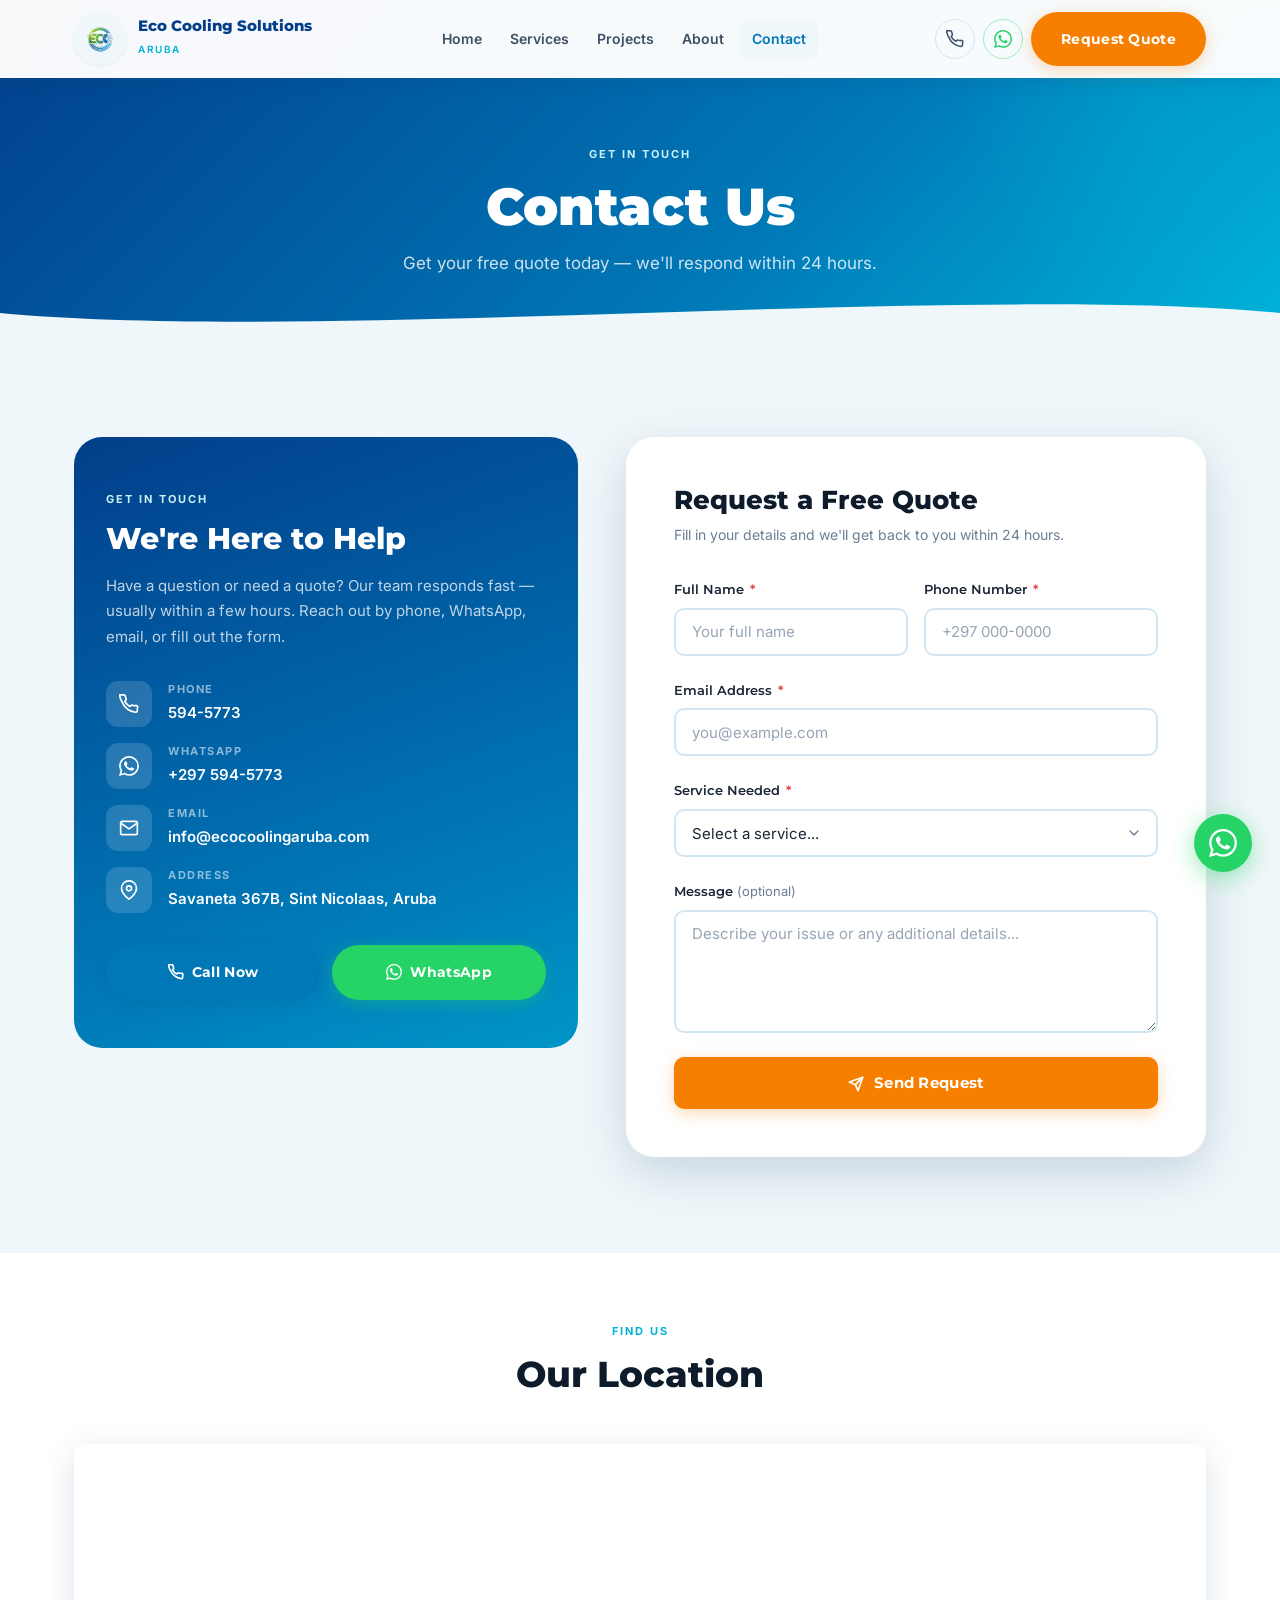
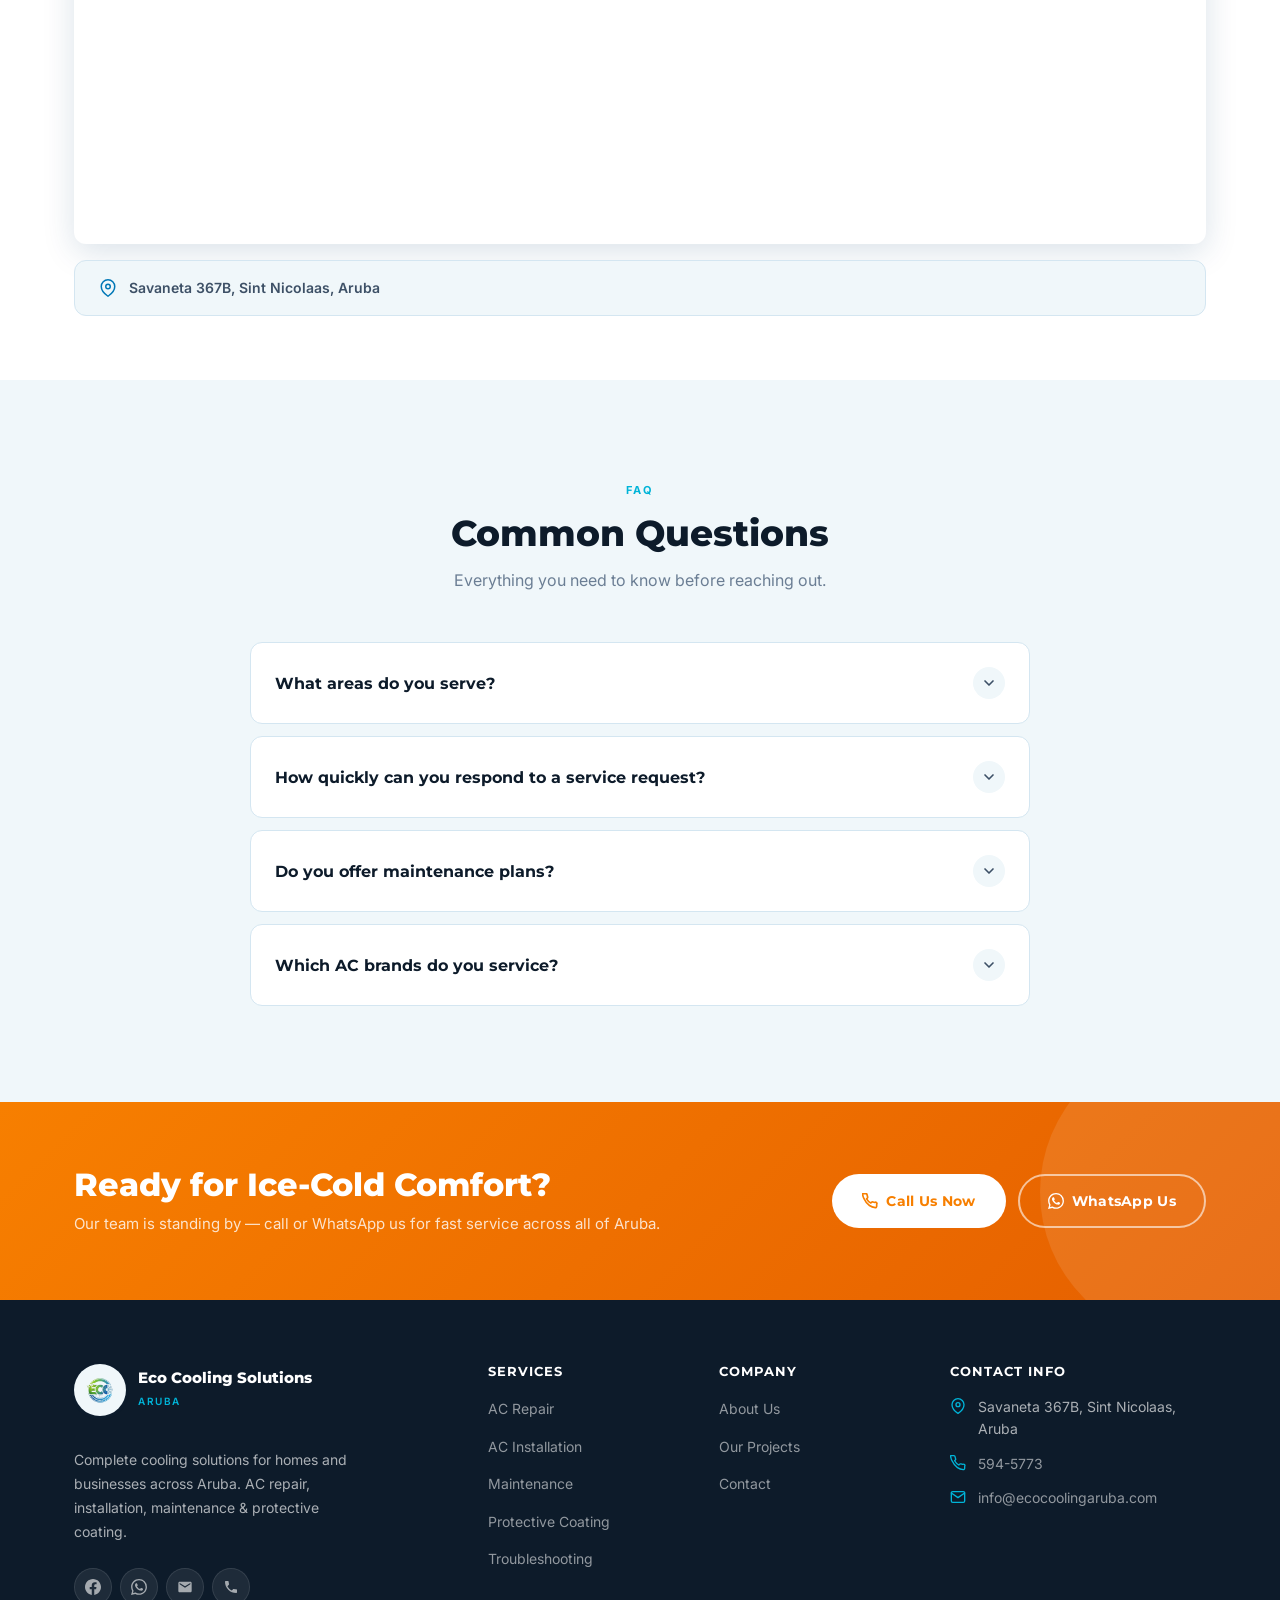
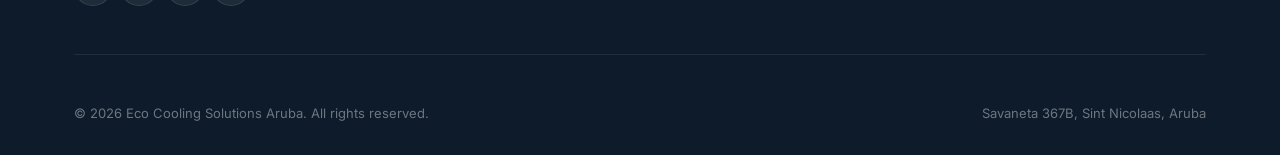
<file: contact.html>
<!DOCTYPE html>
<html lang="en">
<head>
    <meta charset="UTF-8">
    <meta name="viewport" content="width=device-width, initial-scale=1.0">
    <title>Contact Eco Cooling Solutions Aruba — Free AC Quote Within 24 Hours</title>
    <meta name="description" content="Get a free quote for AC repair, installation or maintenance in Aruba. We respond within 24 hours. Call +297 594 5773 or WhatsApp us. Located in Aruba, Caribbean." />
  <meta name="keywords" content="contact AC repair Aruba, free AC quote Aruba, air conditioning service Aruba phone, HVAC contact Aruba" />
  <link rel="canonical" href="https://ecocoolingsolutions.net/contact.html" />

  <!-- Open Graph -->
  <meta property="og:type" content="website" />
  <meta property="og:title" content="Contact Us — Eco Cooling Solutions Aruba" />
  <meta property="og:description" content="Get your free AC quote today. We respond within 24 hours. Call, WhatsApp, or fill out our form." />
  <meta property="og:url" content="https://ecocoolingsolutions.net/contact.html" />
  <meta property="og:image" content="https://ecocoolingsolutions.net/ecs-logo.png" />
  <meta property="og:site_name" content="Eco Cooling Solutions Aruba" />
  <meta property="og:locale" content="en_US" />

  <!-- Twitter Card -->
  <meta name="twitter:card" content="summary_large_image" />
  <meta name="twitter:title" content="Contact Us — Eco Cooling Solutions Aruba" />
  <meta name="twitter:description" content="Get your free AC quote today. We respond within 24 hours. Call, WhatsApp, or fill out our form." />
  <meta name="twitter:image" content="https://ecocoolingsolutions.net/ecs-logo.png" />

  <!-- Additional SEO -->
  <meta name="robots" content="index, follow" />
  <meta name="author" content="Eco Cooling Solutions Aruba" />
  <meta name="geo.region" content="AW" />
  <meta name="geo.placename" content="Aruba" />
    <link rel="preconnect" href="https://fonts.googleapis.com">
    <link rel="preconnect" href="https://fonts.gstatic.com" crossorigin>
    <link href="https://fonts.googleapis.com/css2?family=Montserrat:wght@400;500;600;700;800;900&family=Inter:wght@400;500;600&display=swap" rel="stylesheet">
    <link rel="stylesheet" href="shared.css">
    <style>
        /* ============================================================
           PAGE-SPECIFIC STYLES — contact.html
        ============================================================ */

        /* ---- Contact Section ---- */
        .contact-section {
            padding: var(--s9) 0;
            background: var(--surface);
        }
        .contact-grid {
            display: grid;
            grid-template-columns: 1fr 1.15fr;
            gap: var(--s7);
            align-items: start;
        }

        /* Left panel */
        .contact-info-panel {
            padding: var(--s7) var(--s6);
            background: linear-gradient(160deg, var(--primary-dark) 0%, var(--primary) 70%, var(--accent) 130%);
            border-radius: var(--r-xl);
            color: var(--white);
            position: sticky;
            top: 100px;
        }
        .contact-info-panel .section-label {
            color: var(--accent-light);
        }
        .contact-info-panel h2 {
            font-size: clamp(22px, 2.5vw, 30px);
            font-weight: 800;
            color: var(--white);
            margin-bottom: var(--s4);
        }
        .contact-info-panel .panel-desc {
            font-size: 15px;
            color: rgba(255,255,255,.75);
            line-height: 1.7;
            margin-bottom: var(--s6);
        }

        .contact-detail-list {
            display: flex;
            flex-direction: column;
            gap: var(--s4);
            margin-bottom: var(--s6);
            list-style: none;
        }
        .contact-detail-item {
            display: flex;
            align-items: flex-start;
            gap: var(--s4);
        }
        .contact-detail-icon {
            width: 46px;
            height: 46px;
            border-radius: var(--r-md);
            background: rgba(255,255,255,.15);
            display: flex;
            align-items: center;
            justify-content: center;
            flex-shrink: 0;
            transition: background var(--t-fast);
        }
        .contact-detail-item:hover .contact-detail-icon {
            background: rgba(255,255,255,.25);
        }
        .contact-detail-icon svg {
            width: 20px;
            height: 20px;
            stroke: var(--white);
            fill: none;
        }
        .contact-detail-icon svg.filled {
            fill: var(--white);
            stroke: none;
        }
        .contact-detail-body {
            display: flex;
            flex-direction: column;
            gap: 2px;
        }
        .contact-detail-label {
            font-size: 11px;
            font-weight: 700;
            letter-spacing: 1.5px;
            text-transform: uppercase;
            color: rgba(255,255,255,.55);
        }
        .contact-detail-value {
            font-size: 15px;
            font-weight: 600;
            color: var(--white);
        }
        .contact-detail-value a {
            color: var(--white);
            text-decoration: none;
            transition: color var(--t-fast);
        }
        .contact-detail-value a:hover {
            color: var(--accent-light);
        }

        .quick-actions {
            display: flex;
            gap: var(--s3);
            flex-wrap: wrap;
        }
        .quick-actions .btn {
            flex: 1;
            min-width: 120px;
            justify-content: center;
        }

        /* Right panel — Form card */
        .contact-form-card {
            background: var(--white);
            border-radius: var(--r-xl);
            box-shadow: var(--shadow-xl);
            padding: var(--s7);
        }
        .contact-form-card h3 {
            font-size: clamp(20px, 2.2vw, 26px);
            font-weight: 800;
            color: var(--dark);
            margin-bottom: var(--s2);
        }
        .form-card-sub {
            font-size: 14px;
            color: var(--text-light);
            margin-bottom: var(--s6);
        }

        /* Form styles */
        .form-row {
            display: grid;
            grid-template-columns: 1fr 1fr;
            gap: var(--s4);
        }
        .form-group {
            display: flex;
            flex-direction: column;
            gap: var(--s2);
            margin-bottom: var(--s5);
        }
        .form-label {
            font-size: 13px;
            font-weight: 600;
            color: var(--text);
            font-family: var(--font-head);
        }
        .form-label .required {
            color: #E53E3E;
            margin-left: 2px;
        }
        .form-input,
        .form-select,
        .form-textarea {
            width: 100%;
            height: 48px;
            padding: 0 var(--s4);
            font-family: var(--font-body);
            font-size: 15px;
            color: var(--text);
            background: var(--white);
            border: 2px solid var(--border);
            border-radius: 10px;
            transition: border-color var(--t-fast), box-shadow var(--t-fast);
            outline: none;
            appearance: none;
            -webkit-appearance: none;
        }
        .form-input:focus,
        .form-select:focus,
        .form-textarea:focus {
            border-color: var(--primary);
            box-shadow: 0 0 0 3px rgba(0,119,182,.12);
        }
        .form-input.error,
        .form-select.error,
        .form-textarea.error {
            border-color: #E53E3E;
            box-shadow: 0 0 0 3px rgba(229,62,62,.1);
        }
        .form-input::placeholder,
        .form-textarea::placeholder {
            color: var(--text-light);
            opacity: .7;
        }
        .form-select {
            background-image: url("data:image/svg+xml,%3Csvg xmlns='http://www.w3.org/2000/svg' width='16' height='16' viewBox='0 0 24 24' fill='none' stroke='%236B7E94' stroke-width='2' stroke-linecap='round' stroke-linejoin='round'%3E%3Cpolyline points='6 9 12 15 18 9'%3E%3C/polyline%3E%3C/svg%3E");
            background-repeat: no-repeat;
            background-position: right 14px center;
            padding-right: 40px;
            cursor: pointer;
        }
        .form-textarea {
            height: auto;
            padding: var(--s3) var(--s4);
            resize: vertical;
            min-height: 120px;
        }
        .field-error {
            font-size: 12px;
            font-weight: 500;
            color: #E53E3E;
            display: none;
            align-items: center;
            gap: 4px;
        }
        .field-error.visible {
            display: flex;
        }
        .field-error svg {
            width: 13px;
            height: 13px;
            flex-shrink: 0;
        }

        .btn-submit {
            width: 100%;
            height: 52px;
            font-size: 15px;
            border-radius: 10px;
            justify-content: center;
        }
        .btn-submit .spinner {
            display: none;
            width: 18px;
            height: 18px;
            border: 2px solid rgba(255,255,255,.4);
            border-top-color: var(--white);
            border-radius: 50%;
            animation: spin 0.7s linear infinite;
        }
        .btn-submit.loading .btn-label { display: none; }
        .btn-submit.loading .spinner { display: block; }
        @keyframes spin { to { transform: rotate(360deg); } }

        /* Success message */
        .form-success {
            display: none;
            flex-direction: column;
            align-items: center;
            text-align: center;
            padding: var(--s7) var(--s6);
            gap: var(--s4);
        }
        .form-success.visible {
            display: flex;
        }
        .success-icon {
            width: 72px;
            height: 72px;
            border-radius: 50%;
            background: rgba(34,197,94,.12);
            display: flex;
            align-items: center;
            justify-content: center;
        }
        .success-icon svg {
            width: 36px;
            height: 36px;
            stroke: var(--success);
            fill: none;
        }
        .form-success h4 {
            font-size: 20px;
            font-weight: 800;
            color: var(--dark);
        }
        .form-success p {
            font-size: 15px;
            color: var(--text-light);
            max-width: 320px;
        }

        /* ---- Map Section ---- */
        .map-section {
            padding: var(--s8) 0;
            background: var(--white);
        }
        .map-wrapper {
            border-radius: var(--r-md);
            overflow: hidden;
            box-shadow: var(--shadow-lg);
        }
        .map-wrapper iframe {
            width: 100%;
            height: 400px;
            display: block;
            border: none;
        }
        .map-note {
            display: flex;
            align-items: center;
            gap: var(--s3);
            margin-top: var(--s4);
            padding: var(--s4) var(--s5);
            background: var(--surface);
            border-radius: var(--r-md);
            border: 1px solid var(--border);
        }
        .map-note svg {
            width: 18px;
            height: 18px;
            color: var(--primary);
            flex-shrink: 0;
            stroke: var(--primary);
            fill: none;
        }
        .map-note span {
            font-size: 14px;
            font-weight: 600;
            color: var(--text-mid);
        }

        /* ---- FAQ Section ---- */
        .faq-section {
            padding: var(--s9) 0;
            background: var(--surface);
        }
        .faq-list {
            max-width: 780px;
            margin: 0 auto;
            display: flex;
            flex-direction: column;
            gap: var(--s3);
            list-style: none;
        }
        .faq-item {
            background: var(--white);
            border-radius: var(--r-md);
            border: 1.5px solid var(--border);
            overflow: hidden;
            transition: box-shadow var(--t-base), border-color var(--t-base);
        }
        .faq-item.open {
            border-color: var(--primary);
            box-shadow: var(--shadow-md);
        }
        .faq-trigger {
            width: 100%;
            display: flex;
            align-items: center;
            justify-content: space-between;
            gap: var(--s4);
            padding: var(--s5);
            text-align: left;
            cursor: pointer;
            background: none;
            border: none;
            font-family: var(--font-head);
            font-size: 16px;
            font-weight: 700;
            color: var(--dark);
            transition: color var(--t-fast);
            min-height: 64px;
        }
        .faq-trigger:hover {
            color: var(--primary);
        }
        .faq-item.open .faq-trigger {
            color: var(--primary);
        }
        .faq-chevron {
            width: 32px;
            height: 32px;
            border-radius: 50%;
            background: var(--surface);
            display: flex;
            align-items: center;
            justify-content: center;
            flex-shrink: 0;
            transition: background var(--t-fast), transform var(--t-base) var(--ease-out);
        }
        .faq-item.open .faq-chevron {
            background: var(--primary);
            transform: rotate(180deg);
        }
        .faq-chevron svg {
            width: 16px;
            height: 16px;
            stroke: var(--text-mid);
            fill: none;
            transition: stroke var(--t-fast);
        }
        .faq-item.open .faq-chevron svg {
            stroke: var(--white);
        }
        .faq-body {
            max-height: 0;
            overflow: hidden;
            transition: max-height 0.4s var(--ease-out);
        }
        .faq-body-inner {
            padding: 0 var(--s5) var(--s5);
            font-size: 15px;
            color: var(--text-mid);
            line-height: 1.75;
        }

        /* ---- CTA Band buttons ---- */
        .btn-outline-white {
            background: transparent;
            color: var(--white);
            border: 2px solid rgba(255,255,255,.6);
            border-radius: var(--r-full);
            padding: 14px 28px;
            font-family: var(--font-head);
            font-weight: 700;
            font-size: 14px;
            display: inline-flex;
            align-items: center;
            gap: var(--s2);
            min-height: 48px;
            cursor: pointer;
            text-decoration: none;
            transition: all var(--t-base);
            letter-spacing: .3px;
            white-space: nowrap;
        }
        .btn-outline-white:hover {
            background: rgba(255,255,255,.15);
            border-color: var(--white);
            transform: translateY(-2px);
        }

        /* ---- Responsive ---- */
        @media (max-width: 900px) {
            .contact-grid {
                grid-template-columns: 1fr;
            }
            .contact-info-panel {
                position: static;
            }
        }
        @media (max-width: 600px) {
            .form-row {
                grid-template-columns: 1fr;
            }
            .contact-form-card {
                padding: var(--s5);
            }
            .contact-info-panel {
                padding: var(--s5);
            }
            .quick-actions .btn {
                font-size: 13px;
                padding: 12px 16px;
            }
        }
    
    </style>

  <script type="application/ld+json">
  {
    "@context": "https://schema.org",
    "@type": "HVACBusiness",
    "name": "Eco Cooling Solutions",
    "alternateName": "Eco Cooling Solutions Aruba",
    "description": "Aruba's leading air conditioning specialists offering AC repair, installation, maintenance and anti-corrosion protective coating.",
    "url": "https://ecocoolingsolutions.net",
    "logo": "https://ecocoolingsolutions.net/ecs-logo.png",
    "image": "https://ecocoolingsolutions.net/ecs-logo.png",
    "telephone": "+297-594-5773",
    "email": "info@ecocoolingaruba.com",
    "address": {
      "@type": "PostalAddress",
      "addressLocality": "Aruba",
      "addressRegion": "Caribbean",
      "addressCountry": "AW"
    },
    "geo": {
      "@type": "GeoCoordinates",
      "latitude": "12.5093",
      "longitude": "-69.9688"
    },
    "openingHoursSpecification": {
      "@type": "OpeningHoursSpecification",
      "dayOfWeek": ["Monday","Tuesday","Wednesday","Thursday","Friday","Saturday"],
      "opens": "07:00",
      "closes": "18:00"
    },
    "priceRange": "$$",
    "areaServed": {
      "@type": "Place",
      "name": "Aruba"
    },
    "serviceArea": {
      "@type": "GeoCircle",
      "geoMidpoint": {
        "@type": "GeoCoordinates",
        "latitude": "12.5093",
        "longitude": "-69.9688"
      },
      "geoRadius": "50000"
    },
    "hasOfferCatalog": {
      "@type": "OfferCatalog",
      "name": "AC Services",
      "itemListElement": [
        {"@type": "Offer", "itemOffered": {"@type": "Service", "name": "AC Repair"}},
        {"@type": "Offer", "itemOffered": {"@type": "Service", "name": "AC Installation"}},
        {"@type": "Offer", "itemOffered": {"@type": "Service", "name": "AC Maintenance"}},
        {"@type": "Offer", "itemOffered": {"@type": "Service", "name": "Anti-Corrosion Protective Coating"}}
      ]
    },
    "sameAs": []
  }
  </script>
</head>
<body>


<!-- ============================================================
     HEADER
============================================================ -->
<header class="header" id="header">
    <div class="container">
        <div class="header-inner">
            <a href="index.html" class="logo" aria-label="Eco Cooling Solutions Aruba home">
                <div class="logo-img">
                    <img src="ecs-logo.png" alt="Eco Cooling Solutions logo">
                </div>
                <div>
                    <span class="logo-name">Eco Cooling Solutions</span>
                    <span class="logo-tag">Aruba</span>
                </div>
            </a>

            <nav class="nav" aria-label="Primary navigation">
                <a href="index.html">Home</a>
                <a href="services.html">Services</a>
                <a href="projects.html">Projects</a>
                <a href="about.html">About</a>
                <a href="contact.html" class="active">Contact</a>
            </nav>

            <div class="header-actions">
                <a href="tel:+2975945773" class="icon-btn" aria-label="Call us">
                    <svg xmlns="http://www.w3.org/2000/svg" viewBox="0 0 24 24" fill="none" stroke="currentColor" stroke-width="2" stroke-linecap="round" stroke-linejoin="round">
                        <path d="M22 16.92v3a2 2 0 01-2.18 2 19.79 19.79 0 01-8.63-3.07A19.5 19.5 0 013.8 9.81a19.79 19.79 0 01-3.07-8.67A2 2 0 012.7 1h3a2 2 0 012 1.72c.127.96.361 1.903.7 2.81a2 2 0 01-.45 2.11L6.91 8.69a16 16 0 006.29 6.29l1.05-1.05a2 2 0 012.11-.45c.907.339 1.85.573 2.81.7A2 2 0 0122 16.92z"/>
                    </svg>
                </a>
                <a href="https://wa.me/2975945773" target="_blank" rel="noopener" class="icon-btn wa" aria-label="WhatsApp">
                    <svg xmlns="http://www.w3.org/2000/svg" viewBox="0 0 24 24" fill="currentColor">
                        <path d="M17.472 14.382c-.297-.149-1.758-.867-2.03-.967-.273-.099-.471-.148-.67.15-.197.297-.767.966-.94 1.164-.173.199-.347.223-.644.075-.297-.15-1.255-.463-2.39-1.475-.883-.788-1.48-1.761-1.653-2.059-.173-.297-.018-.458.13-.606.134-.133.298-.347.446-.52.149-.174.198-.298.298-.497.099-.198.05-.371-.025-.52-.075-.149-.669-1.612-.916-2.207-.242-.579-.487-.5-.669-.51-.173-.008-.371-.01-.57-.01-.198 0-.52.074-.792.372-.272.297-1.04 1.016-1.04 2.479 0 1.462 1.065 2.875 1.213 3.074.149.198 2.096 3.2 5.077 4.487.709.306 1.262.489 1.694.625.712.227 1.36.195 1.871.118.571-.085 1.758-.719 2.006-1.413.248-.694.248-1.289.173-1.413-.074-.124-.272-.198-.57-.347m-5.421 7.403h-.004a9.87 9.87 0 01-5.031-1.378l-.361-.214-3.741.982.998-3.648-.235-.374a9.86 9.86 0 01-1.51-5.26c.001-5.45 4.436-9.884 9.888-9.884 2.64 0 5.122 1.03 6.988 2.898a9.825 9.825 0 012.893 6.994c-.003 5.45-4.437 9.884-9.885 9.884m8.413-18.297A11.815 11.815 0 0012.05 0C5.495 0 .16 5.335.157 11.892c0 2.096.547 4.142 1.588 5.945L.057 24l6.305-1.654a11.882 11.882 0 005.683 1.448h.005c6.554 0 11.89-5.335 11.893-11.893a11.821 11.821 0 00-3.48-8.413z"/>
                    </svg>
                </a>
                <a href="contact.html" class="btn btn-primary">Request Quote</a>
            </div>

            <button class="hamburger" id="hamburger" aria-label="Open mobile menu" aria-expanded="false">
                <span></span>
                <span></span>
                <span></span>
            </button>
        </div>
    </div>
</header>

<!-- Mobile Nav -->
<div class="mobile-nav" id="mobileNav" role="dialog" aria-label="Mobile navigation" aria-modal="true">
    <a href="index.html">Home</a>
    <a href="services.html">Services</a>
    <a href="projects.html">Projects</a>
    <a href="about.html">About</a>
    <a href="contact.html" class="active">Contact</a>
    <a href="contact.html" class="btn btn-primary">Request Quote</a>
</div>


<!-- ============================================================
     PAGE BANNER
============================================================ -->
<section class="page-banner" aria-label="Page header">
    <div class="container">
        <span class="section-label">Get In Touch</span>
        <h1>Contact Us</h1>
        <p>Get your free quote today &mdash; we'll respond within 24 hours.</p>
    </div>
    <div class="page-banner-wave">
        <svg viewBox="0 0 1440 60" xmlns="http://www.w3.org/2000/svg" preserveAspectRatio="none" aria-hidden="true">
            <path d="M0,30 C360,60 1080,0 1440,30 L1440,60 L0,60 Z" fill="#F0F7FA"/>
        </svg>
    </div>
</section>


<!-- ============================================================
     CONTACT SECTION
============================================================ -->
<section class="contact-section" id="contact" aria-label="Contact information and quote form">
    <div class="container">
        <div class="contact-grid reveal">

            <!-- LEFT: Contact Info Panel -->
            <div class="contact-info-panel">
                <span class="section-label">Get In Touch</span>
                <h2>We're Here to Help</h2>
                <p class="panel-desc">
                    Have a question or need a quote? Our team responds fast &mdash; usually within a few hours. Reach out by phone, WhatsApp, email, or fill out the form.
                </p>

                <ul class="contact-detail-list" aria-label="Contact details">
                    <li class="contact-detail-item">
                        <div class="contact-detail-icon" aria-hidden="true">
                            <svg xmlns="http://www.w3.org/2000/svg" viewBox="0 0 24 24" stroke-width="2" stroke-linecap="round" stroke-linejoin="round">
                                <path d="M22 16.92v3a2 2 0 01-2.18 2 19.79 19.79 0 01-8.63-3.07A19.5 19.5 0 013.8 9.81a19.79 19.79 0 01-3.07-8.67A2 2 0 012.7 1h3a2 2 0 012 1.72c.127.96.361 1.903.7 2.81a2 2 0 01-.45 2.11L6.91 8.69a16 16 0 006.29 6.29l1.05-1.05a2 2 0 012.11-.45c.907.339 1.85.573 2.81.7A2 2 0 0122 16.92z"/>
                            </svg>
                        </div>
                        <div class="contact-detail-body">
                            <span class="contact-detail-label">Phone</span>
                            <span class="contact-detail-value"><a href="tel:+2975945773">594-5773</a></span>
                        </div>
                    </li>
                    <li class="contact-detail-item">
                        <div class="contact-detail-icon" aria-hidden="true">
                            <svg xmlns="http://www.w3.org/2000/svg" viewBox="0 0 24 24" fill="white" stroke="none" class="filled">
                                <path d="M17.472 14.382c-.297-.149-1.758-.867-2.03-.967-.273-.099-.471-.148-.67.15-.197.297-.767.966-.94 1.164-.173.199-.347.223-.644.075-.297-.15-1.255-.463-2.39-1.475-.883-.788-1.48-1.761-1.653-2.059-.173-.297-.018-.458.13-.606.134-.133.298-.347.446-.52.149-.174.198-.298.298-.497.099-.198.05-.371-.025-.52-.075-.149-.669-1.612-.916-2.207-.242-.579-.487-.5-.669-.51-.173-.008-.371-.01-.57-.01-.198 0-.52.074-.792.372-.272.297-1.04 1.016-1.04 2.479 0 1.462 1.065 2.875 1.213 3.074.149.198 2.096 3.2 5.077 4.487.709.306 1.262.489 1.694.625.712.227 1.36.195 1.871.118.571-.085 1.758-.719 2.006-1.413.248-.694.248-1.289.173-1.413-.074-.124-.272-.198-.57-.347m-5.421 7.403h-.004a9.87 9.87 0 01-5.031-1.378l-.361-.214-3.741.982.998-3.648-.235-.374a9.86 9.86 0 01-1.51-5.26c.001-5.45 4.436-9.884 9.888-9.884 2.64 0 5.122 1.03 6.988 2.898a9.825 9.825 0 012.893 6.994c-.003 5.45-4.437 9.884-9.885 9.884m8.413-18.297A11.815 11.815 0 0012.05 0C5.495 0 .16 5.335.157 11.892c0 2.096.547 4.142 1.588 5.945L.057 24l6.305-1.654a11.882 11.882 0 005.683 1.448h.005c6.554 0 11.89-5.335 11.893-11.893a11.821 11.821 0 00-3.48-8.413z"/>
                            </svg>
                        </div>
                        <div class="contact-detail-body">
                            <span class="contact-detail-label">WhatsApp</span>
                            <span class="contact-detail-value"><a href="https://wa.me/2975945773" target="_blank" rel="noopener">+297 594-5773</a></span>
                        </div>
                    </li>
                    <li class="contact-detail-item">
                        <div class="contact-detail-icon" aria-hidden="true">
                            <svg xmlns="http://www.w3.org/2000/svg" viewBox="0 0 24 24" stroke-width="2" stroke-linecap="round" stroke-linejoin="round">
                                <path d="M4 4h16c1.1 0 2 .9 2 2v12c0 1.1-.9 2-2 2H4c-1.1 0-2-.9-2-2V6c0-1.1.9-2 2-2z"/>
                                <polyline points="22,6 12,13 2,6"/>
                            </svg>
                        </div>
                        <div class="contact-detail-body">
                            <span class="contact-detail-label">Email</span>
                            <span class="contact-detail-value"><a href="mailto:info@ecocoolingaruba.com">info@ecocoolingaruba.com</a></span>
                        </div>
                    </li>
                    <li class="contact-detail-item">
                        <div class="contact-detail-icon" aria-hidden="true">
                            <svg xmlns="http://www.w3.org/2000/svg" viewBox="0 0 24 24" stroke-width="2" stroke-linecap="round" stroke-linejoin="round">
                                <path d="M21 10c0 7-9 13-9 13s-9-6-9-13a9 9 0 0118 0z"/>
                                <circle cx="12" cy="10" r="3"/>
                            </svg>
                        </div>
                        <div class="contact-detail-body">
                            <span class="contact-detail-label">Address</span>
                            <span class="contact-detail-value">Savaneta 367B, Sint Nicolaas, Aruba</span>
                        </div>
                    </li>
                </ul>

                <div class="quick-actions">
                    <a href="tel:+2975945773" class="btn btn-blue">
                        <svg xmlns="http://www.w3.org/2000/svg" width="16" height="16" viewBox="0 0 24 24" fill="none" stroke="currentColor" stroke-width="2.5" stroke-linecap="round" stroke-linejoin="round" aria-hidden="true">
                            <path d="M22 16.92v3a2 2 0 01-2.18 2 19.79 19.79 0 01-8.63-3.07A19.5 19.5 0 013.8 9.81a19.79 19.79 0 01-3.07-8.67A2 2 0 012.7 1h3a2 2 0 012 1.72c.127.96.361 1.903.7 2.81a2 2 0 01-.45 2.11L6.91 8.69a16 16 0 006.29 6.29l1.05-1.05a2 2 0 012.11-.45c.907.339 1.85.573 2.81.7A2 2 0 0122 16.92z"/>
                        </svg>
                        Call Now
                    </a>
                    <a href="https://wa.me/2975945773" target="_blank" rel="noopener" class="btn btn-wa">
                        <svg xmlns="http://www.w3.org/2000/svg" width="16" height="16" viewBox="0 0 24 24" fill="currentColor" aria-hidden="true">
                            <path d="M17.472 14.382c-.297-.149-1.758-.867-2.03-.967-.273-.099-.471-.148-.67.15-.197.297-.767.966-.94 1.164-.173.199-.347.223-.644.075-.297-.15-1.255-.463-2.39-1.475-.883-.788-1.48-1.761-1.653-2.059-.173-.297-.018-.458.13-.606.134-.133.298-.347.446-.52.149-.174.198-.298.298-.497.099-.198.05-.371-.025-.52-.075-.149-.669-1.612-.916-2.207-.242-.579-.487-.5-.669-.51-.173-.008-.371-.01-.57-.01-.198 0-.52.074-.792.372-.272.297-1.04 1.016-1.04 2.479 0 1.462 1.065 2.875 1.213 3.074.149.198 2.096 3.2 5.077 4.487.709.306 1.262.489 1.694.625.712.227 1.36.195 1.871.118.571-.085 1.758-.719 2.006-1.413.248-.694.248-1.289.173-1.413-.074-.124-.272-.198-.57-.347m-5.421 7.403h-.004a9.87 9.87 0 01-5.031-1.378l-.361-.214-3.741.982.998-3.648-.235-.374a9.86 9.86 0 01-1.51-5.26c.001-5.45 4.436-9.884 9.888-9.884 2.64 0 5.122 1.03 6.988 2.898a9.825 9.825 0 012.893 6.994c-.003 5.45-4.437 9.884-9.885 9.884m8.413-18.297A11.815 11.815 0 0012.05 0C5.495 0 .16 5.335.157 11.892c0 2.096.547 4.142 1.588 5.945L.057 24l6.305-1.654a11.882 11.882 0 005.683 1.448h.005c6.554 0 11.89-5.335 11.893-11.893a11.821 11.821 0 00-3.48-8.413z"/>
                        </svg>
                        WhatsApp
                    </a>
                </div>
            </div>

            <!-- RIGHT: Contact Form Card -->
            <div class="contact-form-card">
                <h3>Request a Free Quote</h3>
                <p class="form-card-sub">Fill in your details and we'll get back to you within 24 hours.</p>

                <!-- Success State (hidden initially) -->
                <div class="form-success" id="formSuccess" role="alert" aria-live="polite" tabindex="-1">
                    <div class="success-icon" aria-hidden="true">
                        <svg xmlns="http://www.w3.org/2000/svg" viewBox="0 0 24 24" stroke-width="2.5" stroke-linecap="round" stroke-linejoin="round">
                            <polyline points="20 6 9 17 4 12"/>
                        </svg>
                    </div>
                    <h4>Request Sent!</h4>
                    <p>Thanks for reaching out. We'll review your request and respond within 24 hours.</p>
                    <button class="btn btn-blue" id="formResetBtn" type="button" style="border-radius:10px;">Send Another Request</button>
                </div>

                <!-- Contact Form -->
                <form id="contactForm" action="https://formsubmit.co/Info@ecocoolingaruba.com" method="POST" novalidate aria-label="Quote request form">
                    <!-- FormSubmit configuration -->
                    <input type="hidden" name="_subject" value="New Quote Request - Eco Cooling Solutions">
                    <input type="hidden" name="_captcha" value="false">
                    <input type="hidden" name="_template" value="table">
                    <input type="text" name="_honey" style="display:none">
                    <div class="form-row">
                        <div class="form-group">
                            <label class="form-label" for="inputName">
                                Full Name <span class="required" aria-hidden="true">*</span>
                            </label>
                            <input
                                class="form-input"
                                type="text"
                                id="inputName"
                                name="name"
                                autocomplete="name"
                                placeholder="Your full name"
                                required
                                aria-required="true"
                                aria-describedby="errorName"
                            >
                            <span class="field-error" id="errorName" role="alert">
                                <svg xmlns="http://www.w3.org/2000/svg" viewBox="0 0 24 24" fill="none" stroke="currentColor" stroke-width="2.5" stroke-linecap="round" stroke-linejoin="round" aria-hidden="true"><circle cx="12" cy="12" r="10"/><line x1="12" y1="8" x2="12" y2="12"/><line x1="12" y1="16" x2="12.01" y2="16"/></svg>
                                Please enter your full name.
                            </span>
                        </div>
                        <div class="form-group">
                            <label class="form-label" for="inputPhone">
                                Phone Number <span class="required" aria-hidden="true">*</span>
                            </label>
                            <input
                                class="form-input"
                                type="tel"
                                id="inputPhone"
                                name="phone"
                                autocomplete="tel"
                                placeholder="+297 000-0000"
                                required
                                aria-required="true"
                                aria-describedby="errorPhone"
                            >
                            <span class="field-error" id="errorPhone" role="alert">
                                <svg xmlns="http://www.w3.org/2000/svg" viewBox="0 0 24 24" fill="none" stroke="currentColor" stroke-width="2.5" stroke-linecap="round" stroke-linejoin="round" aria-hidden="true"><circle cx="12" cy="12" r="10"/><line x1="12" y1="8" x2="12" y2="12"/><line x1="12" y1="16" x2="12.01" y2="16"/></svg>
                                Please enter your phone number.
                            </span>
                        </div>
                    </div>

                    <div class="form-group">
                        <label class="form-label" for="inputEmail">
                            Email Address <span class="required" aria-hidden="true">*</span>
                        </label>
                        <input
                            class="form-input"
                            type="email"
                            id="inputEmail"
                            name="email"
                            autocomplete="email"
                            placeholder="you@example.com"
                            required
                            aria-required="true"
                            aria-describedby="errorEmail"
                        >
                        <span class="field-error" id="errorEmail" role="alert">
                            <svg xmlns="http://www.w3.org/2000/svg" viewBox="0 0 24 24" fill="none" stroke="currentColor" stroke-width="2.5" stroke-linecap="round" stroke-linejoin="round" aria-hidden="true"><circle cx="12" cy="12" r="10"/><line x1="12" y1="8" x2="12" y2="12"/><line x1="12" y1="16" x2="12.01" y2="16"/></svg>
                            Please enter a valid email address.
                        </span>
                    </div>

                    <div class="form-group">
                        <label class="form-label" for="inputService">
                            Service Needed <span class="required" aria-hidden="true">*</span>
                        </label>
                        <select
                            class="form-select"
                            id="inputService"
                            name="service"
                            required
                            aria-required="true"
                            aria-describedby="errorService"
                        >
                            <option value="" disabled selected>Select a service...</option>
                            <option value="repair">AC Repair</option>
                            <option value="installation">AC Installation</option>
                            <option value="maintenance">Maintenance / Service</option>
                            <option value="coating">Protective Coating</option>
                            <option value="other">Other / Not Sure</option>
                        </select>
                        <span class="field-error" id="errorService" role="alert">
                            <svg xmlns="http://www.w3.org/2000/svg" viewBox="0 0 24 24" fill="none" stroke="currentColor" stroke-width="2.5" stroke-linecap="round" stroke-linejoin="round" aria-hidden="true"><circle cx="12" cy="12" r="10"/><line x1="12" y1="8" x2="12" y2="12"/><line x1="12" y1="16" x2="12.01" y2="16"/></svg>
                            Please select a service.
                        </span>
                    </div>

                    <div class="form-group">
                        <label class="form-label" for="inputMessage">
                            Message <span style="color:var(--text-light); font-weight:400; font-family:var(--font-body);">(optional)</span>
                        </label>
                        <textarea
                            class="form-textarea"
                            id="inputMessage"
                            name="message"
                            rows="5"
                            placeholder="Describe your issue or any additional details..."
                        ></textarea>
                    </div>

                    <button type="submit" class="btn btn-primary btn-submit" id="submitBtn">
                        <span class="btn-label">
                            <svg xmlns="http://www.w3.org/2000/svg" width="16" height="16" viewBox="0 0 24 24" fill="none" stroke="currentColor" stroke-width="2.5" stroke-linecap="round" stroke-linejoin="round" aria-hidden="true" style="margin-right:6px;vertical-align:middle;"><line x1="22" y1="2" x2="11" y2="13"/><polygon points="22 2 15 22 11 13 2 9 22 2"/></svg>
                            Send Request
                        </span>
                        <span class="spinner" aria-hidden="true"></span>
                    </button>
                </form>
            </div>

        </div>
    </div>
</section>


<!-- ============================================================
     MAP SECTION
============================================================ -->
<section class="map-section" aria-label="Our location">
    <div class="container">
        <div class="section-header centered reveal">
            <span class="section-label">Find Us</span>
            <h2 class="section-title">Our Location</h2>
        </div>
        <div class="map-wrapper reveal">
            <iframe
                src="https://www.google.com/maps/embed?pb=!1m18!1m12!1m3!1d3779.0!2d-69.928!3d12.452!2m3!1f0!2f0!3f0!3m2!1i1024!2i768!4f13.1!3m3!1m2!1s0x8e8583b0d3c4e0f1%3A0x1!2sSavaneta+367B%2C+Sint+Nicolaas%2C+Aruba!5e0!3m2!1sen!2saw!4v1700000000000!5m2!1sen!2saw"
                width="100%"
                height="400"
                style="border:0;"
                allowfullscreen=""
                loading="lazy"
                referrerpolicy="no-referrer-when-downgrade"
                title="Eco Cooling Solutions Aruba location map"
            ></iframe>
        </div>
        <div class="map-note reveal">
            <svg xmlns="http://www.w3.org/2000/svg" viewBox="0 0 24 24" stroke-width="2" stroke-linecap="round" stroke-linejoin="round" aria-hidden="true">
                <path d="M21 10c0 7-9 13-9 13s-9-6-9-13a9 9 0 0118 0z"/>
                <circle cx="12" cy="10" r="3"/>
            </svg>
            <span>Savaneta 367B, Sint Nicolaas, Aruba</span>
        </div>
    </div>
</section>


<!-- ============================================================
     FAQ SECTION
============================================================ -->
<section class="faq-section" aria-labelledby="faqHeading">
    <div class="container">
        <div class="section-header centered reveal">
            <span class="section-label">FAQ</span>
            <h2 class="section-title" id="faqHeading">Common Questions</h2>
            <p class="section-sub">Everything you need to know before reaching out.</p>
        </div>

        <ul class="faq-list reveal" role="list">
            <li class="faq-item">
                <button
                    class="faq-trigger"
                    type="button"
                    aria-expanded="false"
                    aria-controls="faqBody1"
                    id="faqTrigger1"
                >
                    What areas do you serve?
                    <span class="faq-chevron" aria-hidden="true">
                        <svg xmlns="http://www.w3.org/2000/svg" viewBox="0 0 24 24" stroke-width="2.5" stroke-linecap="round" stroke-linejoin="round">
                            <polyline points="6 9 12 15 18 9"/>
                        </svg>
                    </span>
                </button>
                <div class="faq-body" id="faqBody1" role="region" aria-labelledby="faqTrigger1">
                    <div class="faq-body-inner">
                        We serve all of Aruba &mdash; from Oranjestad and Noord to San Nicolas, Santa Cruz, Savaneta, and everything in between. No matter where you are on the island, our technicians can reach you. Same-day availability is common for urgent repairs.
                    </div>
                </div>
            </li>

            <li class="faq-item">
                <button
                    class="faq-trigger"
                    type="button"
                    aria-expanded="false"
                    aria-controls="faqBody2"
                    id="faqTrigger2"
                >
                    How quickly can you respond to a service request?
                    <span class="faq-chevron" aria-hidden="true">
                        <svg xmlns="http://www.w3.org/2000/svg" viewBox="0 0 24 24" stroke-width="2.5" stroke-linecap="round" stroke-linejoin="round">
                            <polyline points="6 9 12 15 18 9"/>
                        </svg>
                    </span>
                </button>
                <div class="faq-body" id="faqBody2" role="region" aria-labelledby="faqTrigger2">
                    <div class="faq-body-inner">
                        For urgent AC breakdowns we aim for same-day service. For standard installations and maintenance, we typically schedule within 1&ndash;2 business days. After you submit a request or contact us by phone or WhatsApp, we'll confirm your appointment quickly &mdash; usually within a few hours.
                    </div>
                </div>
            </li>

            <li class="faq-item">
                <button
                    class="faq-trigger"
                    type="button"
                    aria-expanded="false"
                    aria-controls="faqBody3"
                    id="faqTrigger3"
                >
                    Do you offer maintenance plans?
                    <span class="faq-chevron" aria-hidden="true">
                        <svg xmlns="http://www.w3.org/2000/svg" viewBox="0 0 24 24" stroke-width="2.5" stroke-linecap="round" stroke-linejoin="round">
                            <polyline points="6 9 12 15 18 9"/>
                        </svg>
                    </span>
                </button>
                <div class="faq-body" id="faqBody3" role="region" aria-labelledby="faqTrigger3">
                    <div class="faq-body-inner">
                        Yes! We offer flexible preventive maintenance plans for both residential and commercial clients. Plans include regular filter cleaning, coil inspections, refrigerant level checks, and system diagnostics. Keeping your AC serviced regularly extends its lifespan and keeps energy costs down. Contact us to discuss a plan that fits your needs and budget.
                    </div>
                </div>
            </li>

            <li class="faq-item">
                <button
                    class="faq-trigger"
                    type="button"
                    aria-expanded="false"
                    aria-controls="faqBody4"
                    id="faqTrigger4"
                >
                    Which AC brands do you service?
                    <span class="faq-chevron" aria-hidden="true">
                        <svg xmlns="http://www.w3.org/2000/svg" viewBox="0 0 24 24" stroke-width="2.5" stroke-linecap="round" stroke-linejoin="round">
                            <polyline points="6 9 12 15 18 9"/>
                        </svg>
                    </span>
                </button>
                <div class="faq-body" id="faqBody4" role="region" aria-labelledby="faqTrigger4">
                    <div class="faq-body-inner">
                        Our certified technicians are trained to work on 13+ brands, including Daikin, Mitsubishi, LG, Samsung, Carrier, Trane, Fujitsu, Panasonic, Gree, Haier, Midea, York, and Lennox. Whether you have a mini-split, central AC, cassette unit, or multi-zone system &mdash; we've got it covered.
                    </div>
                </div>
            </li>
        </ul>
    </div>
</section>


<!-- ============================================================
     CTA BAND
============================================================ -->
<section class="cta-band reveal" aria-label="Call to action">
    <div class="container">
        <div class="cta-band-inner">
            <div>
                <h2>Ready for Ice-Cold Comfort?</h2>
                <p>Our team is standing by &mdash; call or WhatsApp us for fast service across all of Aruba.</p>
            </div>
            <div class="cta-band-btns">
                <a href="tel:+2975945773" class="btn btn-white-solid">
                    <svg xmlns="http://www.w3.org/2000/svg" width="16" height="16" viewBox="0 0 24 24" fill="none" stroke="currentColor" stroke-width="2.5" stroke-linecap="round" stroke-linejoin="round" aria-hidden="true">
                        <path d="M22 16.92v3a2 2 0 01-2.18 2 19.79 19.79 0 01-8.63-3.07A19.5 19.5 0 013.8 9.81a19.79 19.79 0 01-3.07-8.67A2 2 0 012.7 1h3a2 2 0 012 1.72c.127.96.361 1.903.7 2.81a2 2 0 01-.45 2.11L6.91 8.69a16 16 0 006.29 6.29l1.05-1.05a2 2 0 012.11-.45c.907.339 1.85.573 2.81.7A2 2 0 0122 16.92z"/>
                    </svg>
                    Call Us Now
                </a>
                <a href="https://wa.me/2975945773" target="_blank" rel="noopener" class="btn-outline-white">
                    <svg xmlns="http://www.w3.org/2000/svg" width="16" height="16" viewBox="0 0 24 24" fill="currentColor" aria-hidden="true">
                        <path d="M17.472 14.382c-.297-.149-1.758-.867-2.03-.967-.273-.099-.471-.148-.67.15-.197.297-.767.966-.94 1.164-.173.199-.347.223-.644.075-.297-.15-1.255-.463-2.39-1.475-.883-.788-1.48-1.761-1.653-2.059-.173-.297-.018-.458.13-.606.134-.133.298-.347.446-.52.149-.174.198-.298.298-.497.099-.198.05-.371-.025-.52-.075-.149-.669-1.612-.916-2.207-.242-.579-.487-.5-.669-.51-.173-.008-.371-.01-.57-.01-.198 0-.52.074-.792.372-.272.297-1.04 1.016-1.04 2.479 0 1.462 1.065 2.875 1.213 3.074.149.198 2.096 3.2 5.077 4.487.709.306 1.262.489 1.694.625.712.227 1.36.195 1.871.118.571-.085 1.758-.719 2.006-1.413.248-.694.248-1.289.173-1.413-.074-.124-.272-.198-.57-.347m-5.421 7.403h-.004a9.87 9.87 0 01-5.031-1.378l-.361-.214-3.741.982.998-3.648-.235-.374a9.86 9.86 0 01-1.51-5.26c.001-5.45 4.436-9.884 9.888-9.884 2.64 0 5.122 1.03 6.988 2.898a9.825 9.825 0 012.893 6.994c-.003 5.45-4.437 9.884-9.885 9.884m8.413-18.297A11.815 11.815 0 0012.05 0C5.495 0 .16 5.335.157 11.892c0 2.096.547 4.142 1.588 5.945L.057 24l6.305-1.654a11.882 11.882 0 005.683 1.448h.005c6.554 0 11.89-5.335 11.893-11.893a11.821 11.821 0 00-3.48-8.413z"/>
                    </svg>
                    WhatsApp Us
                </a>
            </div>
        </div>
    </div>
</section>


<!-- ============================================================
     FOOTER
============================================================ -->
<footer class="footer">
    <div class="container">
        <div class="footer-grid">

            <!-- Brand -->
            <div>
                <a href="index.html" class="logo" aria-label="Eco Cooling Solutions Aruba home" style="margin-bottom:var(--s4);display:inline-flex;">
                    <div class="logo-img">
                        <img src="ecs-logo.png" alt="Eco Cooling Solutions logo">
                    </div>
                    <div>
                        <span class="logo-name" style="color:var(--white);">Eco Cooling Solutions</span>
                        <span class="logo-tag">Aruba</span>
                    </div>
                </a>
                <p class="footer-brand-desc">Complete cooling solutions for homes and businesses across Aruba. AC repair, installation, maintenance &amp; protective coating.</p>
                <div class="footer-social">
                    <a href="https://www.facebook.com/ecsaruba/" target="_blank" rel="noopener" aria-label="Facebook">
                        <svg xmlns="http://www.w3.org/2000/svg" viewBox="0 0 24 24"><path d="M24 12.073c0-6.627-5.373-12-12-12s-12 5.373-12 12c0 5.99 4.388 10.954 10.125 11.854v-8.385H7.078v-3.47h3.047V9.43c0-3.007 1.792-4.669 4.533-4.669 1.312 0 2.686.235 2.686.235v2.953H15.83c-1.491 0-1.956.925-1.956 1.874v2.25h3.328l-.532 3.47h-2.796v8.385C19.612 23.027 24 18.062 24 12.073z"/></svg>
                    </a>
                    <a href="https://wa.me/2975945773" target="_blank" rel="noopener" aria-label="WhatsApp">
                        <svg xmlns="http://www.w3.org/2000/svg" viewBox="0 0 24 24"><path d="M17.472 14.382c-.297-.149-1.758-.867-2.03-.967-.273-.099-.471-.148-.67.15-.197.297-.767.966-.94 1.164-.173.199-.347.223-.644.075-.297-.15-1.255-.463-2.39-1.475-.883-.788-1.48-1.761-1.653-2.059-.173-.297-.018-.458.13-.606.134-.133.298-.347.446-.52.149-.174.198-.298.298-.497.099-.198.05-.371-.025-.52-.075-.149-.669-1.612-.916-2.207-.242-.579-.487-.5-.669-.51-.173-.008-.371-.01-.57-.01-.198 0-.52.074-.792.372-.272.297-1.04 1.016-1.04 2.479 0 1.462 1.065 2.875 1.213 3.074.149.198 2.096 3.2 5.077 4.487.709.306 1.262.489 1.694.625.712.227 1.36.195 1.871.118.571-.085 1.758-.719 2.006-1.413.248-.694.248-1.289.173-1.413-.074-.124-.272-.198-.57-.347m-5.421 7.403h-.004a9.87 9.87 0 01-5.031-1.378l-.361-.214-3.741.982.998-3.648-.235-.374a9.86 9.86 0 01-1.51-5.26c.001-5.45 4.436-9.884 9.888-9.884 2.64 0 5.122 1.03 6.988 2.898a9.825 9.825 0 012.893 6.994c-.003 5.45-4.437 9.884-9.885 9.884m8.413-18.297A11.815 11.815 0 0012.05 0C5.495 0 .16 5.335.157 11.892c0 2.096.547 4.142 1.588 5.945L.057 24l6.305-1.654a11.882 11.882 0 005.683 1.448h.005c6.554 0 11.89-5.335 11.893-11.893a11.821 11.821 0 00-3.48-8.413z"/></svg>
                    </a>
                    <a href="mailto:info@ecocoolingaruba.com" aria-label="Email">
                        <svg xmlns="http://www.w3.org/2000/svg" viewBox="0 0 24 24"><path d="M20 4H4c-1.1 0-1.99.9-1.99 2L2 18c0 1.1.9 2 2 2h16c1.1 0 2-.9 2-2V6c0-1.1-.9-2-2-2zm0 4l-8 5-8-5V6l8 5 8-5v2z"/></svg>
                    </a>
                    <a href="tel:+2975945773" aria-label="Phone">
                        <svg xmlns="http://www.w3.org/2000/svg" viewBox="0 0 24 24"><path d="M6.62 10.79c1.44 2.83 3.76 5.14 6.59 6.59l2.2-2.2c.27-.27.67-.36 1.02-.24 1.12.37 2.33.57 3.57.57.55 0 1 .45 1 1V20c0 .55-.45 1-1 1-9.39 0-17-7.61-17-17 0-.55.45-1 1-1h3.5c.55 0 1 .45 1 1 0 1.25.2 2.45.57 3.57.11.35.03.74-.25 1.02l-2.2 2.2z"/></svg>
                    </a>
                </div>
            </div>

            <!-- Services -->
            <div class="footer-col">
                <h4>Services</h4>
                <ul>
                    <li><a href="services.html">AC Repair</a></li>
                    <li><a href="services.html">AC Installation</a></li>
                    <li><a href="services.html">Maintenance</a></li>
                    <li><a href="services.html">Protective Coating</a></li>
                    <li><a href="services.html">Troubleshooting</a></li>
                </ul>
            </div>

            <!-- Company -->
            <div class="footer-col">
                <h4>Company</h4>
                <ul>
                    <li><a href="about.html">About Us</a></li>
                    <li><a href="projects.html">Our Projects</a></li>
                    <li><a href="contact.html">Contact</a></li>
                </ul>
            </div>

            <!-- Contact Info -->
            <div class="footer-col">
                <h4>Contact Info</h4>
                <div class="footer-contact-item">
                    <svg xmlns="http://www.w3.org/2000/svg" viewBox="0 0 24 24" fill="none" stroke="currentColor" stroke-width="2" stroke-linecap="round" stroke-linejoin="round" aria-hidden="true">
                        <path d="M21 10c0 7-9 13-9 13s-9-6-9-13a9 9 0 0118 0z"/><circle cx="12" cy="10" r="3"/>
                    </svg>
                    <span>Savaneta 367B, Sint Nicolaas, Aruba</span>
                </div>
                <div class="footer-contact-item">
                    <svg xmlns="http://www.w3.org/2000/svg" viewBox="0 0 24 24" fill="none" stroke="currentColor" stroke-width="2" stroke-linecap="round" stroke-linejoin="round" aria-hidden="true">
                        <path d="M22 16.92v3a2 2 0 01-2.18 2 19.79 19.79 0 01-8.63-3.07A19.5 19.5 0 013.8 9.81a19.79 19.79 0 01-3.07-8.67A2 2 0 012.7 1h3a2 2 0 012 1.72c.127.96.361 1.903.7 2.81a2 2 0 01-.45 2.11L6.91 8.69a16 16 0 006.29 6.29l1.05-1.05a2 2 0 012.11-.45c.907.339 1.85.573 2.81.7A2 2 0 0122 16.92z"/>
                    </svg>
                    <a href="tel:+2975945773" style="color:rgba(255,255,255,.55);">594-5773</a>
                </div>
                <div class="footer-contact-item">
                    <svg xmlns="http://www.w3.org/2000/svg" viewBox="0 0 24 24" fill="none" stroke="currentColor" stroke-width="2" stroke-linecap="round" stroke-linejoin="round" aria-hidden="true">
                        <path d="M4 4h16c1.1 0 2 .9 2 2v12c0 1.1-.9 2-2 2H4c-1.1 0-2-.9-2-2V6c0-1.1.9-2 2-2z"/><polyline points="22,6 12,13 2,6"/>
                    </svg>
                    <a href="mailto:info@ecocoolingaruba.com" style="color:rgba(255,255,255,.55);">info@ecocoolingaruba.com</a>
                </div>
            </div>

        </div>
        <div class="footer-bottom">
            <p>&copy; 2026 Eco Cooling Solutions Aruba. All rights reserved.</p>
            <p>Savaneta 367B, Sint Nicolaas, Aruba</p>
        </div>
    </div>
</footer>


<!-- ============================================================
     WHATSAPP FLOAT
============================================================ -->
<a href="https://wa.me/2975945773" target="_blank" rel="noopener" class="wa-float" aria-label="Chat with us on WhatsApp" title="Chat on WhatsApp">
    <svg xmlns="http://www.w3.org/2000/svg" viewBox="0 0 24 24">
        <path d="M17.472 14.382c-.297-.149-1.758-.867-2.03-.967-.273-.099-.471-.148-.67.15-.197.297-.767.966-.94 1.164-.173.199-.347.223-.644.075-.297-.15-1.255-.463-2.39-1.475-.883-.788-1.48-1.761-1.653-2.059-.173-.297-.018-.458.13-.606.134-.133.298-.347.446-.52.149-.174.198-.298.298-.497.099-.198.05-.371-.025-.52-.075-.149-.669-1.612-.916-2.207-.242-.579-.487-.5-.669-.51-.173-.008-.371-.01-.57-.01-.198 0-.52.074-.792.372-.272.297-1.04 1.016-1.04 2.479 0 1.462 1.065 2.875 1.213 3.074.149.198 2.096 3.2 5.077 4.487.709.306 1.262.489 1.694.625.712.227 1.36.195 1.871.118.571-.085 1.758-.719 2.006-1.413.248-.694.248-1.289.173-1.413-.074-.124-.272-.198-.57-.347m-5.421 7.403h-.004a9.87 9.87 0 01-5.031-1.378l-.361-.214-3.741.982.998-3.648-.235-.374a9.86 9.86 0 01-1.51-5.26c.001-5.45 4.436-9.884 9.888-9.884 2.64 0 5.122 1.03 6.988 2.898a9.825 9.825 0 012.893 6.994c-.003 5.45-4.437 9.884-9.885 9.884m8.413-18.297A11.815 11.815 0 0012.05 0C5.495 0 .16 5.335.157 11.892c0 2.096.547 4.142 1.588 5.945L.057 24l6.305-1.654a11.882 11.882 0 005.683 1.448h.005c6.554 0 11.89-5.335 11.893-11.893a11.821 11.821 0 00-3.48-8.413z"/>
    </svg>
</a>


<!-- ============================================================
     JAVASCRIPT
============================================================ -->
<script>
(function () {
    'use strict';

    /* ---- Header scroll effect ---- */
    var header = document.getElementById('header');
    function onScroll() {
        header.classList.toggle('scrolled', window.scrollY > 20);
    }
    window.addEventListener('scroll', onScroll, { passive: true });
    onScroll();

    /* ---- Hamburger / Mobile Nav ---- */
    var hamburger = document.getElementById('hamburger');
    var mobileNav  = document.getElementById('mobileNav');

    function openMenu() {
        hamburger.classList.add('open');
        mobileNav.classList.add('open');
        hamburger.setAttribute('aria-expanded', 'true');
        document.body.style.overflow = 'hidden';
    }
    function closeMenu() {
        hamburger.classList.remove('open');
        mobileNav.classList.remove('open');
        hamburger.setAttribute('aria-expanded', 'false');
        document.body.style.overflow = '';
    }

    hamburger.addEventListener('click', function () {
        mobileNav.classList.contains('open') ? closeMenu() : openMenu();
    });

    document.addEventListener('keydown', function (e) {
        if (e.key === 'Escape' && mobileNav.classList.contains('open')) closeMenu();
    });

    mobileNav.querySelectorAll('a').forEach(function (link) {
        link.addEventListener('click', closeMenu);
    });

    /* ---- Scroll Reveal ---- */
    var revealObserver = new IntersectionObserver(function (entries) {
        entries.forEach(function (entry) {
            if (entry.isIntersecting) {
                entry.target.classList.add('visible');
                revealObserver.unobserve(entry.target);
            }
        });
    }, { threshold: 0.1 });

    document.querySelectorAll('.reveal').forEach(function (el) {
        revealObserver.observe(el);
    });

    /* ---- FAQ Accordion ---- */
    document.querySelectorAll('.faq-trigger').forEach(function (trigger) {
        trigger.addEventListener('click', function () {
            var item   = trigger.closest('.faq-item');
            var bodyEl = document.getElementById(trigger.getAttribute('aria-controls'));
            var isOpen = item.classList.contains('open');

            // Close all open items
            document.querySelectorAll('.faq-item.open').forEach(function (openItem) {
                openItem.classList.remove('open');
                openItem.querySelector('.faq-trigger').setAttribute('aria-expanded', 'false');
                openItem.querySelector('.faq-body').style.maxHeight = '0';
            });

            // Open clicked item if it was closed
            if (!isOpen) {
                item.classList.add('open');
                trigger.setAttribute('aria-expanded', 'true');
                bodyEl.style.maxHeight = bodyEl.scrollHeight + 'px';
            }
        });
    });

    /* ---- Form Validation helpers ---- */
    var validators = [
        {
            inputId: 'inputName',
            errorId: 'errorName',
            check: function (v) { return v.trim().length > 1; }
        },
        {
            inputId: 'inputPhone',
            errorId: 'errorPhone',
            check: function (v) { return v.trim().length > 0; }
        },
        {
            inputId: 'inputEmail',
            errorId: 'errorEmail',
            check: function (v) { return /^[^\s@]+@[^\s@]+\.[^\s@]+$/.test(v.trim()); }
        },
        {
            inputId: 'inputService',
            errorId: 'errorService',
            check: function (v) { return v !== ''; }
        }
    ];

    function showError(inputId, errorId) {
        var el = document.getElementById(inputId);
        var err = document.getElementById(errorId);
        if (el)  el.classList.add('error');
        if (err) err.classList.add('visible');
    }
    function clearError(inputId, errorId) {
        var el = document.getElementById(inputId);
        var err = document.getElementById(errorId);
        if (el)  el.classList.remove('error');
        if (err) err.classList.remove('visible');
    }

    // Live validation: clear error on valid input, show on blur if still invalid
    validators.forEach(function (v) {
        var input = document.getElementById(v.inputId);
        if (!input) return;
        input.addEventListener('input', function () {
            if (v.check(input.value)) clearError(v.inputId, v.errorId);
        });
        input.addEventListener('blur', function () {
            if (input.value !== '' && !v.check(input.value)) {
                showError(v.inputId, v.errorId);
            }
        });
    });

    /* ---- Form Submission ---- */
    var contactForm  = document.getElementById('contactForm');
    var submitBtn    = document.getElementById('submitBtn');
    var formSuccess  = document.getElementById('formSuccess');
    var formResetBtn = document.getElementById('formResetBtn');

    if (contactForm) {
        contactForm.addEventListener('submit', function (e) {
            e.preventDefault();

            var valid = true;
            var firstErrorInput = null;

            validators.forEach(function (v) {
                var input = document.getElementById(v.inputId);
                if (!input) return;
                if (!v.check(input.value)) {
                    showError(v.inputId, v.errorId);
                    valid = false;
                    if (!firstErrorInput) firstErrorInput = input;
                } else {
                    clearError(v.inputId, v.errorId);
                }
            });

            if (!valid) {
                if (firstErrorInput) firstErrorInput.focus();
                return;
            }

            // Enter loading state
            submitBtn.classList.add('loading');
            submitBtn.disabled = true;

            // Send form data to FormSubmit
            var formData = new FormData(contactForm);

            fetch(contactForm.action, {
                method: 'POST',
                body: formData,
                headers: { 'Accept': 'application/json' }
            })
            .then(function (response) {
                submitBtn.classList.remove('loading');
                submitBtn.disabled = false;

                if (response.ok) {
                    // Hide form, show success
                    contactForm.style.display = 'none';
                    formSuccess.classList.add('visible');
                    formSuccess.focus();
                } else {
                    alert('Something went wrong. Please try again or contact us directly by phone.');
                }
            })
            .catch(function () {
                submitBtn.classList.remove('loading');
                submitBtn.disabled = false;
                alert('Connection error. Please check your internet and try again, or contact us directly by phone.');
            });
        });
    }

    if (formResetBtn) {
        formResetBtn.addEventListener('click', function () {
            if (contactForm) {
                contactForm.reset();
                contactForm.style.display = '';
            }
            validators.forEach(function (v) { clearError(v.inputId, v.errorId); });
            formSuccess.classList.remove('visible');
            var firstInput = document.getElementById('inputName');
            if (firstInput) firstInput.focus();
        });
    }

})();
</script>


</body>
</html>
</file>
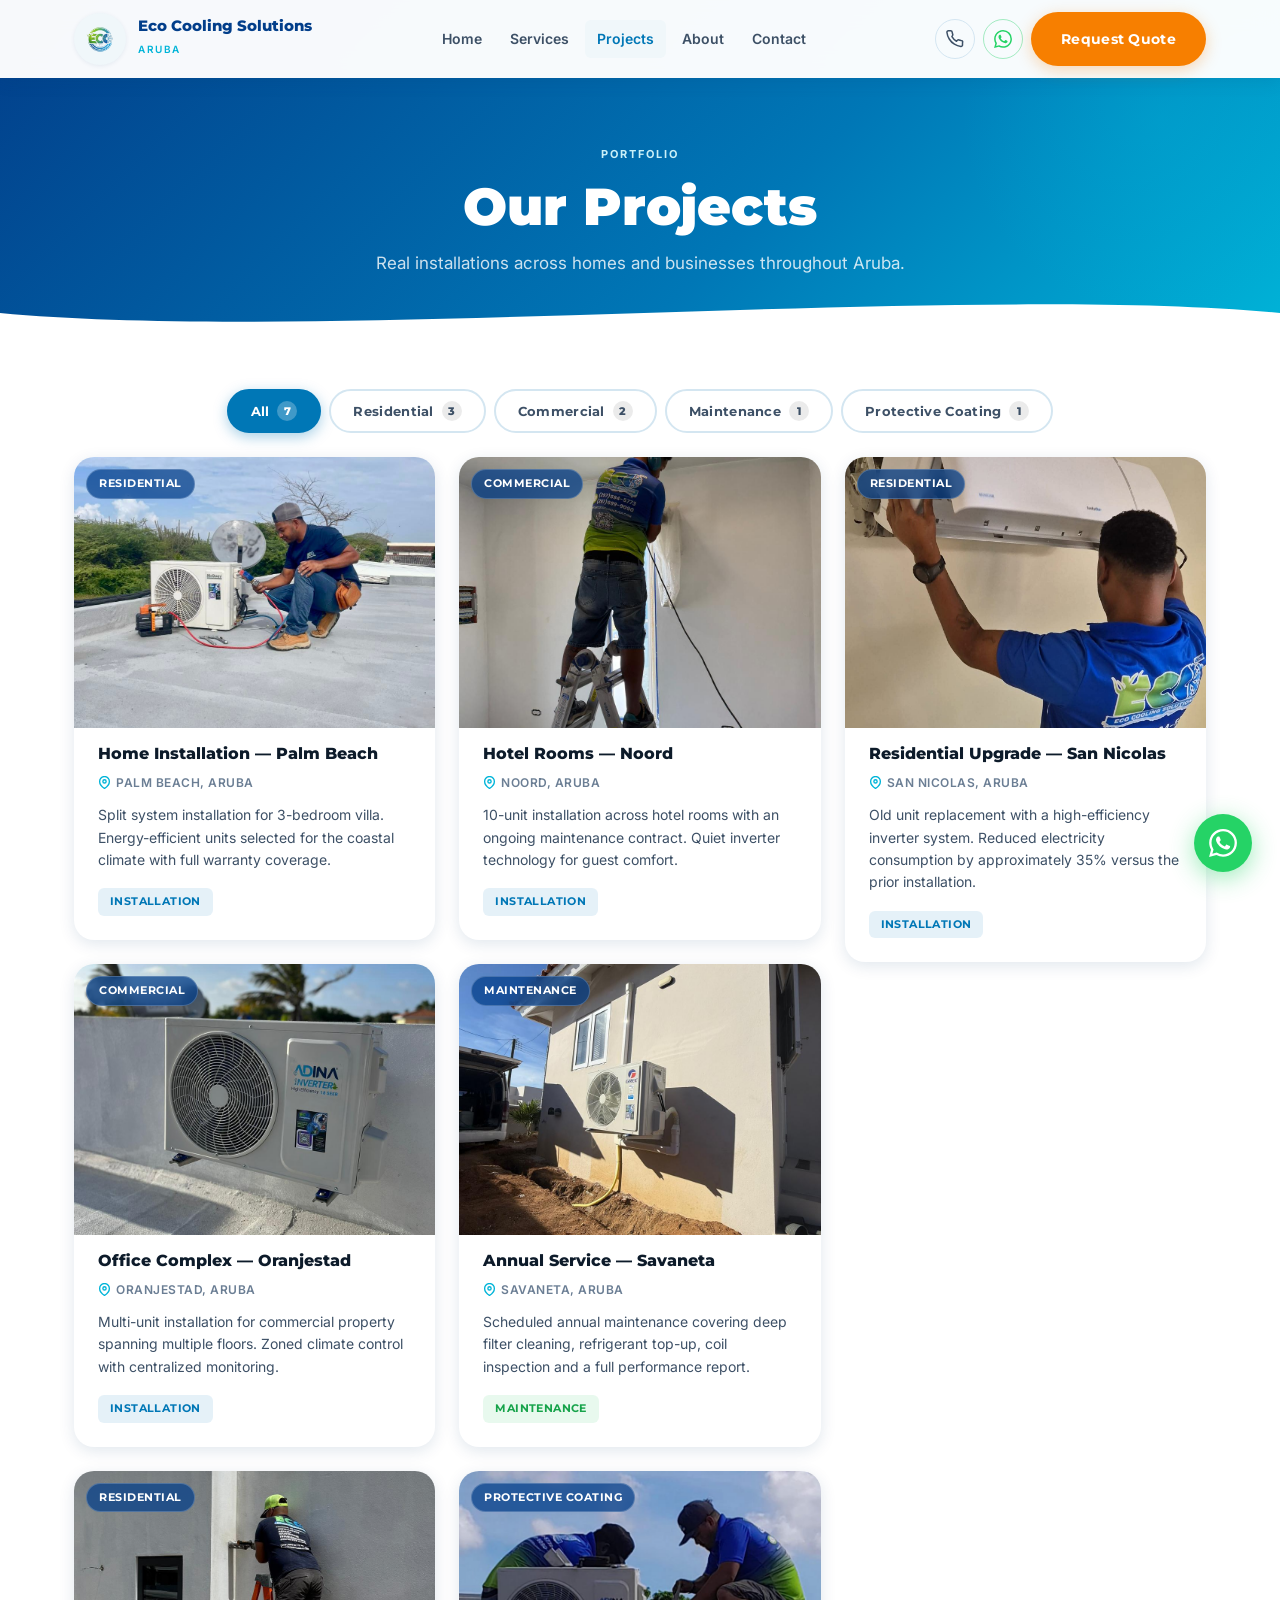
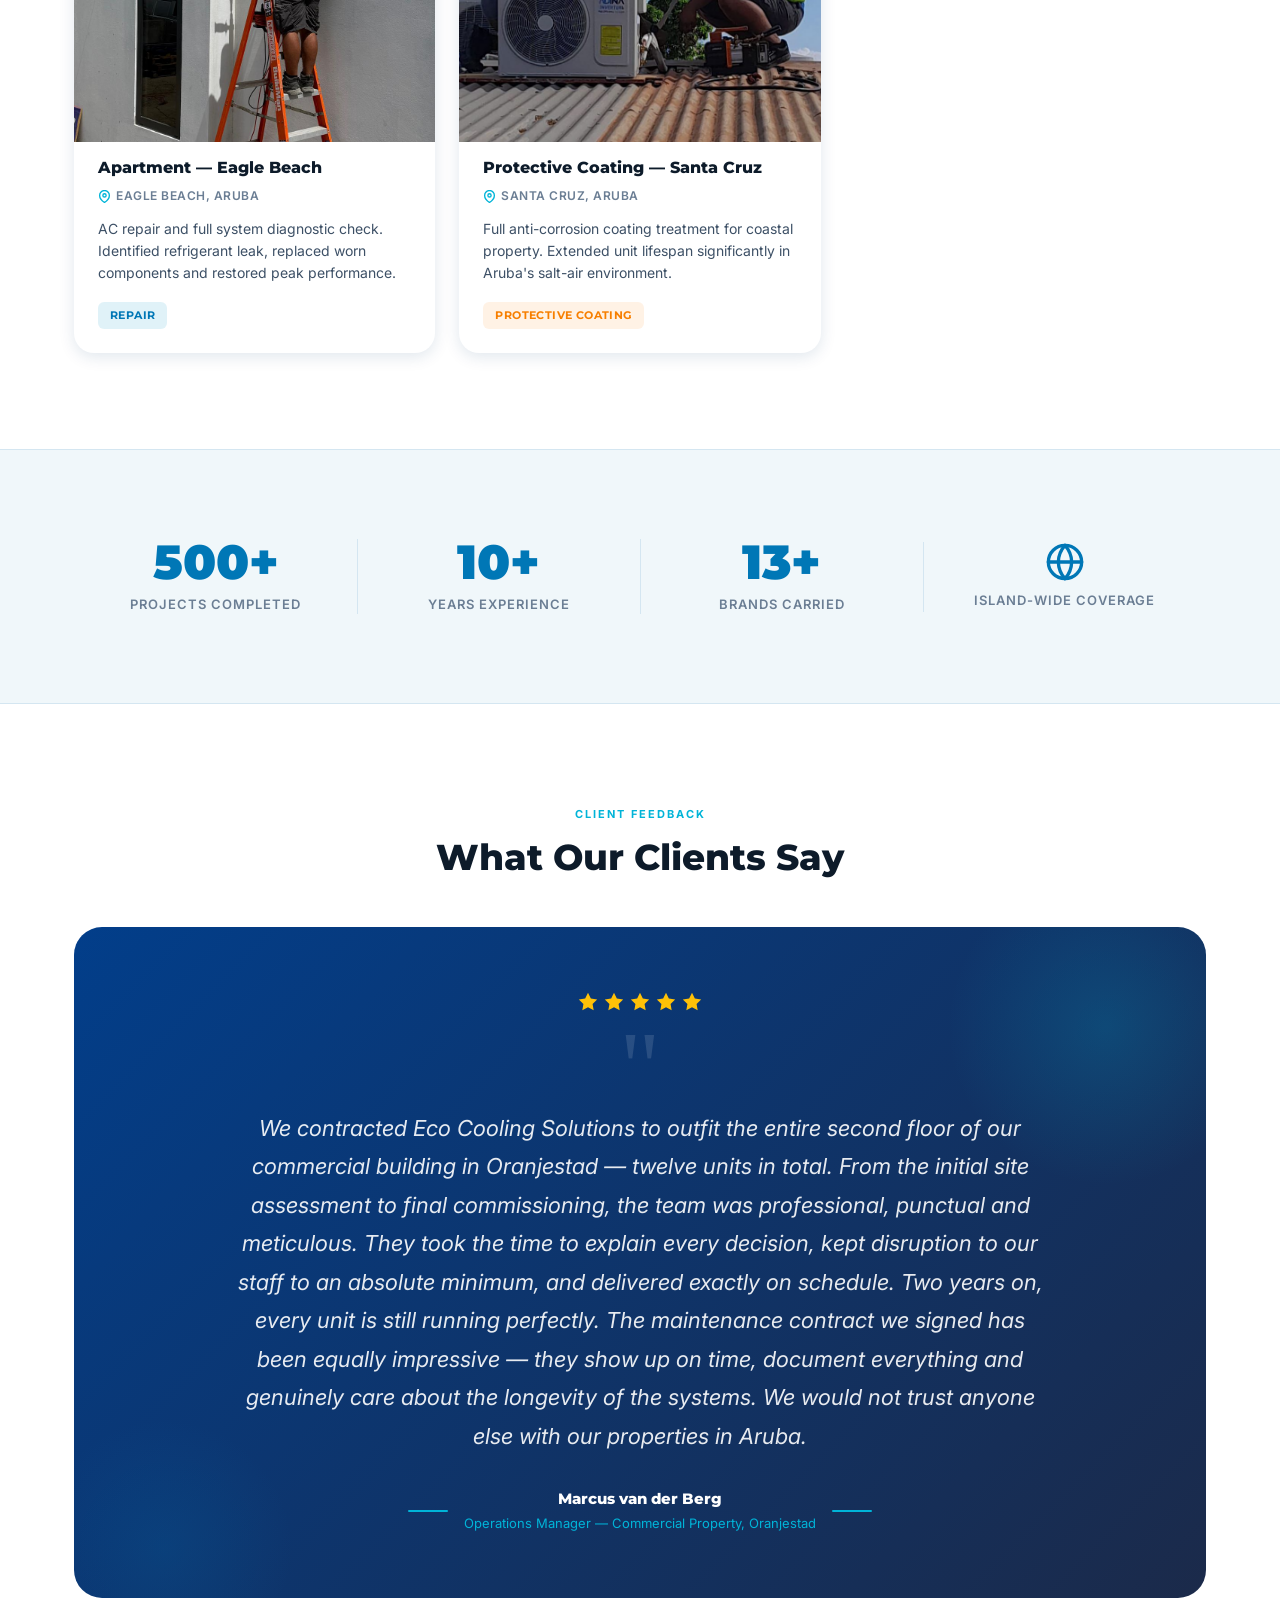
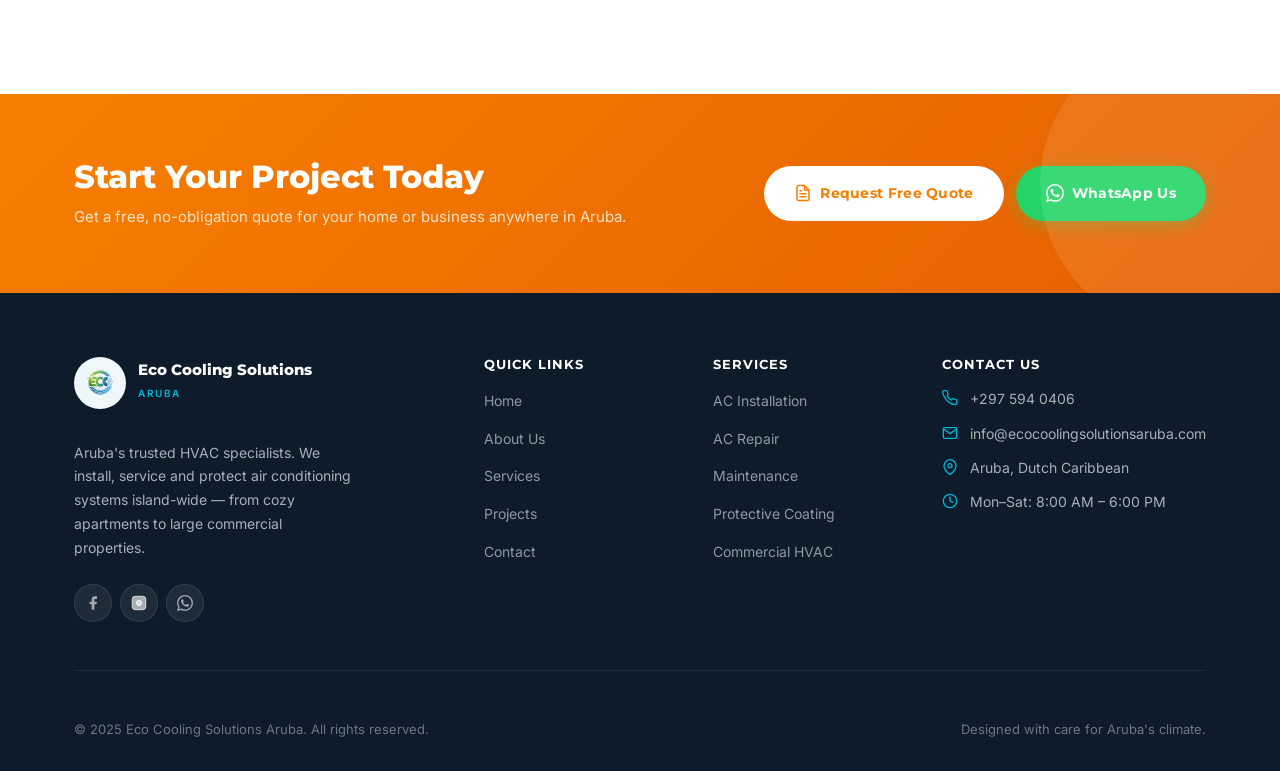
<file: projects.html>
<!DOCTYPE html>
<html lang="en">
<head>
    <meta charset="UTF-8">
    <meta name="viewport" content="width=device-width, initial-scale=1.0">
    <title>Our AC Projects in Aruba — Real Installations & Repairs | Eco Cooling Solutions</title>
    <meta name="description" content="Browse real AC installation, repair, maintenance and protective coating projects completed across homes and businesses in Aruba by Eco Cooling Solutions." />
  <meta name="keywords" content="AC installation projects Aruba, air conditioning portfolio, HVAC projects Aruba, AC repair examples Aruba" />
  <link rel="canonical" href="https://ecocoolingsolutions.net/projects.html" />

  <!-- Open Graph -->
  <meta property="og:type" content="website" />
  <meta property="og:title" content="Our Projects — Eco Cooling Solutions Aruba" />
  <meta property="og:description" content="See real AC installations, repairs, and maintenance projects completed across Aruba. Quality work you can trust." />
  <meta property="og:url" content="https://ecocoolingsolutions.net/projects.html" />
  <meta property="og:image" content="https://ecocoolingsolutions.net/ecs-logo.png" />
  <meta property="og:site_name" content="Eco Cooling Solutions Aruba" />
  <meta property="og:locale" content="en_US" />

  <!-- Twitter Card -->
  <meta name="twitter:card" content="summary_large_image" />
  <meta name="twitter:title" content="Our Projects — Eco Cooling Solutions Aruba" />
  <meta name="twitter:description" content="See real AC installations, repairs, and maintenance projects completed across Aruba. Quality work you can trust." />
  <meta name="twitter:image" content="https://ecocoolingsolutions.net/ecs-logo.png" />

  <!-- Additional SEO -->
  <meta name="robots" content="index, follow" />
  <meta name="author" content="Eco Cooling Solutions Aruba" />
  <meta name="geo.region" content="AW" />
  <meta name="geo.placename" content="Aruba" />
    <link rel="preconnect" href="https://fonts.googleapis.com">
    <link rel="preconnect" href="https://fonts.gstatic.com" crossorigin>
    <link href="https://fonts.googleapis.com/css2?family=Montserrat:wght@400;500;600;700;800;900&family=Inter:wght@400;500;600&display=swap" rel="stylesheet">
    <link rel="stylesheet" href="shared.css">

    <style>
        /* ============================================================
           PAGE-LEVEL STYLES — projects.html
        ============================================================ */

        /* ---- Filter Bar ---- */
        .filter-section {
            padding: var(--s7) 0 var(--s5);
        }
        .filter-bar {
            display: flex;
            flex-wrap: wrap;
            gap: var(--s2);
            justify-content: center;
        }
        .filter-pill {
            display: inline-flex;
            align-items: center;
            gap: var(--s2);
            padding: 10px 22px;
            min-height: 44px;
            border-radius: var(--r-full);
            font-family: var(--font-head);
            font-size: 13px;
            font-weight: 700;
            letter-spacing: .3px;
            cursor: pointer;
            border: 2px solid var(--border);
            background: var(--white);
            color: var(--text-mid);
            transition: all var(--t-base) var(--ease-out);
            user-select: none;
        }
        .filter-pill:hover {
            border-color: var(--primary);
            color: var(--primary);
            background: var(--surface);
        }
        .filter-pill.active {
            background: var(--primary);
            border-color: var(--primary);
            color: var(--white);
            box-shadow: 0 4px 14px rgba(0,119,182,.35);
        }
        .filter-pill .pill-count {
            display: inline-flex;
            align-items: center;
            justify-content: center;
            width: 20px;
            height: 20px;
            border-radius: 50%;
            font-size: 11px;
            font-weight: 800;
            background: rgba(0,0,0,.08);
            transition: background var(--t-fast);
        }
        .filter-pill.active .pill-count {
            background: rgba(255,255,255,.25);
        }

        /* ---- Projects Grid ---- */
        .projects-section {
            padding-bottom: var(--s9);
        }
        .projects-grid {
            columns: 3;
            column-gap: var(--s5);
        }
        .project-card {
            break-inside: avoid;
            margin-bottom: var(--s5);
            border-radius: var(--r-lg);
            overflow: hidden;
            background: var(--white);
            box-shadow: var(--shadow-md);
            transition: opacity 0.35s var(--ease-out), transform 0.35s var(--ease-out), box-shadow var(--t-base) var(--ease-out);
            position: relative;
        }
        .project-card:hover {
            transform: translateY(-6px);
            box-shadow: var(--shadow-xl);
        }
        /* Filter hide state */
        .project-card.hidden {
            opacity: 0;
            pointer-events: none;
            height: 0;
            overflow: hidden;
            margin: 0;
            padding: 0;
        }

        /* Card image wrapper */
        .card-img-wrap {
            position: relative;
            overflow: hidden;
        }
        .card-img-wrap img {
            width: 100%;
            aspect-ratio: 4/3;
            object-fit: cover;
            display: block;
            transition: transform 0.5s var(--ease-out);
        }
        .project-card:hover .card-img-wrap img {
            transform: scale(1.06);
        }
        /* Dark gradient overlay on hover */
        .card-img-wrap::after {
            content: '';
            position: absolute;
            inset: 0;
            background: linear-gradient(to top, rgba(2,30,70,.75) 0%, rgba(2,30,70,.1) 50%, transparent 100%);
            opacity: 0;
            transition: opacity 0.35s var(--ease-out);
        }
        .project-card:hover .card-img-wrap::after {
            opacity: 1;
        }
        /* Category chip top-left */
        .card-category-chip {
            position: absolute;
            top: var(--s3);
            left: var(--s3);
            z-index: 2;
            padding: 5px 12px;
            border-radius: var(--r-full);
            font-family: var(--font-head);
            font-size: 11px;
            font-weight: 700;
            letter-spacing: .5px;
            text-transform: uppercase;
            background: rgba(2,62,138,.72);
            backdrop-filter: blur(6px);
            -webkit-backdrop-filter: blur(6px);
            color: var(--white);
            border: 1px solid rgba(255,255,255,.2);
        }

        /* Card body */
        .card-body {
            padding: var(--s4) var(--s5) var(--s5);
        }
        .card-title {
            font-family: var(--font-head);
            font-size: 16px;
            font-weight: 800;
            color: var(--dark);
            margin-bottom: var(--s2);
            line-height: 1.3;
        }
        .card-location {
            display: flex;
            align-items: center;
            gap: 5px;
            font-size: 12px;
            font-weight: 600;
            color: var(--text-light);
            margin-bottom: var(--s3);
            text-transform: uppercase;
            letter-spacing: .5px;
        }
        .card-location svg {
            width: 13px;
            height: 13px;
            color: var(--accent);
            flex-shrink: 0;
        }
        .card-desc {
            font-size: 14px;
            color: var(--text-mid);
            line-height: 1.6;
            margin-bottom: var(--s4);
        }
        .card-service-badge {
            display: inline-flex;
            align-items: center;
            gap: var(--s2);
            padding: 5px 12px;
            border-radius: var(--r-sm);
            font-family: var(--font-head);
            font-size: 11px;
            font-weight: 700;
            letter-spacing: .4px;
            text-transform: uppercase;
        }
        .badge-installation { background: rgba(0,119,182,.1);  color: var(--primary); }
        .badge-repair       { background: rgba(0,150,199,.12); color: #0077B6; }
        .badge-maintenance  { background: rgba(34,197,94,.1);  color: #16A34A; }
        .badge-coating      { background: rgba(247,127,0,.1);  color: var(--cta); }

        /* ---- Stats Band ---- */
        .stats-band {
            background: var(--surface);
            padding: var(--s8) 0;
            border-top: 1px solid var(--border);
            border-bottom: 1px solid var(--border);
        }
        .stats-inner {
            display: flex;
            align-items: center;
            justify-content: center;
            gap: 0;
            flex-wrap: wrap;
        }
        .stat-item {
            flex: 1;
            min-width: 160px;
            text-align: center;
            padding: var(--s5) var(--s6);
            position: relative;
        }
        .stat-item + .stat-item::before {
            content: '';
            position: absolute;
            left: 0;
            top: 20%;
            height: 60%;
            width: 1px;
            background: var(--border);
        }
        .stat-number {
            font-family: var(--font-head);
            font-size: clamp(32px, 4vw, 48px);
            font-weight: 900;
            color: var(--primary);
            line-height: 1;
            margin-bottom: var(--s2);
        }
        .stat-label {
            font-size: 13px;
            font-weight: 600;
            color: var(--text-light);
            text-transform: uppercase;
            letter-spacing: 1px;
        }

        /* ---- Testimonial Highlight ---- */
        .testimonial-section {
            padding: var(--s9) 0;
            background: var(--white);
        }
        .testimonial-card {
            background: linear-gradient(135deg, var(--primary-dark) 0%, #1B2A4A 100%);
            border-radius: var(--r-xl);
            padding: var(--s8) var(--s9);
            position: relative;
            overflow: hidden;
        }
        .testimonial-card::before {
            content: '';
            position: absolute;
            top: -60px; right: -60px;
            width: 320px; height: 320px;
            border-radius: 50%;
            background: radial-gradient(circle, rgba(0,180,216,.18), transparent 70%);
            pointer-events: none;
        }
        .testimonial-card::after {
            content: '';
            position: absolute;
            bottom: -80px; left: -40px;
            width: 260px; height: 260px;
            border-radius: 50%;
            background: radial-gradient(circle, rgba(0,119,182,.15), transparent 70%);
            pointer-events: none;
        }
        .testimonial-inner {
            position: relative;
            z-index: 1;
            max-width: 820px;
            margin: 0 auto;
            text-align: center;
        }
        .testimonial-stars {
            display: flex;
            justify-content: center;
            gap: 4px;
            margin-bottom: var(--s5);
        }
        .testimonial-stars svg {
            width: 22px;
            height: 22px;
            fill: #FFC107;
        }
        .testimonial-quote-mark {
            font-family: Georgia, serif;
            font-size: 100px;
            line-height: .6;
            color: rgba(255,255,255,.12);
            display: block;
            margin-bottom: var(--s3);
            user-select: none;
        }
        .testimonial-text {
            font-size: clamp(17px, 2.2vw, 22px);
            font-weight: 400;
            color: rgba(255,255,255,.9);
            line-height: 1.75;
            margin-bottom: var(--s6);
            font-style: italic;
        }
        .testimonial-author {
            display: flex;
            align-items: center;
            justify-content: center;
            gap: var(--s4);
        }
        .testimonial-author-divider {
            width: 40px;
            height: 2px;
            background: var(--accent);
            border-radius: var(--r-full);
            flex-shrink: 0;
        }
        .testimonial-author-name {
            font-family: var(--font-head);
            font-size: 15px;
            font-weight: 800;
            color: var(--white);
        }
        .testimonial-author-role {
            font-size: 13px;
            color: var(--accent);
            margin-top: 2px;
        }

        /* ---- Responsive ---- */
        @media (max-width: 1024px) {
            .projects-grid { columns: 2; }
            .stat-item + .stat-item::before { display: none; }
        }
        @media (max-width: 767px) {
            .projects-grid { columns: 1; }
            .testimonial-card { padding: var(--s6) var(--s5); }
            .stats-inner { flex-direction: column; }
        }
        @media (max-width: 480px) {
            .filter-pill { font-size: 12px; padding: 9px 16px; }
        }
    
    </style>

  <script type="application/ld+json">
  {
    "@context": "https://schema.org",
    "@type": "HVACBusiness",
    "name": "Eco Cooling Solutions",
    "alternateName": "Eco Cooling Solutions Aruba",
    "description": "Aruba's leading air conditioning specialists offering AC repair, installation, maintenance and anti-corrosion protective coating.",
    "url": "https://ecocoolingsolutions.net",
    "logo": "https://ecocoolingsolutions.net/ecs-logo.png",
    "image": "https://ecocoolingsolutions.net/ecs-logo.png",
    "telephone": "+297-594-5773",
    "email": "info@ecocoolingaruba.com",
    "address": {
      "@type": "PostalAddress",
      "addressLocality": "Aruba",
      "addressRegion": "Caribbean",
      "addressCountry": "AW"
    },
    "geo": {
      "@type": "GeoCoordinates",
      "latitude": "12.5093",
      "longitude": "-69.9688"
    },
    "openingHoursSpecification": {
      "@type": "OpeningHoursSpecification",
      "dayOfWeek": ["Monday","Tuesday","Wednesday","Thursday","Friday","Saturday"],
      "opens": "07:00",
      "closes": "18:00"
    },
    "priceRange": "$$",
    "areaServed": {
      "@type": "Place",
      "name": "Aruba"
    },
    "serviceArea": {
      "@type": "GeoCircle",
      "geoMidpoint": {
        "@type": "GeoCoordinates",
        "latitude": "12.5093",
        "longitude": "-69.9688"
      },
      "geoRadius": "50000"
    },
    "hasOfferCatalog": {
      "@type": "OfferCatalog",
      "name": "AC Services",
      "itemListElement": [
        {"@type": "Offer", "itemOffered": {"@type": "Service", "name": "AC Repair"}},
        {"@type": "Offer", "itemOffered": {"@type": "Service", "name": "AC Installation"}},
        {"@type": "Offer", "itemOffered": {"@type": "Service", "name": "AC Maintenance"}},
        {"@type": "Offer", "itemOffered": {"@type": "Service", "name": "Anti-Corrosion Protective Coating"}}
      ]
    },
    "sameAs": []
  }
  </script>
</head>
<body>


    <!-- ============================================================
         HEADER
    ============================================================ -->
    <header class="header" id="header">
        <div class="container">
            <div class="header-inner">

                <!-- Logo -->
                <a href="index.html" class="logo" aria-label="Eco Cooling Solutions — Home">
                    <div class="logo-img">
                        <img src="ecs-logo.png" alt="Eco Cooling Solutions logo" width="52" height="52">
                    </div>
                    <div>
                        <span class="logo-name">Eco Cooling Solutions</span>
                        <span class="logo-tag">Aruba</span>
                    </div>
                </a>

                <!-- Desktop Nav -->
                <nav class="nav" aria-label="Main navigation">
                    <a href="index.html">Home</a>
                    <a href="services.html">Services</a>
                    <a href="projects.html" class="active">Projects</a>
                    <a href="about.html">About</a>
                    <a href="contact.html">Contact</a>
                </nav>

                <!-- Actions -->
                <div class="header-actions">
                    <!-- Phone -->
                    <a href="tel:+2975945773" class="icon-btn" aria-label="Call us">
                        <svg xmlns="http://www.w3.org/2000/svg" viewBox="0 0 24 24" fill="none" stroke="currentColor" stroke-width="2" stroke-linecap="round" stroke-linejoin="round" aria-hidden="true">
                            <path d="M22 16.92v3a2 2 0 0 1-2.18 2 19.79 19.79 0 0 1-8.63-3.07A19.5 19.5 0 0 1 4.34 12a19.79 19.79 0 0 1-3.07-8.67A2 2 0 0 1 3.24 1h3a2 2 0 0 1 2 1.72c.127.96.361 1.903.7 2.81a2 2 0 0 1-.45 2.11L7.91 8.91a16 16 0 0 0 6.08 6.08l1.27-1.27a2 2 0 0 1 2.11-.45c.907.339 1.85.573 2.81.7A2 2 0 0 1 22 16.92z"/>
                        </svg>
                    </a>
                    <!-- WhatsApp -->
                    <a href="https://wa.me/2975945773" class="icon-btn wa" target="_blank" rel="noopener" aria-label="WhatsApp us">
                        <svg xmlns="http://www.w3.org/2000/svg" viewBox="0 0 24 24" fill="currentColor" aria-hidden="true">
                            <path d="M17.472 14.382c-.297-.149-1.758-.867-2.03-.967-.273-.099-.471-.148-.67.15-.197.297-.767.966-.94 1.164-.173.199-.347.223-.644.075-.297-.15-1.255-.463-2.39-1.475-.883-.788-1.48-1.761-1.653-2.059-.173-.297-.018-.458.13-.606.134-.133.298-.347.446-.52.149-.174.198-.298.298-.497.099-.198.05-.371-.025-.52-.075-.149-.669-1.612-.916-2.207-.242-.579-.487-.5-.669-.51-.173-.008-.371-.01-.57-.01-.198 0-.52.074-.792.372-.272.297-1.04 1.016-1.04 2.479 0 1.462 1.065 2.875 1.213 3.074.149.198 2.096 3.2 5.077 4.487.709.306 1.262.489 1.694.625.712.227 1.36.195 1.871.118.571-.085 1.758-.719 2.006-1.413.248-.694.248-1.289.173-1.413-.074-.124-.272-.198-.57-.347zm-5.421 7.403h-.004a9.87 9.87 0 0 1-5.031-1.378l-.361-.214-3.741.982.998-3.648-.235-.374a9.86 9.86 0 0 1-1.51-5.26c.001-5.45 4.436-9.884 9.888-9.884 2.64 0 5.122 1.03 6.988 2.898a9.825 9.825 0 0 1 2.893 6.994c-.003 5.45-4.437 9.884-9.885 9.884zm8.413-18.297A11.815 11.815 0 0 0 12.05 0C5.495 0 .16 5.335.157 11.892c0 2.096.547 4.142 1.588 5.945L.057 24l6.305-1.654a11.882 11.882 0 0 0 5.683 1.448h.005c6.554 0 11.89-5.335 11.893-11.893a11.821 11.821 0 0 0-3.48-8.413z"/>
                        </svg>
                    </a>
                    <!-- CTA Button -->
                    <a href="contact.html" class="btn btn-primary">Request Quote</a>
                </div>

                <!-- Hamburger -->
                <button class="hamburger" id="hamburger" aria-label="Open menu" aria-expanded="false" aria-controls="mobileNav">
                    <span></span>
                    <span></span>
                    <span></span>
                </button>

            </div>
        </div>
    </header>

    <!-- Mobile Nav -->
    <nav class="mobile-nav" id="mobileNav" aria-label="Mobile navigation">
        <a href="index.html">Home</a>
        <a href="services.html">Services</a>
        <a href="projects.html" class="active">Projects</a>
        <a href="about.html">About</a>
        <a href="contact.html">Contact</a>
        <a href="contact.html" class="btn btn-primary" style="margin-top: var(--s5);">Request Quote</a>
    </nav>


    <!-- ============================================================
         PAGE BANNER
    ============================================================ -->
    <section class="page-banner">
        <div class="container">
            <span class="section-label">Portfolio</span>
            <h1>Our Projects</h1>
            <p>Real installations across homes and businesses throughout Aruba.</p>
        </div>
        <div class="page-banner-wave">
            <svg viewBox="0 0 1440 60" preserveAspectRatio="none" xmlns="http://www.w3.org/2000/svg" aria-hidden="true">
                <path d="M0,30 C360,60 1080,0 1440,30 L1440,60 L0,60 Z" fill="#ffffff"/>
            </svg>
        </div>
    </section>


    <!-- ============================================================
         FILTER BAR
    ============================================================ -->
    <section class="filter-section" aria-label="Filter projects">
        <div class="container">
            <div class="filter-bar" role="group" aria-label="Project category filters">
                <button class="filter-pill active" data-filter="all" aria-pressed="true">
                    All
                    <span class="pill-count">7</span>
                </button>
                <button class="filter-pill" data-filter="residential" aria-pressed="false">
                    Residential
                    <span class="pill-count">3</span>
                </button>
                <button class="filter-pill" data-filter="commercial" aria-pressed="false">
                    Commercial
                    <span class="pill-count">2</span>
                </button>
                <button class="filter-pill" data-filter="maintenance" aria-pressed="false">
                    Maintenance
                    <span class="pill-count">1</span>
                </button>
                <button class="filter-pill" data-filter="coating" aria-pressed="false">
                    Protective Coating
                    <span class="pill-count">1</span>
                </button>
            </div>
        </div>
    </section>


    <!-- ============================================================
         PROJECTS GRID
    ============================================================ -->
    <section class="projects-section" aria-label="Project portfolio">
        <div class="container">
            <div class="projects-grid" id="projectsGrid">

                <!-- Card 1 — Residential -->
                <article class="project-card reveal" data-category="residential">
                    <div class="card-img-wrap">
                        <img src="eco 1.jpeg" alt="Home AC installation at Palm Beach villa" loading="lazy">
                        <span class="card-category-chip">Residential</span>
                    </div>
                    <div class="card-body">
                        <h3 class="card-title">Home Installation — Palm Beach</h3>
                        <p class="card-location">
                            <svg xmlns="http://www.w3.org/2000/svg" viewBox="0 0 24 24" fill="none" stroke="currentColor" stroke-width="2.5" stroke-linecap="round" stroke-linejoin="round" aria-hidden="true"><path d="M21 10c0 7-9 13-9 13S3 17 3 10a9 9 0 0 1 18 0z"/><circle cx="12" cy="10" r="3"/></svg>
                            Palm Beach, Aruba
                        </p>
                        <p class="card-desc">Split system installation for 3-bedroom villa. Energy-efficient units selected for the coastal climate with full warranty coverage.</p>
                        <span class="card-service-badge badge-installation">Installation</span>
                    </div>
                </article>

                <!-- Card 2 — Commercial -->
                <article class="project-card reveal reveal-delay-1" data-category="commercial">
                    <div class="card-img-wrap">
                        <img src="eco 2.jpeg" alt="Multi-unit AC installation at Oranjestad office complex" loading="lazy">
                        <span class="card-category-chip">Commercial</span>
                    </div>
                    <div class="card-body">
                        <h3 class="card-title">Office Complex — Oranjestad</h3>
                        <p class="card-location">
                            <svg xmlns="http://www.w3.org/2000/svg" viewBox="0 0 24 24" fill="none" stroke="currentColor" stroke-width="2.5" stroke-linecap="round" stroke-linejoin="round" aria-hidden="true"><path d="M21 10c0 7-9 13-9 13S3 17 3 10a9 9 0 0 1 18 0z"/><circle cx="12" cy="10" r="3"/></svg>
                            Oranjestad, Aruba
                        </p>
                        <p class="card-desc">Multi-unit installation for commercial property spanning multiple floors. Zoned climate control with centralized monitoring.</p>
                        <span class="card-service-badge badge-installation">Installation</span>
                    </div>
                </article>

                <!-- Card 3 — Residential (Repair) -->
                <article class="project-card reveal reveal-delay-2" data-category="residential">
                    <div class="card-img-wrap">
                        <img src="eco 3.jpeg" alt="AC repair and system check at Eagle Beach apartment" loading="lazy">
                        <span class="card-category-chip">Residential</span>
                    </div>
                    <div class="card-body">
                        <h3 class="card-title">Apartment — Eagle Beach</h3>
                        <p class="card-location">
                            <svg xmlns="http://www.w3.org/2000/svg" viewBox="0 0 24 24" fill="none" stroke="currentColor" stroke-width="2.5" stroke-linecap="round" stroke-linejoin="round" aria-hidden="true"><path d="M21 10c0 7-9 13-9 13S3 17 3 10a9 9 0 0 1 18 0z"/><circle cx="12" cy="10" r="3"/></svg>
                            Eagle Beach, Aruba
                        </p>
                        <p class="card-desc">AC repair and full system diagnostic check. Identified refrigerant leak, replaced worn components and restored peak performance.</p>
                        <span class="card-service-badge badge-repair">Repair</span>
                    </div>
                </article>

                <!-- Card 4 — Commercial -->
                <article class="project-card reveal" data-category="commercial">
                    <div class="card-img-wrap">
                        <img src="eco 4.jpeg" alt="10-unit hotel room AC installation in Noord" loading="lazy">
                        <span class="card-category-chip">Commercial</span>
                    </div>
                    <div class="card-body">
                        <h3 class="card-title">Hotel Rooms — Noord</h3>
                        <p class="card-location">
                            <svg xmlns="http://www.w3.org/2000/svg" viewBox="0 0 24 24" fill="none" stroke="currentColor" stroke-width="2.5" stroke-linecap="round" stroke-linejoin="round" aria-hidden="true"><path d="M21 10c0 7-9 13-9 13S3 17 3 10a9 9 0 0 1 18 0z"/><circle cx="12" cy="10" r="3"/></svg>
                            Noord, Aruba
                        </p>
                        <p class="card-desc">10-unit installation across hotel rooms with an ongoing maintenance contract. Quiet inverter technology for guest comfort.</p>
                        <span class="card-service-badge badge-installation">Installation</span>
                    </div>
                </article>

                <!-- Card 5 — Maintenance -->
                <article class="project-card reveal reveal-delay-1" data-category="maintenance">
                    <div class="card-img-wrap">
                        <img src="eco 5.jpeg" alt="Annual AC service and filter replacement in Savaneta" loading="lazy">
                        <span class="card-category-chip">Maintenance</span>
                    </div>
                    <div class="card-body">
                        <h3 class="card-title">Annual Service — Savaneta</h3>
                        <p class="card-location">
                            <svg xmlns="http://www.w3.org/2000/svg" viewBox="0 0 24 24" fill="none" stroke="currentColor" stroke-width="2.5" stroke-linecap="round" stroke-linejoin="round" aria-hidden="true"><path d="M21 10c0 7-9 13-9 13S3 17 3 10a9 9 0 0 1 18 0z"/><circle cx="12" cy="10" r="3"/></svg>
                            Savaneta, Aruba
                        </p>
                        <p class="card-desc">Scheduled annual maintenance covering deep filter cleaning, refrigerant top-up, coil inspection and a full performance report.</p>
                        <span class="card-service-badge badge-maintenance">Maintenance</span>
                    </div>
                </article>

                <!-- Card 6 — Protective Coating -->
                <article class="project-card reveal reveal-delay-2" data-category="coating">
                    <div class="card-img-wrap">
                        <img src="eco 6.jpeg" alt="Anti-corrosion protective coating in Santa Cruz" loading="lazy">
                        <span class="card-category-chip">Protective Coating</span>
                    </div>
                    <div class="card-body">
                        <h3 class="card-title">Protective Coating — Santa Cruz</h3>
                        <p class="card-location">
                            <svg xmlns="http://www.w3.org/2000/svg" viewBox="0 0 24 24" fill="none" stroke="currentColor" stroke-width="2.5" stroke-linecap="round" stroke-linejoin="round" aria-hidden="true"><path d="M21 10c0 7-9 13-9 13S3 17 3 10a9 9 0 0 1 18 0z"/><circle cx="12" cy="10" r="3"/></svg>
                            Santa Cruz, Aruba
                        </p>
                        <p class="card-desc">Full anti-corrosion coating treatment for coastal property. Extended unit lifespan significantly in Aruba's salt-air environment.</p>
                        <span class="card-service-badge badge-coating">Protective Coating</span>
                    </div>
                </article>

                <!-- Card 7 — Residential -->
                <article class="project-card reveal" data-category="residential">
                    <div class="card-img-wrap">
                        <img src="eco 7.jpeg" alt="Residential AC upgrade in San Nicolas" loading="lazy">
                        <span class="card-category-chip">Residential</span>
                    </div>
                    <div class="card-body">
                        <h3 class="card-title">Residential Upgrade — San Nicolas</h3>
                        <p class="card-location">
                            <svg xmlns="http://www.w3.org/2000/svg" viewBox="0 0 24 24" fill="none" stroke="currentColor" stroke-width="2.5" stroke-linecap="round" stroke-linejoin="round" aria-hidden="true"><path d="M21 10c0 7-9 13-9 13S3 17 3 10a9 9 0 0 1 18 0z"/><circle cx="12" cy="10" r="3"/></svg>
                            San Nicolas, Aruba
                        </p>
                        <p class="card-desc">Old unit replacement with a high-efficiency inverter system. Reduced electricity consumption by approximately 35% versus the prior installation.</p>
                        <span class="card-service-badge badge-installation">Installation</span>
                    </div>
                </article>

            </div><!-- /projects-grid -->
        </div>
    </section>


    <!-- ============================================================
         STATS BAND
    ============================================================ -->
    <section class="stats-band" aria-label="Company statistics">
        <div class="container">
            <div class="stats-inner">

                <div class="stat-item reveal">
                    <div class="stat-number">500+</div>
                    <div class="stat-label">Projects Completed</div>
                </div>

                <div class="stat-item reveal reveal-delay-1">
                    <div class="stat-number">10+</div>
                    <div class="stat-label">Years Experience</div>
                </div>

                <div class="stat-item reveal reveal-delay-2">
                    <div class="stat-number">13+</div>
                    <div class="stat-label">Brands Carried</div>
                </div>

                <div class="stat-item reveal reveal-delay-3">
                    <svg xmlns="http://www.w3.org/2000/svg" viewBox="0 0 24 24" fill="none" stroke="currentColor" stroke-width="2" stroke-linecap="round" stroke-linejoin="round" aria-hidden="true" style="width:40px;height:40px;display:block;margin:0 auto var(--s2);color:var(--primary);"><circle cx="12" cy="12" r="10"/><path d="M2 12h20M12 2a15.3 15.3 0 0 1 4 10 15.3 15.3 0 0 1-4 10 15.3 15.3 0 0 1-4-10 15.3 15.3 0 0 1 4-10z"/></svg>
                    <div class="stat-label">Island-Wide Coverage</div>
                </div>

            </div>
        </div>
    </section>


    <!-- ============================================================
         TESTIMONIAL HIGHLIGHT
    ============================================================ -->
    <section class="testimonial-section" aria-label="Client testimonial">
        <div class="container">
            <div class="section-header centered reveal">
                <span class="section-label">Client Feedback</span>
                <h2 class="section-title">What Our Clients Say</h2>
            </div>

            <div class="testimonial-card reveal">
                <div class="testimonial-inner">

                    <div class="testimonial-stars" aria-label="5 out of 5 stars">
                        <svg xmlns="http://www.w3.org/2000/svg" viewBox="0 0 24 24" aria-hidden="true"><path d="M12 2l3.09 6.26L22 9.27l-5 4.87 1.18 6.88L12 17.77l-6.18 3.25L7 14.14 2 9.27l6.91-1.01L12 2z"/></svg>
                        <svg xmlns="http://www.w3.org/2000/svg" viewBox="0 0 24 24" aria-hidden="true"><path d="M12 2l3.09 6.26L22 9.27l-5 4.87 1.18 6.88L12 17.77l-6.18 3.25L7 14.14 2 9.27l6.91-1.01L12 2z"/></svg>
                        <svg xmlns="http://www.w3.org/2000/svg" viewBox="0 0 24 24" aria-hidden="true"><path d="M12 2l3.09 6.26L22 9.27l-5 4.87 1.18 6.88L12 17.77l-6.18 3.25L7 14.14 2 9.27l6.91-1.01L12 2z"/></svg>
                        <svg xmlns="http://www.w3.org/2000/svg" viewBox="0 0 24 24" aria-hidden="true"><path d="M12 2l3.09 6.26L22 9.27l-5 4.87 1.18 6.88L12 17.77l-6.18 3.25L7 14.14 2 9.27l6.91-1.01L12 2z"/></svg>
                        <svg xmlns="http://www.w3.org/2000/svg" viewBox="0 0 24 24" aria-hidden="true"><path d="M12 2l3.09 6.26L22 9.27l-5 4.87 1.18 6.88L12 17.77l-6.18 3.25L7 14.14 2 9.27l6.91-1.01L12 2z"/></svg>
                    </div>

                    <span class="testimonial-quote-mark" aria-hidden="true">"</span>

                    <p class="testimonial-text">
                        We contracted Eco Cooling Solutions to outfit the entire second floor of our commercial building in Oranjestad — twelve units in total. From the initial site assessment to final commissioning, the team was professional, punctual and meticulous. They took the time to explain every decision, kept disruption to our staff to an absolute minimum, and delivered exactly on schedule. Two years on, every unit is still running perfectly. The maintenance contract we signed has been equally impressive — they show up on time, document everything and genuinely care about the longevity of the systems. We would not trust anyone else with our properties in Aruba.
                    </p>

                    <div class="testimonial-author">
                        <div class="testimonial-author-divider" aria-hidden="true"></div>
                        <div>
                            <div class="testimonial-author-name">Marcus van der Berg</div>
                            <div class="testimonial-author-role">Operations Manager — Commercial Property, Oranjestad</div>
                        </div>
                        <div class="testimonial-author-divider" aria-hidden="true"></div>
                    </div>

                </div>
            </div>
        </div>
    </section>


    <!-- ============================================================
         CTA BAND
    ============================================================ -->
    <section class="cta-band" aria-label="Call to action">
        <div class="container">
            <div class="cta-band-inner reveal">
                <div>
                    <h2>Start Your Project Today</h2>
                    <p>Get a free, no-obligation quote for your home or business anywhere in Aruba.</p>
                </div>
                <div class="cta-band-btns">
                    <a href="contact.html" class="btn btn-white-solid">
                        <svg xmlns="http://www.w3.org/2000/svg" viewBox="0 0 24 24" fill="none" stroke="currentColor" stroke-width="2" stroke-linecap="round" stroke-linejoin="round" aria-hidden="true" style="width:18px;height:18px;flex-shrink:0;"><path d="M14 2H6a2 2 0 0 0-2 2v16a2 2 0 0 0 2 2h12a2 2 0 0 0 2-2V8z"/><polyline points="14 2 14 8 20 8"/><line x1="16" y1="13" x2="8" y2="13"/><line x1="16" y1="17" x2="8" y2="17"/><polyline points="10 9 9 9 8 9"/></svg>
                        Request Free Quote
                    </a>
                    <a href="https://wa.me/2975945773" class="btn btn-wa" target="_blank" rel="noopener">
                        <svg xmlns="http://www.w3.org/2000/svg" viewBox="0 0 24 24" fill="currentColor" aria-hidden="true" style="width:18px;height:18px;flex-shrink:0;"><path d="M17.472 14.382c-.297-.149-1.758-.867-2.03-.967-.273-.099-.471-.148-.67.15-.197.297-.767.966-.94 1.164-.173.199-.347.223-.644.075-.297-.15-1.255-.463-2.39-1.475-.883-.788-1.48-1.761-1.653-2.059-.173-.297-.018-.458.13-.606.134-.133.298-.347.446-.52.149-.174.198-.298.298-.497.099-.198.05-.371-.025-.52-.075-.149-.669-1.612-.916-2.207-.242-.579-.487-.5-.669-.51-.173-.008-.371-.01-.57-.01-.198 0-.52.074-.792.372-.272.297-1.04 1.016-1.04 2.479 0 1.462 1.065 2.875 1.213 3.074.149.198 2.096 3.2 5.077 4.487.709.306 1.262.489 1.694.625.712.227 1.36.195 1.871.118.571-.085 1.758-.719 2.006-1.413.248-.694.248-1.289.173-1.413-.074-.124-.272-.198-.57-.347zm-5.421 7.403h-.004a9.87 9.87 0 0 1-5.031-1.378l-.361-.214-3.741.982.998-3.648-.235-.374a9.86 9.86 0 0 1-1.51-5.26c.001-5.45 4.436-9.884 9.888-9.884 2.64 0 5.122 1.03 6.988 2.898a9.825 9.825 0 0 1 2.893 6.994c-.003 5.45-4.437 9.884-9.885 9.884zm8.413-18.297A11.815 11.815 0 0 0 12.05 0C5.495 0 .16 5.335.157 11.892c0 2.096.547 4.142 1.588 5.945L.057 24l6.305-1.654a11.882 11.882 0 0 0 5.683 1.448h.005c6.554 0 11.89-5.335 11.893-11.893a11.821 11.821 0 0 0-3.48-8.413z"/></svg>
                        WhatsApp Us
                    </a>
                </div>
            </div>
        </div>
    </section>


    <!-- ============================================================
         FOOTER
    ============================================================ -->
    <footer class="footer" aria-label="Site footer">
        <div class="container">
            <div class="footer-grid">

                <!-- Brand column -->
                <div class="footer-col">
                    <a href="index.html" class="logo" aria-label="Eco Cooling Solutions — Home" style="margin-bottom: var(--s4); display:inline-flex;">
                        <div class="logo-img">
                            <img src="ecs-logo.png" alt="Eco Cooling Solutions logo" width="52" height="52">
                        </div>
                        <div>
                            <span class="logo-name" style="color:var(--white);">Eco Cooling Solutions</span>
                            <span class="logo-tag">Aruba</span>
                        </div>
                    </a>
                    <p class="footer-brand-desc">
                        Aruba's trusted HVAC specialists. We install, service and protect air conditioning systems island-wide — from cozy apartments to large commercial properties.
                    </p>
                    <div class="footer-social">
                        <!-- Facebook -->
                        <a href="https://www.facebook.com/EcoCoolingSolutionsAruba" target="_blank" rel="noopener" aria-label="Facebook">
                            <svg viewBox="0 0 24 24" aria-hidden="true"><path d="M18 2h-3a5 5 0 0 0-5 5v3H7v4h3v8h4v-8h3l1-4h-4V7a1 1 0 0 1 1-1h3z"/></svg>
                        </a>
                        <!-- Instagram -->
                        <a href="https://www.instagram.com/ecocoolingsolutionsaruba" target="_blank" rel="noopener" aria-label="Instagram">
                            <svg viewBox="0 0 24 24" fill="none" stroke="currentColor" stroke-width="2" stroke-linecap="round" stroke-linejoin="round" aria-hidden="true"><rect x="2" y="2" width="20" height="20" rx="5" ry="5"/><path d="M16 11.37A4 4 0 1 1 12.63 8 4 4 0 0 1 16 11.37z"/><line x1="17.5" y1="6.5" x2="17.51" y2="6.5"/></svg>
                        </a>
                        <!-- WhatsApp -->
                        <a href="https://wa.me/2975945773" target="_blank" rel="noopener" aria-label="WhatsApp">
                            <svg viewBox="0 0 24 24" fill="currentColor" aria-hidden="true"><path d="M17.472 14.382c-.297-.149-1.758-.867-2.03-.967-.273-.099-.471-.148-.67.15-.197.297-.767.966-.94 1.164-.173.199-.347.223-.644.075-.297-.15-1.255-.463-2.39-1.475-.883-.788-1.48-1.761-1.653-2.059-.173-.297-.018-.458.13-.606.134-.133.298-.347.446-.52.149-.174.198-.298.298-.497.099-.198.05-.371-.025-.52-.075-.149-.669-1.612-.916-2.207-.242-.579-.487-.5-.669-.51-.173-.008-.371-.01-.57-.01-.198 0-.52.074-.792.372-.272.297-1.04 1.016-1.04 2.479 0 1.462 1.065 2.875 1.213 3.074.149.198 2.096 3.2 5.077 4.487.709.306 1.262.489 1.694.625.712.227 1.36.195 1.871.118.571-.085 1.758-.719 2.006-1.413.248-.694.248-1.289.173-1.413-.074-.124-.272-.198-.57-.347zm-5.421 7.403h-.004a9.87 9.87 0 0 1-5.031-1.378l-.361-.214-3.741.982.998-3.648-.235-.374a9.86 9.86 0 0 1-1.51-5.26c.001-5.45 4.436-9.884 9.888-9.884 2.64 0 5.122 1.03 6.988 2.898a9.825 9.825 0 0 1 2.893 6.994c-.003 5.45-4.437 9.884-9.885 9.884zm8.413-18.297A11.815 11.815 0 0 0 12.05 0C5.495 0 .16 5.335.157 11.892c0 2.096.547 4.142 1.588 5.945L.057 24l6.305-1.654a11.882 11.882 0 0 0 5.683 1.448h.005c6.554 0 11.89-5.335 11.893-11.893a11.821 11.821 0 0 0-3.48-8.413z"/></svg>
                        </a>
                    </div>
                </div>

                <!-- Quick links -->
                <div class="footer-col">
                    <h4>Quick Links</h4>
                    <ul>
                        <li><a href="index.html">Home</a></li>
                        <li><a href="about.html">About Us</a></li>
                        <li><a href="services.html">Services</a></li>
                        <li><a href="projects.html">Projects</a></li>
                        <li><a href="contact.html">Contact</a></li>
                    </ul>
                </div>

                <!-- Services links -->
                <div class="footer-col">
                    <h4>Services</h4>
                    <ul>
                        <li><a href="services.html">AC Installation</a></li>
                        <li><a href="services.html">AC Repair</a></li>
                        <li><a href="services.html">Maintenance</a></li>
                        <li><a href="services.html">Protective Coating</a></li>
                        <li><a href="services.html">Commercial HVAC</a></li>
                    </ul>
                </div>

                <!-- Contact info -->
                <div class="footer-col">
                    <h4>Contact Us</h4>

                    <div class="footer-contact-item">
                        <svg xmlns="http://www.w3.org/2000/svg" viewBox="0 0 24 24" fill="none" stroke="currentColor" stroke-width="2" stroke-linecap="round" stroke-linejoin="round" aria-hidden="true"><path d="M22 16.92v3a2 2 0 0 1-2.18 2 19.79 19.79 0 0 1-8.63-3.07A19.5 19.5 0 0 1 4.34 12a19.79 19.79 0 0 1-3.07-8.67A2 2 0 0 1 3.24 1h3a2 2 0 0 1 2 1.72c.127.96.361 1.903.7 2.81a2 2 0 0 1-.45 2.11L7.91 8.91a16 16 0 0 0 6.08 6.08l1.27-1.27a2 2 0 0 1 2.11-.45c.907.339 1.85.573 2.81.7A2 2 0 0 1 22 16.92z"/></svg>
                        <span><a href="tel:+2975945773" style="color:inherit;">+297 594 0406</a></span>
                    </div>

                    <div class="footer-contact-item">
                        <svg xmlns="http://www.w3.org/2000/svg" viewBox="0 0 24 24" fill="none" stroke="currentColor" stroke-width="2" stroke-linecap="round" stroke-linejoin="round" aria-hidden="true"><path d="M4 4h16c1.1 0 2 .9 2 2v12c0 1.1-.9 2-2 2H4c-1.1 0-2-.9-2-2V6c0-1.1.9-2 2-2z"/><polyline points="22,6 12,13 2,6"/></svg>
                        <span><a href="mailto:info@ecocoolingsolutionsaruba.com" style="color:inherit;">info@ecocoolingsolutionsaruba.com</a></span>
                    </div>

                    <div class="footer-contact-item">
                        <svg xmlns="http://www.w3.org/2000/svg" viewBox="0 0 24 24" fill="none" stroke="currentColor" stroke-width="2" stroke-linecap="round" stroke-linejoin="round" aria-hidden="true"><path d="M21 10c0 7-9 13-9 13S3 17 3 10a9 9 0 0 1 18 0z"/><circle cx="12" cy="10" r="3"/></svg>
                        <span>Aruba, Dutch Caribbean</span>
                    </div>

                    <div class="footer-contact-item">
                        <svg xmlns="http://www.w3.org/2000/svg" viewBox="0 0 24 24" fill="none" stroke="currentColor" stroke-width="2" stroke-linecap="round" stroke-linejoin="round" aria-hidden="true"><circle cx="12" cy="12" r="10"/><polyline points="12 6 12 12 16 14"/></svg>
                        <span>Mon–Sat: 8:00 AM – 6:00 PM</span>
                    </div>
                </div>

            </div><!-- /footer-grid -->

            <div class="footer-bottom">
                <p>&copy; 2025 Eco Cooling Solutions Aruba. All rights reserved.</p>
                <p>Designed with care for Aruba's climate.</p>
            </div>

        </div>
    </footer>


    <!-- ============================================================
         WHATSAPP FLOAT
    ============================================================ -->
    <a href="https://wa.me/2975945773" class="wa-float" target="_blank" rel="noopener" aria-label="Chat with us on WhatsApp">
        <svg xmlns="http://www.w3.org/2000/svg" viewBox="0 0 24 24" fill="currentColor" aria-hidden="true">
            <path d="M17.472 14.382c-.297-.149-1.758-.867-2.03-.967-.273-.099-.471-.148-.67.15-.197.297-.767.966-.94 1.164-.173.199-.347.223-.644.075-.297-.15-1.255-.463-2.39-1.475-.883-.788-1.48-1.761-1.653-2.059-.173-.297-.018-.458.13-.606.134-.133.298-.347.446-.52.149-.174.198-.298.298-.497.099-.198.05-.371-.025-.52-.075-.149-.669-1.612-.916-2.207-.242-.579-.487-.5-.669-.51-.173-.008-.371-.01-.57-.01-.198 0-.52.074-.792.372-.272.297-1.04 1.016-1.04 2.479 0 1.462 1.065 2.875 1.213 3.074.149.198 2.096 3.2 5.077 4.487.709.306 1.262.489 1.694.625.712.227 1.36.195 1.871.118.571-.085 1.758-.719 2.006-1.413.248-.694.248-1.289.173-1.413-.074-.124-.272-.198-.57-.347zm-5.421 7.403h-.004a9.87 9.87 0 0 1-5.031-1.378l-.361-.214-3.741.982.998-3.648-.235-.374a9.86 9.86 0 0 1-1.51-5.26c.001-5.45 4.436-9.884 9.888-9.884 2.64 0 5.122 1.03 6.988 2.898a9.825 9.825 0 0 1 2.893 6.994c-.003 5.45-4.437 9.884-9.885 9.884zm8.413-18.297A11.815 11.815 0 0 0 12.05 0C5.495 0 .16 5.335.157 11.892c0 2.096.547 4.142 1.588 5.945L.057 24l6.305-1.654a11.882 11.882 0 0 0 5.683 1.448h.005c6.554 0 11.89-5.335 11.893-11.893a11.821 11.821 0 0 0-3.48-8.413z"/>
        </svg>
    </a>


    <!-- ============================================================
         JAVASCRIPT
    ============================================================ -->
    <script>
    (function () {
        'use strict';

        /* ---- Header scroll behaviour ---- */
        var header = document.getElementById('header');
        function onScroll() {
            if (window.scrollY > 20) {
                header.classList.add('scrolled');
            } else {
                header.classList.remove('scrolled');
            }
        }
        window.addEventListener('scroll', onScroll, { passive: true });
        onScroll();

        /* ---- Hamburger / mobile nav ---- */
        var hamburger = document.getElementById('hamburger');
        var mobileNav  = document.getElementById('mobileNav');

        hamburger.addEventListener('click', function () {
            var isOpen = mobileNav.classList.toggle('open');
            hamburger.classList.toggle('open', isOpen);
            hamburger.setAttribute('aria-expanded', String(isOpen));
            document.body.style.overflow = isOpen ? 'hidden' : '';
        });

        /* Close mobile nav when a link inside it is clicked */
        mobileNav.querySelectorAll('a').forEach(function (link) {
            link.addEventListener('click', function () {
                mobileNav.classList.remove('open');
                hamburger.classList.remove('open');
                hamburger.setAttribute('aria-expanded', 'false');
                document.body.style.overflow = '';
            });
        });

        /* ---- Scroll reveal ---- */
        if ('IntersectionObserver' in window) {
            var revealObserver = new IntersectionObserver(function (entries) {
                entries.forEach(function (entry) {
                    if (entry.isIntersecting) {
                        entry.target.classList.add('visible');
                        revealObserver.unobserve(entry.target);
                    }
                });
            }, { threshold: 0.1, rootMargin: '0px 0px -40px 0px' });

            document.querySelectorAll('.reveal').forEach(function (el) {
                revealObserver.observe(el);
            });
        } else {
            /* Fallback: show all immediately */
            document.querySelectorAll('.reveal').forEach(function (el) {
                el.classList.add('visible');
            });
        }

        /* ---- Filter pills ---- */
        var pills = document.querySelectorAll('.filter-pill');
        var cards = document.querySelectorAll('.project-card');

        function filterProjects(category) {
            cards.forEach(function (card) {
                if (category === 'all' || card.dataset.category === category) {
                    card.classList.remove('hidden');
                } else {
                    card.classList.add('hidden');
                }
            });
        }

        pills.forEach(function (pill) {
            pill.addEventListener('click', function () {
                /* Update active pill */
                pills.forEach(function (p) {
                    p.classList.remove('active');
                    p.setAttribute('aria-pressed', 'false');
                });
                pill.classList.add('active');
                pill.setAttribute('aria-pressed', 'true');

                /* Apply filter */
                filterProjects(pill.dataset.filter);
            });
        });

    }());
    </script>


</body>
</html>
</file>
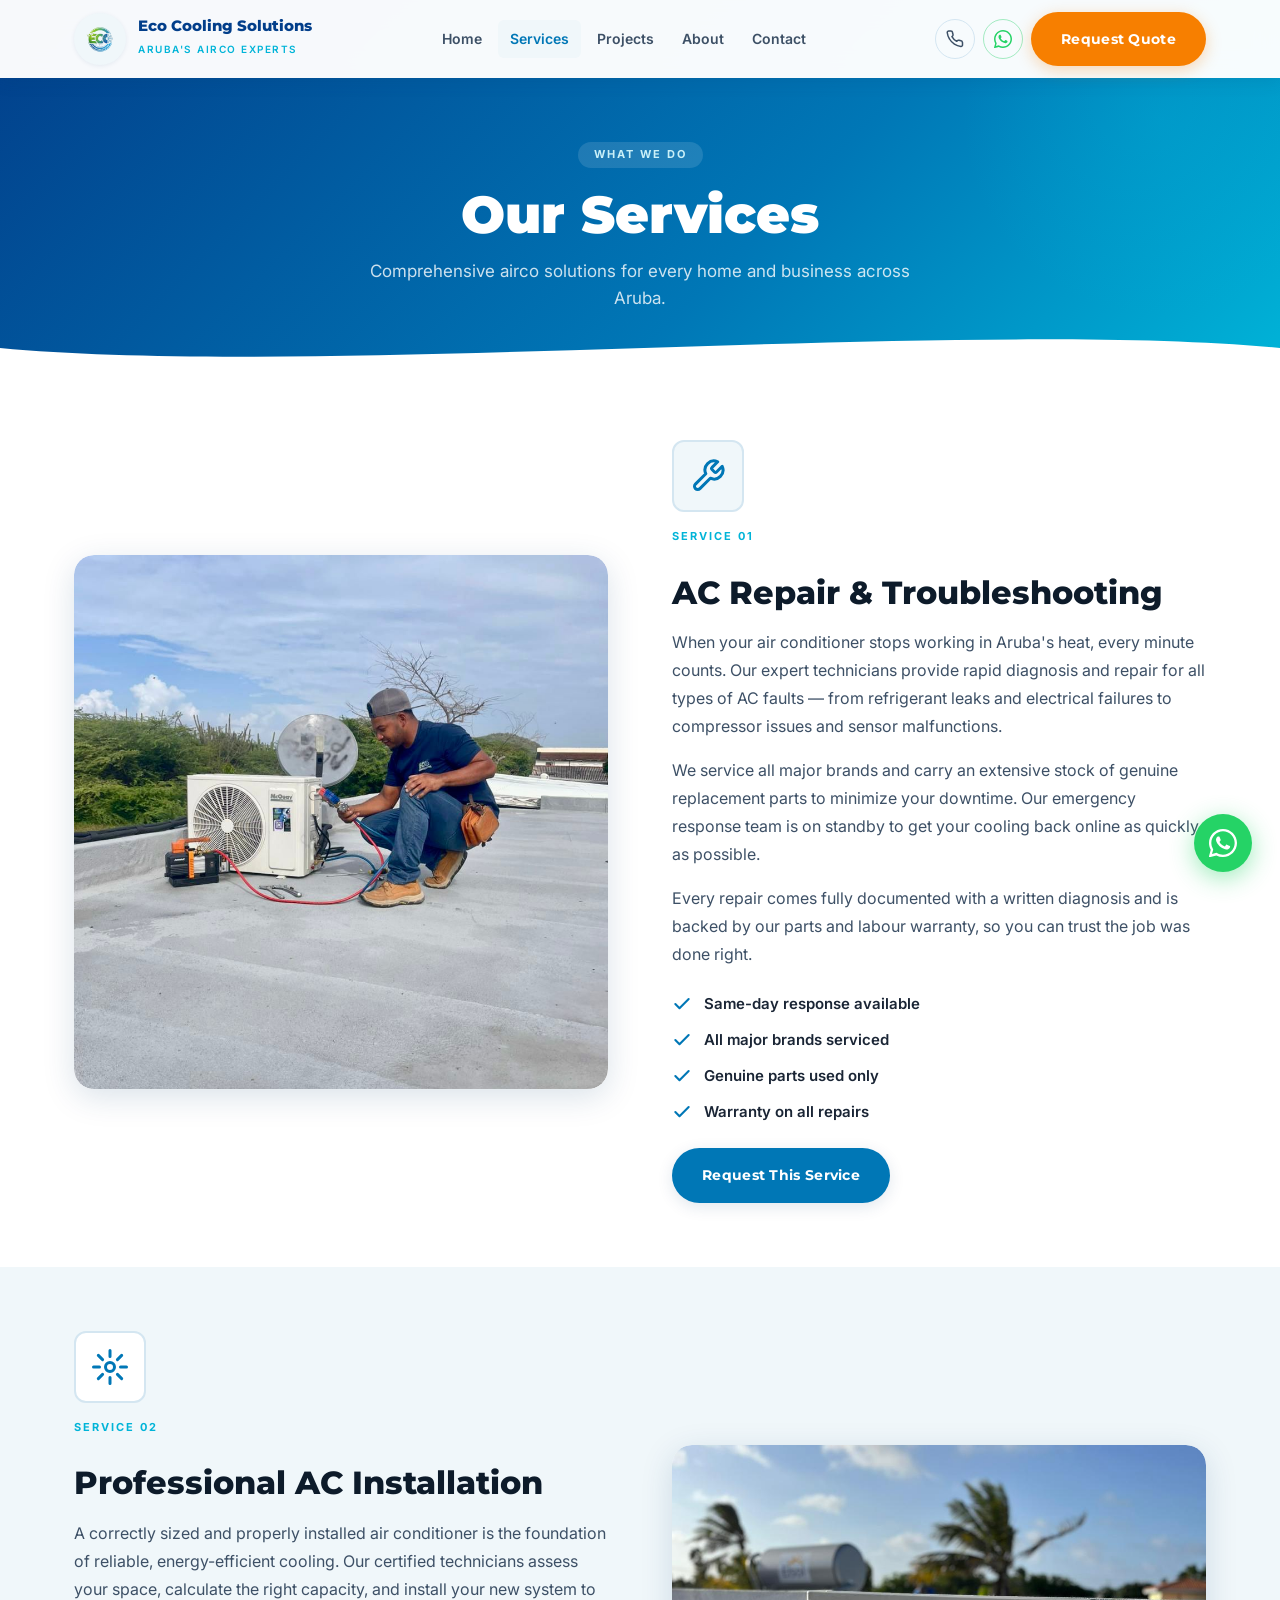
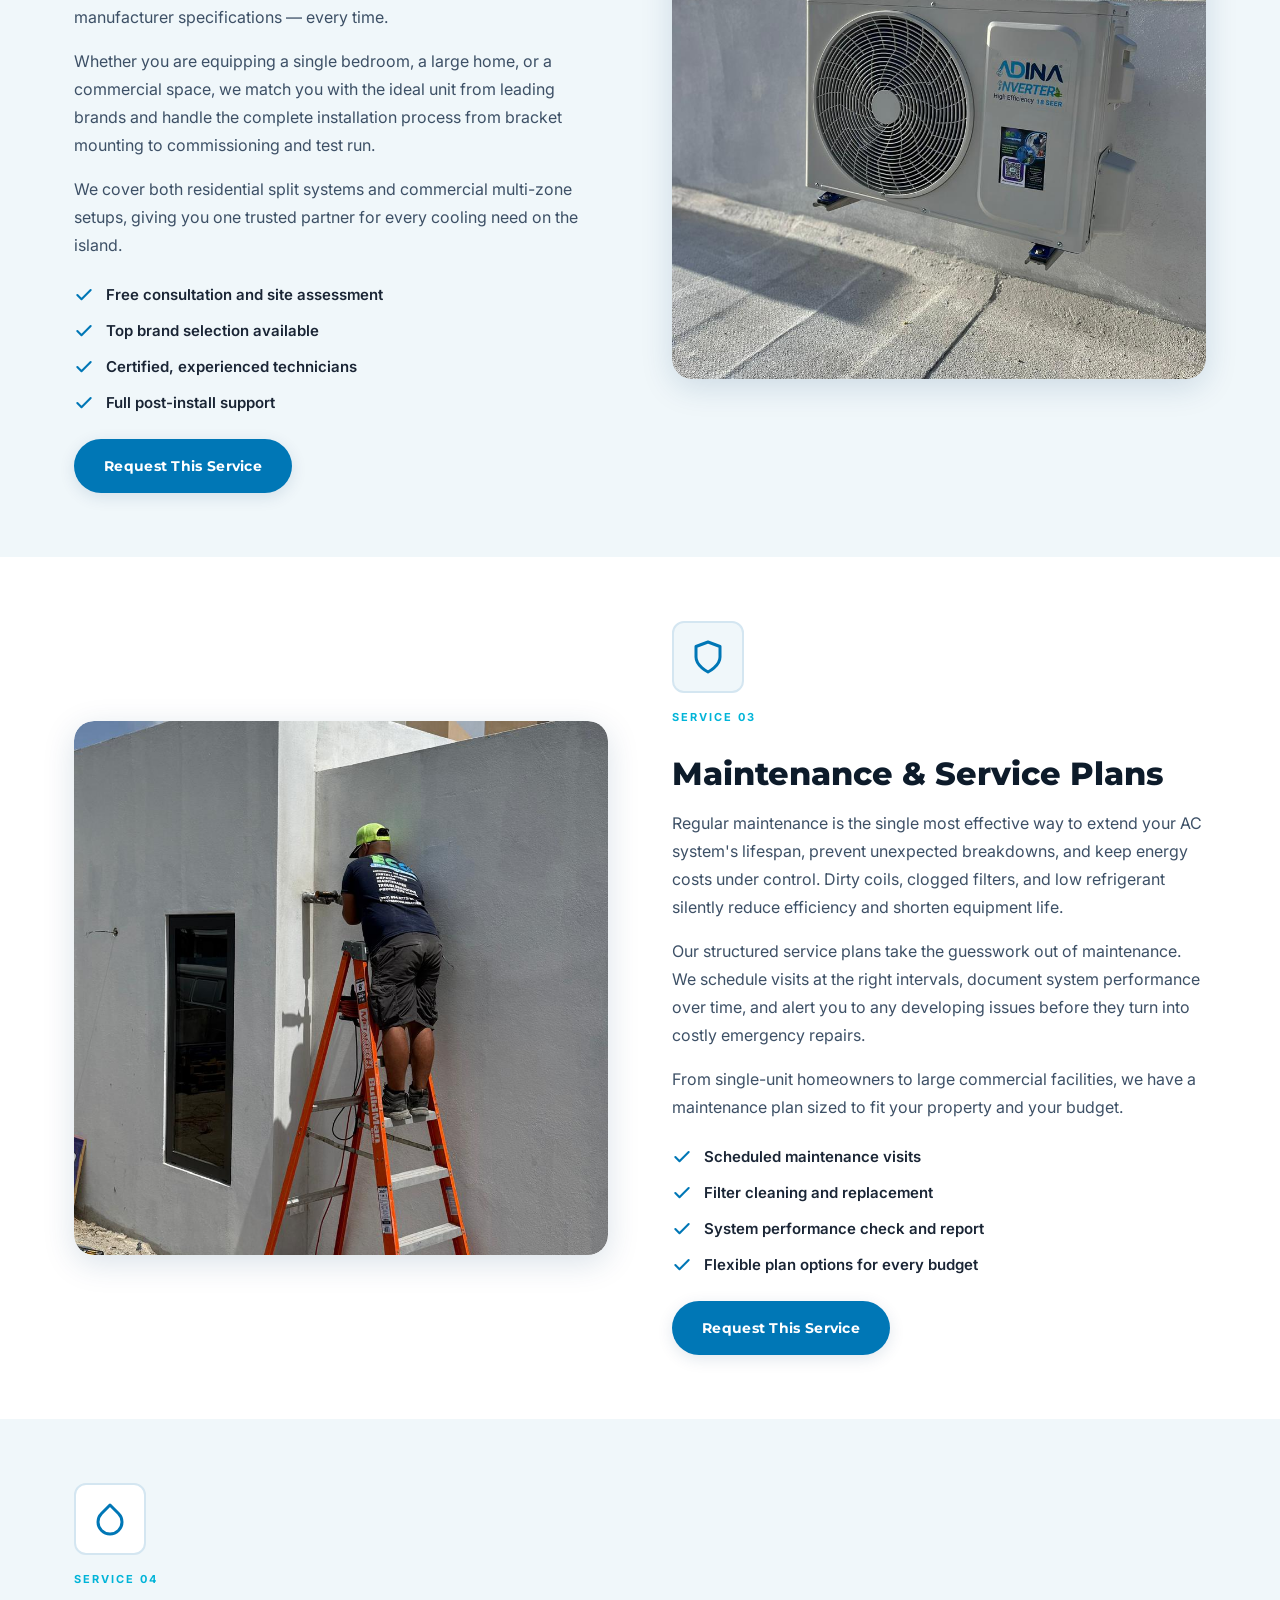
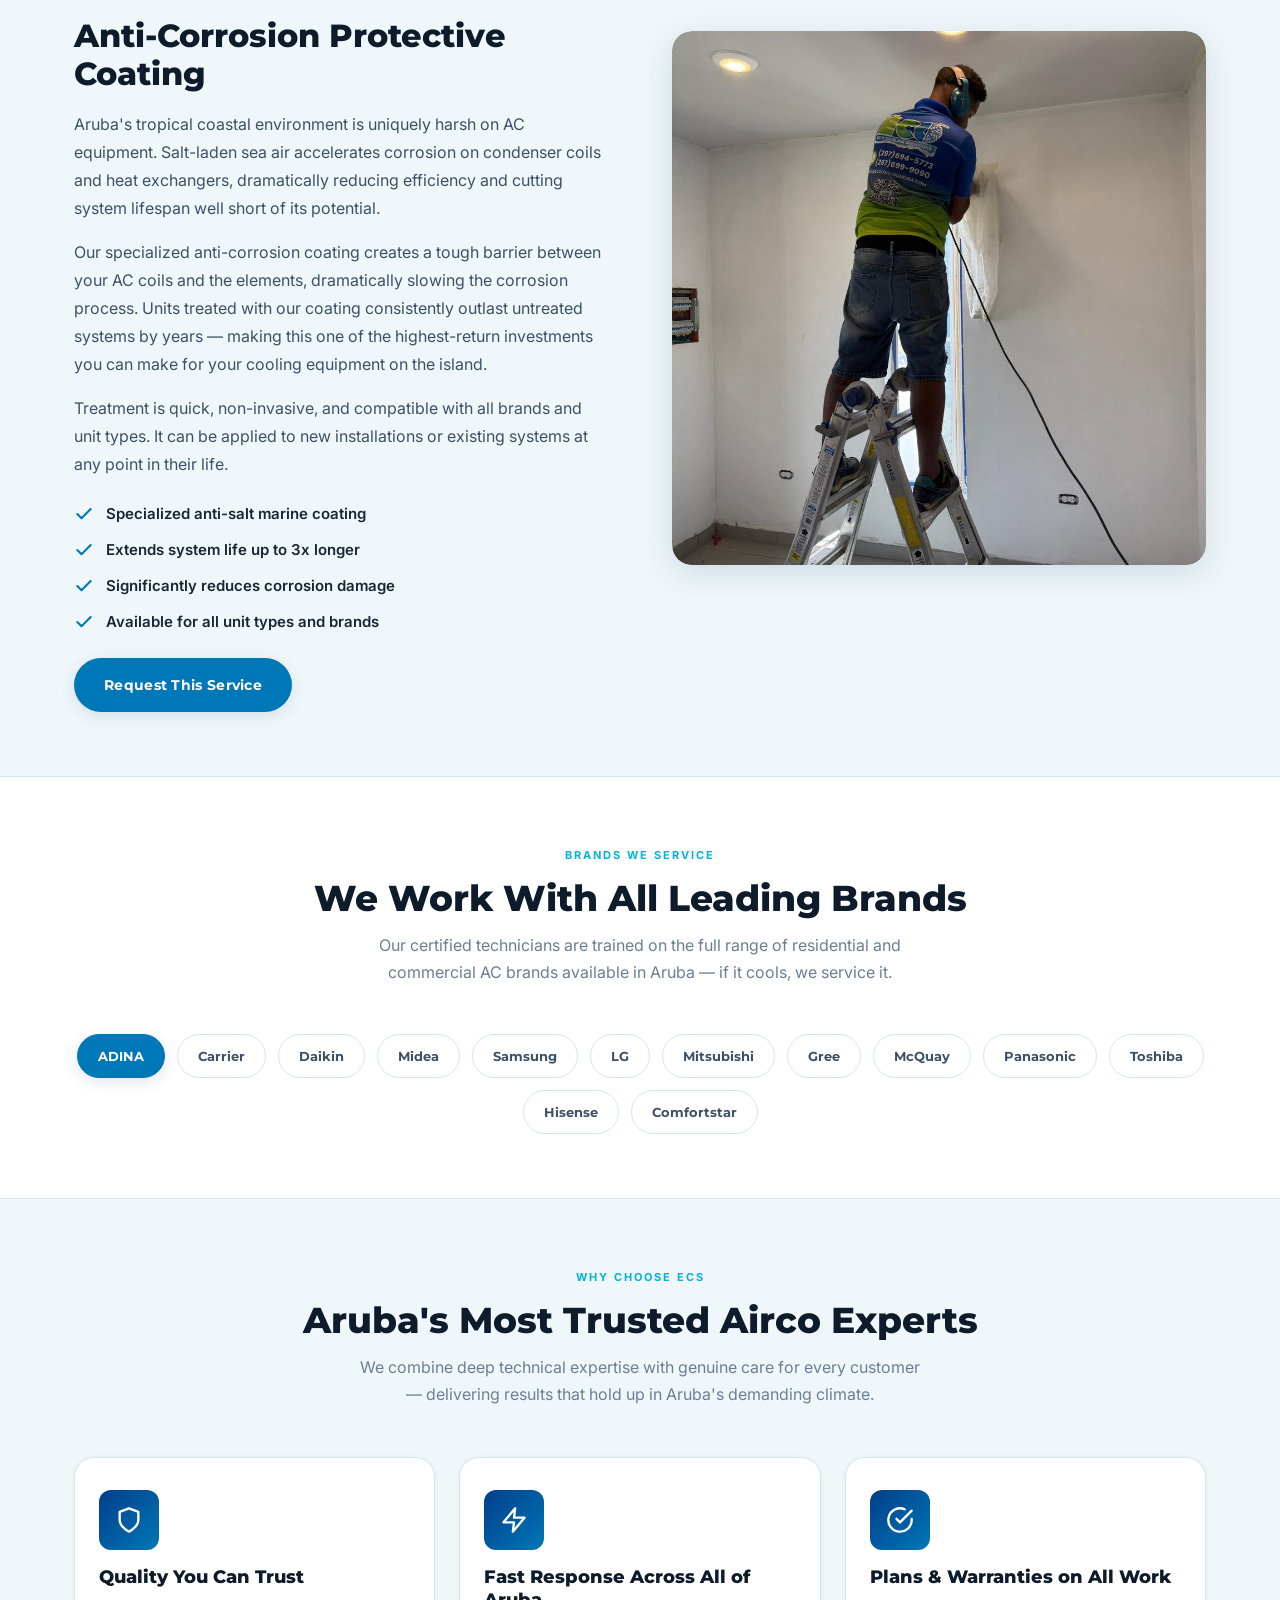
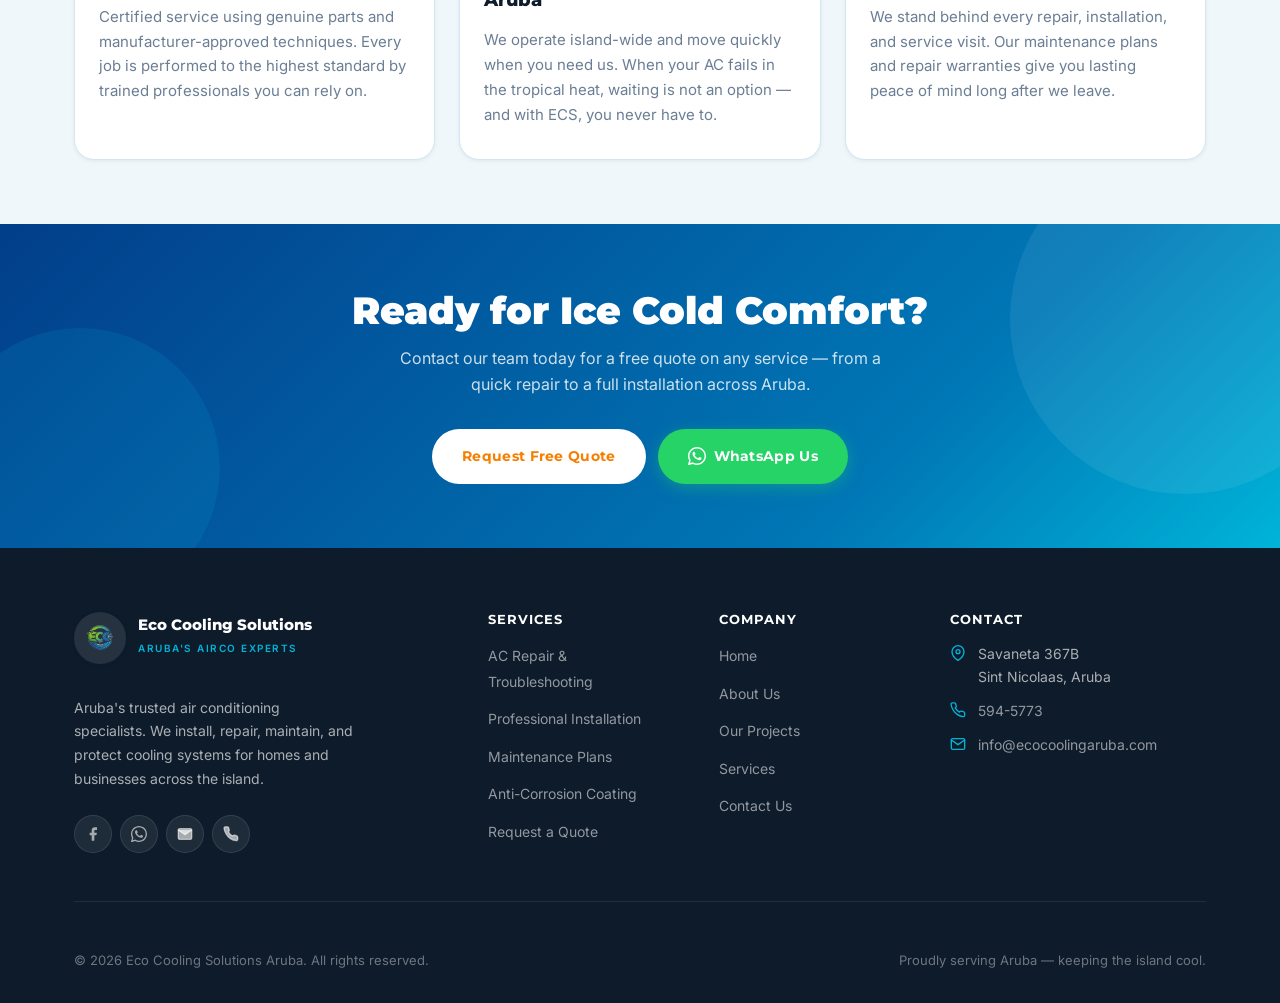
<file: services.html>
<!DOCTYPE html>
<html lang="en">
<head>
    <meta charset="UTF-8">
    <meta name="viewport" content="width=device-width, initial-scale=1.0">
    <title>AC Services in Aruba — Repair, Installation, Maintenance & Coating | Eco Cooling Solutions</title>
    <meta name="description" content="Professional AC repair, installation, maintenance & anti-corrosion protective coating in Aruba. All brands serviced. Fast response, free quotes. Call +297 594 5773." />
  <meta name="keywords" content="AC repair Aruba, airco installation Aruba, AC maintenance Aruba, protective coating air conditioner, HVAC services Aruba, split AC installation Aruba" />
  <link rel="canonical" href="https://ecocoolingsolutions.net/services.html" />

  <!-- Open Graph -->
  <meta property="og:type" content="website" />
  <meta property="og:title" content="Our AC Services — Eco Cooling Solutions Aruba" />
  <meta property="og:description" content="Complete airco services: repair, installation, maintenance & protective coating. All brands, island-wide coverage across Aruba." />
  <meta property="og:url" content="https://ecocoolingsolutions.net/services.html" />
  <meta property="og:image" content="https://ecocoolingsolutions.net/ecs-logo.png" />
  <meta property="og:site_name" content="Eco Cooling Solutions Aruba" />
  <meta property="og:locale" content="en_US" />

  <!-- Twitter Card -->
  <meta name="twitter:card" content="summary_large_image" />
  <meta name="twitter:title" content="Our AC Services — Eco Cooling Solutions Aruba" />
  <meta name="twitter:description" content="Complete airco services: repair, installation, maintenance & protective coating. All brands, island-wide coverage across Aruba." />
  <meta name="twitter:image" content="https://ecocoolingsolutions.net/ecs-logo.png" />

  <!-- Additional SEO -->
  <meta name="robots" content="index, follow" />
  <meta name="author" content="Eco Cooling Solutions Aruba" />
  <meta name="geo.region" content="AW" />
  <meta name="geo.placename" content="Aruba" />
    <link rel="preconnect" href="https://fonts.googleapis.com">
    <link rel="preconnect" href="https://fonts.gstatic.com" crossorigin>
    <link href="https://fonts.googleapis.com/css2?family=Montserrat:wght@400;500;600;700;800;900&family=Inter:wght@400;500;600;700&display=swap" rel="stylesheet">
    <link rel="stylesheet" href="shared.css">

    <style>
        /* ============================================================
           SERVICES PAGE — PAGE-SPECIFIC STYLES
        ============================================================ */

        /* ---- Service Blocks --------------------------------------- */
        .services-detail {
            padding: 0;
        }

        .service-block {
            padding: var(--s8) 0;
        }

        .service-block:nth-child(odd) {
            background: var(--white);
        }

        .service-block:nth-child(even) {
            background: var(--surface);
        }

        .service-block-inner {
            display: grid;
            grid-template-columns: 1fr 1fr;
            gap: var(--s8);
            align-items: center;
        }

        /* Even blocks: image right, content left — reverse column order */
        .service-block:nth-child(even) .service-block-inner {
            direction: rtl;
        }

        .service-block:nth-child(even) .service-block-inner > * {
            direction: ltr;
        }

        /* Image side */
        .service-img-wrap {
            position: relative;
            border-radius: var(--r-lg);
            overflow: hidden;
            box-shadow: var(--shadow-lg);
        }

        .service-img-wrap img {
            width: 100%;
            aspect-ratio: 1 / 1;
            object-fit: cover;
            border-radius: var(--r-lg);
            display: block;
            transition: transform 0.5s var(--ease-out);
        }

        .service-img-wrap:hover img {
            transform: scale(1.04);
        }

        /* Content side */
        .service-content {
            display: flex;
            flex-direction: column;
            gap: var(--s4);
        }

        .service-icon-wrap {
            width: 72px;
            height: 72px;
            border-radius: var(--r-md);
            background: var(--surface);
            border: 2px solid var(--border);
            display: flex;
            align-items: center;
            justify-content: center;
            flex-shrink: 0;
        }

        .service-block:nth-child(even) .service-icon-wrap {
            background: var(--white);
        }

        .service-icon-wrap svg {
            width: 36px;
            height: 36px;
            color: var(--primary);
        }

        .service-content h2 {
            font-size: clamp(22px, 3vw, 32px);
            font-weight: 800;
            color: var(--dark);
            line-height: 1.2;
        }

        .service-content p {
            font-size: 16px;
            color: var(--text-mid);
            line-height: 1.75;
        }

        .service-features {
            list-style: none;
            display: flex;
            flex-direction: column;
            gap: var(--s3);
            margin-top: var(--s2);
        }

        .service-features li {
            display: flex;
            align-items: center;
            gap: var(--s3);
            font-size: 15px;
            font-weight: 600;
            color: var(--text);
        }

        .service-features li svg {
            width: 20px;
            height: 20px;
            color: var(--primary);
            flex-shrink: 0;
        }

        .service-content .btn-blue {
            align-self: flex-start;
            margin-top: var(--s2);
        }

        /* ---- Brands Section --------------------------------------- */
        .brands-section {
            padding: var(--s8) 0;
            background: var(--white);
            border-top: 1px solid var(--border);
            border-bottom: 1px solid var(--border);
        }

        .brands-grid {
            display: flex;
            flex-wrap: wrap;
            gap: var(--s3);
            justify-content: center;
            margin-top: var(--s6);
        }

        .brand-pill {
            display: inline-flex;
            align-items: center;
            justify-content: center;
            height: 44px;
            padding: 0 20px;
            border: 1px solid var(--border);
            border-radius: var(--r-full);
            font-family: var(--font-head);
            font-weight: 700;
            font-size: 13px;
            color: var(--text-mid);
            background: var(--white);
            transition: all var(--t-base) var(--ease-out);
            cursor: default;
            white-space: nowrap;
        }

        .brand-pill:hover {
            border-color: var(--primary);
            color: var(--primary);
            background: var(--surface);
            transform: translateY(-2px);
            box-shadow: var(--shadow-sm);
        }

        .brand-pill.featured {
            background: var(--primary);
            border-color: var(--primary);
            color: var(--white);
            box-shadow: var(--shadow-md);
        }

        .brand-pill.featured:hover {
            background: var(--primary-dark);
            border-color: var(--primary-dark);
            color: var(--white);
        }

        /* ---- Why Choose Us Section -------------------------------- */
        .why-section {
            padding: var(--s8) 0;
            background: var(--surface);
        }

        .why-cards {
            display: grid;
            grid-template-columns: repeat(3, 1fr);
            gap: var(--s5);
            margin-top: var(--s6);
        }

        .why-card {
            background: var(--white);
            border: 1px solid var(--border);
            border-radius: var(--r-lg);
            padding: var(--s6) var(--s5);
            display: flex;
            flex-direction: column;
            align-items: flex-start;
            gap: var(--s4);
            box-shadow: var(--shadow-sm);
            transition: all var(--t-base) var(--ease-out);
        }

        .why-card:hover {
            transform: translateY(-4px);
            box-shadow: var(--shadow-md);
            border-color: var(--accent);
        }

        .why-card-icon {
            width: 60px;
            height: 60px;
            border-radius: var(--r-md);
            background: linear-gradient(135deg, var(--primary-dark), var(--primary));
            display: flex;
            align-items: center;
            justify-content: center;
            flex-shrink: 0;
        }

        .why-card-icon svg {
            width: 28px;
            height: 28px;
            color: var(--white);
        }

        .why-card h3 {
            font-size: 18px;
            font-weight: 800;
            color: var(--dark);
            line-height: 1.3;
        }

        .why-card p {
            font-size: 15px;
            color: var(--text-light);
            line-height: 1.65;
            margin: 0;
        }

        /* ---- CTA Band --------------------------------------------- */
        .services-cta-band {
            padding: var(--s8) 0;
            background: linear-gradient(135deg, var(--primary-dark) 0%, var(--primary) 70%, var(--accent) 100%);
            position: relative;
            overflow: hidden;
            text-align: center;
        }

        .services-cta-band::before {
            content: '';
            position: absolute;
            top: -80px; right: -80px;
            width: 350px; height: 350px;
            border-radius: 50%;
            background: rgba(255,255,255,.07);
            pointer-events: none;
        }

        .services-cta-band::after {
            content: '';
            position: absolute;
            bottom: -60px; left: -60px;
            width: 280px; height: 280px;
            border-radius: 50%;
            background: rgba(0,180,216,.12);
            pointer-events: none;
        }

        .services-cta-band h2 {
            font-size: clamp(24px, 3.5vw, 38px);
            font-weight: 900;
            color: var(--white);
            margin-bottom: var(--s3);
        }

        .services-cta-band p {
            font-size: 16px;
            color: rgba(255,255,255,.8);
            max-width: 500px;
            margin: 0 auto var(--s6);
        }

        .services-cta-btns {
            display: flex;
            gap: var(--s3);
            justify-content: center;
            flex-wrap: wrap;
        }

        /* ---- Banner section label --------------------------------- */
        .page-banner .section-label {
            display: inline-block;
            background: rgba(255,255,255,.12);
            padding: var(--s1) var(--s4);
            border-radius: var(--r-full);
            margin-bottom: var(--s4);
        }

        /* ============================================================
           RESPONSIVE
        ============================================================ */
        @media (max-width: 900px) {
            .service-block-inner {
                grid-template-columns: 1fr;
                direction: ltr;
            }

            .service-block:nth-child(even) .service-block-inner {
                direction: ltr;
            }

            .service-img-wrap {
                max-width: 500px;
                margin: 0 auto;
                width: 100%;
            }

            .service-content .btn-blue {
                align-self: stretch;
                justify-content: center;
            }

            .why-cards {
                grid-template-columns: 1fr;
            }
        }

        @media (max-width: 600px) {
            .service-block {
                padding: var(--s7) 0;
            }

            .brands-grid {
                gap: var(--s2);
            }
        }
    
    </style>

  <script type="application/ld+json">
  {
    "@context": "https://schema.org",
    "@type": "HVACBusiness",
    "name": "Eco Cooling Solutions",
    "alternateName": "Eco Cooling Solutions Aruba",
    "description": "Aruba's leading air conditioning specialists offering AC repair, installation, maintenance and anti-corrosion protective coating.",
    "url": "https://ecocoolingsolutions.net",
    "logo": "https://ecocoolingsolutions.net/ecs-logo.png",
    "image": "https://ecocoolingsolutions.net/ecs-logo.png",
    "telephone": "+297-594-5773",
    "email": "info@ecocoolingaruba.com",
    "address": {
      "@type": "PostalAddress",
      "addressLocality": "Aruba",
      "addressRegion": "Caribbean",
      "addressCountry": "AW"
    },
    "geo": {
      "@type": "GeoCoordinates",
      "latitude": "12.5093",
      "longitude": "-69.9688"
    },
    "openingHoursSpecification": {
      "@type": "OpeningHoursSpecification",
      "dayOfWeek": ["Monday","Tuesday","Wednesday","Thursday","Friday","Saturday"],
      "opens": "07:00",
      "closes": "18:00"
    },
    "priceRange": "$$",
    "areaServed": {
      "@type": "Place",
      "name": "Aruba"
    },
    "serviceArea": {
      "@type": "GeoCircle",
      "geoMidpoint": {
        "@type": "GeoCoordinates",
        "latitude": "12.5093",
        "longitude": "-69.9688"
      },
      "geoRadius": "50000"
    },
    "hasOfferCatalog": {
      "@type": "OfferCatalog",
      "name": "AC Services",
      "itemListElement": [
        {"@type": "Offer", "itemOffered": {"@type": "Service", "name": "AC Repair"}},
        {"@type": "Offer", "itemOffered": {"@type": "Service", "name": "AC Installation"}},
        {"@type": "Offer", "itemOffered": {"@type": "Service", "name": "AC Maintenance"}},
        {"@type": "Offer", "itemOffered": {"@type": "Service", "name": "Anti-Corrosion Protective Coating"}}
      ]
    },
    "sameAs": []
  }
  </script>
</head>
<body>


    <!-- ============================================================
         HEADER
    ============================================================ -->
    <header class="header" id="site-header">
        <div class="container">
            <div class="header-inner">

                <!-- Logo -->
                <a href="index.html" class="logo" aria-label="Eco Cooling Solutions home">
                    <div class="logo-img">
                        <img src="ecs-logo.png" alt="ECS Logo">
                    </div>
                    <div>
                        <span class="logo-name">Eco Cooling Solutions</span>
                        <span class="logo-tag">Aruba's Airco Experts</span>
                    </div>
                </a>

                <!-- Desktop Nav -->
                <nav class="nav" aria-label="Main navigation">
                    <a href="index.html">Home</a>
                    <a href="services.html" class="active">Services</a>
                    <a href="projects.html">Projects</a>
                    <a href="about.html">About</a>
                    <a href="contact.html">Contact</a>
                </nav>

                <!-- Header Actions -->
                <div class="header-actions">
                    <a href="tel:+2975945773" class="icon-btn" aria-label="Call us">
                        <svg viewBox="0 0 24 24" fill="none" stroke="currentColor" stroke-width="2" stroke-linecap="round" stroke-linejoin="round">
                            <path d="M22 16.92v3a2 2 0 0 1-2.18 2 19.79 19.79 0 0 1-8.63-3.07A19.5 19.5 0 0 1 4.69 12a19.79 19.79 0 0 1-3.07-8.67A2 2 0 0 1 3.6 1.23h3a2 2 0 0 1 2 1.72c.127.96.361 1.903.7 2.81a2 2 0 0 1-.45 2.11L7.91 8.85a16 16 0 0 0 6.29 6.29l.95-.95a2 2 0 0 1 2.11-.45c.907.339 1.85.573 2.81.7a2 2 0 0 1 1.72 2.03z"/>
                        </svg>
                    </a>
                    <a href="https://wa.me/2975945773" class="icon-btn wa" target="_blank" rel="noopener" aria-label="WhatsApp us">
                        <svg viewBox="0 0 24 24" fill="currentColor">
                            <path d="M17.472 14.382c-.297-.149-1.758-.867-2.03-.967-.273-.099-.471-.148-.67.15-.197.297-.767.966-.94 1.164-.173.199-.347.223-.644.075-.297-.15-1.255-.463-2.39-1.475-.883-.788-1.48-1.761-1.653-2.059-.173-.297-.018-.458.13-.606.134-.133.298-.347.446-.52.149-.174.198-.298.298-.497.099-.198.05-.371-.025-.52-.075-.149-.669-1.612-.916-2.207-.242-.579-.487-.5-.669-.51-.173-.008-.371-.01-.57-.01-.198 0-.52.074-.792.372-.272.297-1.04 1.016-1.04 2.479 0 1.462 1.065 2.875 1.213 3.074.149.198 2.096 3.2 5.077 4.487.709.306 1.262.489 1.694.625.712.227 1.36.195 1.871.118.571-.085 1.758-.719 2.006-1.413.248-.694.248-1.289.173-1.413-.074-.124-.272-.198-.57-.347z"/>
                            <path d="M12 0C5.373 0 0 5.373 0 12c0 2.123.554 4.116 1.523 5.843L.057 23.177a.75.75 0 0 0 .916.916l5.335-1.466A11.945 11.945 0 0 0 12 24c6.627 0 12-5.373 12-12S18.627 0 12 0zm0 22c-1.891 0-3.663-.497-5.194-1.367l-.37-.214-3.868 1.063 1.063-3.868-.214-.37A9.938 9.938 0 0 1 2 12C2 6.477 6.477 2 12 2s10 4.477 10 10-4.477 10-10 10z"/>
                        </svg>
                    </a>
                    <a href="contact.html" class="btn btn-primary">Request Quote</a>
                </div>

                <!-- Hamburger -->
                <button class="hamburger" id="hamburger" aria-label="Open menu" aria-expanded="false">
                    <span></span>
                    <span></span>
                    <span></span>
                </button>

            </div>
        </div>
    </header>

    <!-- Mobile Nav Overlay -->
    <nav class="mobile-nav" id="mobile-nav" aria-label="Mobile navigation">
        <a href="index.html">Home</a>
        <a href="services.html" class="active">Services</a>
        <a href="projects.html">Projects</a>
        <a href="about.html">About</a>
        <a href="contact.html">Contact</a>
        <a href="contact.html" class="btn btn-primary">Request Quote</a>
    </nav>

    <!-- ============================================================
         PAGE BANNER
    ============================================================ -->
    <div class="page-banner reveal">
        <div class="container">
            <span class="section-label">What We Do</span>
            <h1>Our Services</h1>
            <p>Comprehensive airco solutions for every home and business across Aruba.</p>
        </div>
        <div class="page-banner-wave">
            <svg viewBox="0 0 1440 60" preserveAspectRatio="none" xmlns="http://www.w3.org/2000/svg">
                <path d="M0,30 C360,60 1080,0 1440,30 L1440,60 L0,60 Z" fill="#ffffff"/>
            </svg>
        </div>
    </div>

    <!-- ============================================================
         SERVICES DETAIL SECTION
    ============================================================ -->
    <section class="services-detail" aria-label="Service details">

        <!-- Service A: AC Repair -->
        <div class="service-block reveal">
            <div class="container">
                <div class="service-block-inner">
                    <div class="service-img-wrap">
                        <img src="eco 1.jpeg" alt="AC repair technician working on air conditioner unit" loading="lazy">
                    </div>
                    <div class="service-content">
                        <div class="service-icon-wrap">
                            <svg viewBox="0 0 24 24" fill="none" stroke="currentColor" stroke-width="2" stroke-linecap="round" stroke-linejoin="round">
                                <path d="M14.7 6.3a1 1 0 0 0 0 1.4l1.6 1.6a1 1 0 0 0 1.4 0l3.77-3.77a6 6 0 0 1-7.94 7.94l-6.91 6.91a2.12 2.12 0 0 1-3-3l6.91-6.91a6 6 0 0 1 7.94-7.94l-3.76 3.76z"/>
                            </svg>
                        </div>
                        <span class="section-label">Service 01</span>
                        <h2>AC Repair &amp; Troubleshooting</h2>
                        <p>When your air conditioner stops working in Aruba's heat, every minute counts. Our expert technicians provide rapid diagnosis and repair for all types of AC faults — from refrigerant leaks and electrical failures to compressor issues and sensor malfunctions.</p>
                        <p>We service all major brands and carry an extensive stock of genuine replacement parts to minimize your downtime. Our emergency response team is on standby to get your cooling back online as quickly as possible.</p>
                        <p>Every repair comes fully documented with a written diagnosis and is backed by our parts and labour warranty, so you can trust the job was done right.</p>
                        <ul class="service-features">
                            <li>
                                <svg viewBox="0 0 24 24" fill="none" stroke="currentColor" stroke-width="2.5" stroke-linecap="round" stroke-linejoin="round">
                                    <polyline points="20 6 9 17 4 12"/>
                                </svg>
                                Same-day response available
                            </li>
                            <li>
                                <svg viewBox="0 0 24 24" fill="none" stroke="currentColor" stroke-width="2.5" stroke-linecap="round" stroke-linejoin="round">
                                    <polyline points="20 6 9 17 4 12"/>
                                </svg>
                                All major brands serviced
                            </li>
                            <li>
                                <svg viewBox="0 0 24 24" fill="none" stroke="currentColor" stroke-width="2.5" stroke-linecap="round" stroke-linejoin="round">
                                    <polyline points="20 6 9 17 4 12"/>
                                </svg>
                                Genuine parts used only
                            </li>
                            <li>
                                <svg viewBox="0 0 24 24" fill="none" stroke="currentColor" stroke-width="2.5" stroke-linecap="round" stroke-linejoin="round">
                                    <polyline points="20 6 9 17 4 12"/>
                                </svg>
                                Warranty on all repairs
                            </li>
                        </ul>
                        <a href="contact.html" class="btn btn-blue">Request This Service</a>
                    </div>
                </div>
            </div>
        </div>

        <!-- Service B: Installation -->
        <div class="service-block reveal">
            <div class="container">
                <div class="service-block-inner">
                    <div class="service-img-wrap">
                        <img src="eco 2.jpeg" alt="Professional AC installation by certified technician" loading="lazy">
                    </div>
                    <div class="service-content">
                        <div class="service-icon-wrap">
                            <svg viewBox="0 0 24 24" fill="none" stroke="currentColor" stroke-width="2" stroke-linecap="round" stroke-linejoin="round">
                                <circle cx="12" cy="12" r="3"/>
                                <path d="M12 1v4M12 19v4M4.22 4.22l2.83 2.83M16.95 16.95l2.83 2.83M1 12h4M19 12h4M4.22 19.78l2.83-2.83M16.95 7.05l2.83-2.83"/>
                            </svg>
                        </div>
                        <span class="section-label">Service 02</span>
                        <h2>Professional AC Installation</h2>
                        <p>A correctly sized and properly installed air conditioner is the foundation of reliable, energy-efficient cooling. Our certified technicians assess your space, calculate the right capacity, and install your new system to manufacturer specifications — every time.</p>
                        <p>Whether you are equipping a single bedroom, a large home, or a commercial space, we match you with the ideal unit from leading brands and handle the complete installation process from bracket mounting to commissioning and test run.</p>
                        <p>We cover both residential split systems and commercial multi-zone setups, giving you one trusted partner for every cooling need on the island.</p>
                        <ul class="service-features">
                            <li>
                                <svg viewBox="0 0 24 24" fill="none" stroke="currentColor" stroke-width="2.5" stroke-linecap="round" stroke-linejoin="round">
                                    <polyline points="20 6 9 17 4 12"/>
                                </svg>
                                Free consultation and site assessment
                            </li>
                            <li>
                                <svg viewBox="0 0 24 24" fill="none" stroke="currentColor" stroke-width="2.5" stroke-linecap="round" stroke-linejoin="round">
                                    <polyline points="20 6 9 17 4 12"/>
                                </svg>
                                Top brand selection available
                            </li>
                            <li>
                                <svg viewBox="0 0 24 24" fill="none" stroke="currentColor" stroke-width="2.5" stroke-linecap="round" stroke-linejoin="round">
                                    <polyline points="20 6 9 17 4 12"/>
                                </svg>
                                Certified, experienced technicians
                            </li>
                            <li>
                                <svg viewBox="0 0 24 24" fill="none" stroke="currentColor" stroke-width="2.5" stroke-linecap="round" stroke-linejoin="round">
                                    <polyline points="20 6 9 17 4 12"/>
                                </svg>
                                Full post-install support
                            </li>
                        </ul>
                        <a href="contact.html" class="btn btn-blue">Request This Service</a>
                    </div>
                </div>
            </div>
        </div>

        <!-- Service C: Maintenance -->
        <div class="service-block reveal">
            <div class="container">
                <div class="service-block-inner">
                    <div class="service-img-wrap">
                        <img src="eco 3.jpeg" alt="AC maintenance and service plan being carried out" loading="lazy">
                    </div>
                    <div class="service-content">
                        <div class="service-icon-wrap">
                            <svg viewBox="0 0 24 24" fill="none" stroke="currentColor" stroke-width="2" stroke-linecap="round" stroke-linejoin="round">
                                <path d="M12 22s8-4 8-10V5l-8-3-8 3v7c0 6 8 10 8 10z"/>
                            </svg>
                        </div>
                        <span class="section-label">Service 03</span>
                        <h2>Maintenance &amp; Service Plans</h2>
                        <p>Regular maintenance is the single most effective way to extend your AC system's lifespan, prevent unexpected breakdowns, and keep energy costs under control. Dirty coils, clogged filters, and low refrigerant silently reduce efficiency and shorten equipment life.</p>
                        <p>Our structured service plans take the guesswork out of maintenance. We schedule visits at the right intervals, document system performance over time, and alert you to any developing issues before they turn into costly emergency repairs.</p>
                        <p>From single-unit homeowners to large commercial facilities, we have a maintenance plan sized to fit your property and your budget.</p>
                        <ul class="service-features">
                            <li>
                                <svg viewBox="0 0 24 24" fill="none" stroke="currentColor" stroke-width="2.5" stroke-linecap="round" stroke-linejoin="round">
                                    <polyline points="20 6 9 17 4 12"/>
                                </svg>
                                Scheduled maintenance visits
                            </li>
                            <li>
                                <svg viewBox="0 0 24 24" fill="none" stroke="currentColor" stroke-width="2.5" stroke-linecap="round" stroke-linejoin="round">
                                    <polyline points="20 6 9 17 4 12"/>
                                </svg>
                                Filter cleaning and replacement
                            </li>
                            <li>
                                <svg viewBox="0 0 24 24" fill="none" stroke="currentColor" stroke-width="2.5" stroke-linecap="round" stroke-linejoin="round">
                                    <polyline points="20 6 9 17 4 12"/>
                                </svg>
                                System performance check and report
                            </li>
                            <li>
                                <svg viewBox="0 0 24 24" fill="none" stroke="currentColor" stroke-width="2.5" stroke-linecap="round" stroke-linejoin="round">
                                    <polyline points="20 6 9 17 4 12"/>
                                </svg>
                                Flexible plan options for every budget
                            </li>
                        </ul>
                        <a href="contact.html" class="btn btn-blue">Request This Service</a>
                    </div>
                </div>
            </div>
        </div>

        <!-- Service D: Protective Coating -->
        <div class="service-block reveal">
            <div class="container">
                <div class="service-block-inner">
                    <div class="service-img-wrap">
                        <img src="eco 4.jpeg" alt="Anti-corrosion protective coating being applied to AC coils" loading="lazy">
                    </div>
                    <div class="service-content">
                        <div class="service-icon-wrap">
                            <svg viewBox="0 0 24 24" fill="none" stroke="currentColor" stroke-width="2" stroke-linecap="round" stroke-linejoin="round">
                                <path d="M12 2.69l5.66 5.66a8 8 0 1 1-11.31 0z"/>
                            </svg>
                        </div>
                        <span class="section-label">Service 04</span>
                        <h2>Anti-Corrosion Protective Coating</h2>
                        <p>Aruba's tropical coastal environment is uniquely harsh on AC equipment. Salt-laden sea air accelerates corrosion on condenser coils and heat exchangers, dramatically reducing efficiency and cutting system lifespan well short of its potential.</p>
                        <p>Our specialized anti-corrosion coating creates a tough barrier between your AC coils and the elements, dramatically slowing the corrosion process. Units treated with our coating consistently outlast untreated systems by years — making this one of the highest-return investments you can make for your cooling equipment on the island.</p>
                        <p>Treatment is quick, non-invasive, and compatible with all brands and unit types. It can be applied to new installations or existing systems at any point in their life.</p>
                        <ul class="service-features">
                            <li>
                                <svg viewBox="0 0 24 24" fill="none" stroke="currentColor" stroke-width="2.5" stroke-linecap="round" stroke-linejoin="round">
                                    <polyline points="20 6 9 17 4 12"/>
                                </svg>
                                Specialized anti-salt marine coating
                            </li>
                            <li>
                                <svg viewBox="0 0 24 24" fill="none" stroke="currentColor" stroke-width="2.5" stroke-linecap="round" stroke-linejoin="round">
                                    <polyline points="20 6 9 17 4 12"/>
                                </svg>
                                Extends system life up to 3x longer
                            </li>
                            <li>
                                <svg viewBox="0 0 24 24" fill="none" stroke="currentColor" stroke-width="2.5" stroke-linecap="round" stroke-linejoin="round">
                                    <polyline points="20 6 9 17 4 12"/>
                                </svg>
                                Significantly reduces corrosion damage
                            </li>
                            <li>
                                <svg viewBox="0 0 24 24" fill="none" stroke="currentColor" stroke-width="2.5" stroke-linecap="round" stroke-linejoin="round">
                                    <polyline points="20 6 9 17 4 12"/>
                                </svg>
                                Available for all unit types and brands
                            </li>
                        </ul>
                        <a href="contact.html" class="btn btn-blue">Request This Service</a>
                    </div>
                </div>
            </div>
        </div>

    </section>

    <!-- ============================================================
         BRANDS SECTION
    ============================================================ -->
    <section class="brands-section reveal" aria-label="Brands we service">
        <div class="container">
            <div class="section-header centered">
                <span class="section-label">Brands We Service</span>
                <h2 class="section-title">We Work With All Leading Brands</h2>
                <p class="section-sub">Our certified technicians are trained on the full range of residential and commercial AC brands available in Aruba — if it cools, we service it.</p>
            </div>
            <div class="brands-grid">
                <span class="brand-pill featured">ADINA</span>
                <span class="brand-pill">Carrier</span>
                <span class="brand-pill">Daikin</span>
                <span class="brand-pill">Midea</span>
                <span class="brand-pill">Samsung</span>
                <span class="brand-pill">LG</span>
                <span class="brand-pill">Mitsubishi</span>
                <span class="brand-pill">Gree</span>
                <span class="brand-pill">McQuay</span>
                <span class="brand-pill">Panasonic</span>
                <span class="brand-pill">Toshiba</span>
                <span class="brand-pill">Hisense</span>
                <span class="brand-pill">Comfortstar</span>
            </div>
        </div>
    </section>

    <!-- ============================================================
         WHY CHOOSE US
    ============================================================ -->
    <section class="why-section reveal" aria-label="Why choose Eco Cooling Solutions">
        <div class="container">
            <div class="section-header centered">
                <span class="section-label">Why Choose ECS</span>
                <h2 class="section-title">Aruba's Most Trusted Airco Experts</h2>
                <p class="section-sub">We combine deep technical expertise with genuine care for every customer — delivering results that hold up in Aruba's demanding climate.</p>
            </div>
            <div class="why-cards">

                <!-- Quality -->
                <div class="why-card reveal reveal-delay-1">
                    <div class="why-card-icon">
                        <!-- Shield icon -->
                        <svg viewBox="0 0 24 24" fill="none" stroke="currentColor" stroke-width="2" stroke-linecap="round" stroke-linejoin="round">
                            <path d="M12 22s8-4 8-10V5l-8-3-8 3v7c0 6 8 10 8 10z"/>
                        </svg>
                    </div>
                    <h3>Quality You Can Trust</h3>
                    <p>Certified service using genuine parts and manufacturer-approved techniques. Every job is performed to the highest standard by trained professionals you can rely on.</p>
                </div>

                <!-- Speed -->
                <div class="why-card reveal reveal-delay-2">
                    <div class="why-card-icon">
                        <!-- Lightning bolt icon -->
                        <svg viewBox="0 0 24 24" fill="none" stroke="currentColor" stroke-width="2" stroke-linecap="round" stroke-linejoin="round">
                            <polygon points="13 2 3 14 12 14 11 22 21 10 12 10 13 2"/>
                        </svg>
                    </div>
                    <h3>Fast Response Across All of Aruba</h3>
                    <p>We operate island-wide and move quickly when you need us. When your AC fails in the tropical heat, waiting is not an option — and with ECS, you never have to.</p>
                </div>

                <!-- Warranty -->
                <div class="why-card reveal reveal-delay-3">
                    <div class="why-card-icon">
                        <!-- Checkmark badge icon -->
                        <svg viewBox="0 0 24 24" fill="none" stroke="currentColor" stroke-width="2" stroke-linecap="round" stroke-linejoin="round">
                            <path d="M22 11.08V12a10 10 0 1 1-5.93-9.14"/>
                            <polyline points="22 4 12 14.01 9 11.01"/>
                        </svg>
                    </div>
                    <h3>Plans &amp; Warranties on All Work</h3>
                    <p>We stand behind every repair, installation, and service visit. Our maintenance plans and repair warranties give you lasting peace of mind long after we leave.</p>
                </div>

            </div>
        </div>
    </section>

    <!-- ============================================================
         CTA BAND
    ============================================================ -->
    <section class="services-cta-band reveal" aria-label="Request a quote">
        <div class="container" style="position:relative;z-index:1;">
            <h2>Ready for Ice Cold Comfort?</h2>
            <p>Contact our team today for a free quote on any service — from a quick repair to a full installation across Aruba.</p>
            <div class="services-cta-btns">
                <a href="contact.html" class="btn btn-white-solid">Request Free Quote</a>
                <a href="https://wa.me/2975945773" class="btn btn-wa" target="_blank" rel="noopener">
                    <svg viewBox="0 0 24 24" fill="currentColor" width="18" height="18">
                        <path d="M17.472 14.382c-.297-.149-1.758-.867-2.03-.967-.273-.099-.471-.148-.67.15-.197.297-.767.966-.94 1.164-.173.199-.347.223-.644.075-.297-.15-1.255-.463-2.39-1.475-.883-.788-1.48-1.761-1.653-2.059-.173-.297-.018-.458.13-.606.134-.133.298-.347.446-.52.149-.174.198-.298.298-.497.099-.198.05-.371-.025-.52-.075-.149-.669-1.612-.916-2.207-.242-.579-.487-.5-.669-.51-.173-.008-.371-.01-.57-.01-.198 0-.52.074-.792.372-.272.297-1.04 1.016-1.04 2.479 0 1.462 1.065 2.875 1.213 3.074.149.198 2.096 3.2 5.077 4.487.709.306 1.262.489 1.694.625.712.227 1.36.195 1.871.118.571-.085 1.758-.719 2.006-1.413.248-.694.248-1.289.173-1.413-.074-.124-.272-.198-.57-.347zM12 0C5.373 0 0 5.373 0 12c0 2.123.554 4.116 1.523 5.843L.057 23.177a.75.75 0 0 0 .916.916l5.335-1.466A11.945 11.945 0 0 0 12 24c6.627 0 12-5.373 12-12S18.627 0 12 0zm0 22c-1.891 0-3.663-.497-5.194-1.367l-.37-.214-3.868 1.063 1.063-3.868-.214-.37A9.938 9.938 0 0 1 2 12C2 6.477 6.477 2 12 2s10 4.477 10 10-4.477 10-10 10z"/>
                    </svg>
                    WhatsApp Us
                </a>
            </div>
        </div>
    </section>

    <!-- ============================================================
         FOOTER
    ============================================================ -->
    <footer class="footer" aria-label="Site footer">
        <div class="container">
            <div class="footer-grid">

                <!-- Brand Column -->
                <div class="footer-col">
                    <a href="index.html" class="logo" style="margin-bottom:var(--s4);display:inline-flex;">
                        <div class="logo-img" style="background:rgba(255,255,255,.1);">
                            <img src="ecs-logo.png" alt="Eco Cooling Solutions Logo">
                        </div>
                        <div>
                            <span class="logo-name" style="color:var(--white);">Eco Cooling Solutions</span>
                            <span class="logo-tag" style="color:var(--accent);">Aruba's Airco Experts</span>
                        </div>
                    </a>
                    <p class="footer-brand-desc">Aruba's trusted air conditioning specialists. We install, repair, maintain, and protect cooling systems for homes and businesses across the island.</p>
                    <div class="footer-social">
                        <!-- Facebook -->
                        <a href="#" aria-label="Find us on Facebook" target="_blank" rel="noopener">
                            <svg viewBox="0 0 24 24" xmlns="http://www.w3.org/2000/svg">
                                <path d="M18 2h-3a5 5 0 0 0-5 5v3H7v4h3v8h4v-8h3l1-4h-4V7a1 1 0 0 1 1-1h3z" fill="currentColor"/>
                            </svg>
                        </a>
                        <!-- WhatsApp -->
                        <a href="https://wa.me/2975945773" aria-label="Chat on WhatsApp" target="_blank" rel="noopener">
                            <svg viewBox="0 0 24 24" xmlns="http://www.w3.org/2000/svg">
                                <path d="M17.472 14.382c-.297-.149-1.758-.867-2.03-.967-.273-.099-.471-.148-.67.15-.197.297-.767.966-.94 1.164-.173.199-.347.223-.644.075-.297-.15-1.255-.463-2.39-1.475-.883-.788-1.48-1.761-1.653-2.059-.173-.297-.018-.458.13-.606.134-.133.298-.347.446-.52.149-.174.198-.298.298-.497.099-.198.05-.371-.025-.52-.075-.149-.669-1.612-.916-2.207-.242-.579-.487-.5-.669-.51-.173-.008-.371-.01-.57-.01-.198 0-.52.074-.792.372-.272.297-1.04 1.016-1.04 2.479 0 1.462 1.065 2.875 1.213 3.074.149.198 2.096 3.2 5.077 4.487.709.306 1.262.489 1.694.625.712.227 1.36.195 1.871.118.571-.085 1.758-.719 2.006-1.413.248-.694.248-1.289.173-1.413-.074-.124-.272-.198-.57-.347zM12 0C5.373 0 0 5.373 0 12c0 2.123.554 4.116 1.523 5.843L.057 23.177a.75.75 0 0 0 .916.916l5.335-1.466A11.945 11.945 0 0 0 12 24c6.627 0 12-5.373 12-12S18.627 0 12 0zm0 22c-1.891 0-3.663-.497-5.194-1.367l-.37-.214-3.868 1.063 1.063-3.868-.214-.37A9.938 9.938 0 0 1 2 12C2 6.477 6.477 2 12 2s10 4.477 10 10-4.477 10-10 10z" fill="currentColor"/>
                            </svg>
                        </a>
                        <!-- Email -->
                        <a href="mailto:info@ecocoolingaruba.com" aria-label="Send us an email">
                            <svg viewBox="0 0 24 24" fill="none" stroke="currentColor" stroke-width="2" stroke-linecap="round" stroke-linejoin="round">
                                <path d="M4 4h16c1.1 0 2 .9 2 2v12c0 1.1-.9 2-2 2H4c-1.1 0-2-.9-2-2V6c0-1.1.9-2 2-2z"/>
                                <polyline points="22,6 12,13 2,6"/>
                            </svg>
                        </a>
                        <!-- Phone -->
                        <a href="tel:+2975945773" aria-label="Call us by phone">
                            <svg viewBox="0 0 24 24" fill="none" stroke="currentColor" stroke-width="2" stroke-linecap="round" stroke-linejoin="round">
                                <path d="M22 16.92v3a2 2 0 0 1-2.18 2 19.79 19.79 0 0 1-8.63-3.07A19.5 19.5 0 0 1 4.69 12a19.79 19.79 0 0 1-3.07-8.67A2 2 0 0 1 3.6 1.23h3a2 2 0 0 1 2 1.72c.127.96.361 1.903.7 2.81a2 2 0 0 1-.45 2.11L7.91 8.85a16 16 0 0 0 6.29 6.29l.95-.95a2 2 0 0 1 2.11-.45c.907.339 1.85.573 2.81.7a2 2 0 0 1 1.72 2.03z"/>
                            </svg>
                        </a>
                    </div>
                </div>

                <!-- Services Column -->
                <div class="footer-col">
                    <h4>Services</h4>
                    <ul>
                        <li><a href="services.html">AC Repair &amp; Troubleshooting</a></li>
                        <li><a href="services.html">Professional Installation</a></li>
                        <li><a href="services.html">Maintenance Plans</a></li>
                        <li><a href="services.html">Anti-Corrosion Coating</a></li>
                        <li><a href="contact.html">Request a Quote</a></li>
                    </ul>
                </div>

                <!-- Company Column -->
                <div class="footer-col">
                    <h4>Company</h4>
                    <ul>
                        <li><a href="index.html">Home</a></li>
                        <li><a href="about.html">About Us</a></li>
                        <li><a href="projects.html">Our Projects</a></li>
                        <li><a href="services.html">Services</a></li>
                        <li><a href="contact.html">Contact Us</a></li>
                    </ul>
                </div>

                <!-- Contact Column -->
                <div class="footer-col">
                    <h4>Contact</h4>
                    <div class="footer-contact-item">
                        <svg viewBox="0 0 24 24" fill="none" stroke="currentColor" stroke-width="2" stroke-linecap="round" stroke-linejoin="round">
                            <path d="M21 10c0 7-9 13-9 13S3 17 3 10a9 9 0 0 1 18 0z"/>
                            <circle cx="12" cy="10" r="3"/>
                        </svg>
                        <span>Savaneta 367B<br>Sint Nicolaas, Aruba</span>
                    </div>
                    <div class="footer-contact-item">
                        <svg viewBox="0 0 24 24" fill="none" stroke="currentColor" stroke-width="2" stroke-linecap="round" stroke-linejoin="round">
                            <path d="M22 16.92v3a2 2 0 0 1-2.18 2 19.79 19.79 0 0 1-8.63-3.07A19.5 19.5 0 0 1 4.69 12a19.79 19.79 0 0 1-3.07-8.67A2 2 0 0 1 3.6 1.23h3a2 2 0 0 1 2 1.72c.127.96.361 1.903.7 2.81a2 2 0 0 1-.45 2.11L7.91 8.85a16 16 0 0 0 6.29 6.29l.95-.95a2 2 0 0 1 2.11-.45c.907.339 1.85.573 2.81.7a2 2 0 0 1 1.72 2.03z"/>
                        </svg>
                        <a href="tel:+2975945773" style="color:rgba(255,255,255,.55);transition:color 150ms;">594-5773</a>
                    </div>
                    <div class="footer-contact-item">
                        <svg viewBox="0 0 24 24" fill="none" stroke="currentColor" stroke-width="2" stroke-linecap="round" stroke-linejoin="round">
                            <path d="M4 4h16c1.1 0 2 .9 2 2v12c0 1.1-.9 2-2 2H4c-1.1 0-2-.9-2-2V6c0-1.1.9-2 2-2z"/>
                            <polyline points="22,6 12,13 2,6"/>
                        </svg>
                        <a href="mailto:info@ecocoolingaruba.com" style="color:rgba(255,255,255,.55);transition:color 150ms;word-break:break-all;">info@ecocoolingaruba.com</a>
                    </div>
                </div>

            </div>

            <!-- Footer Bottom Bar -->
            <div class="footer-bottom">
                <p>&copy; 2026 Eco Cooling Solutions Aruba. All rights reserved.</p>
                <p>Proudly serving Aruba — keeping the island cool.</p>
            </div>

        </div>
    </footer>

    <!-- ============================================================
         WHATSAPP FLOAT
    ============================================================ -->
    <a href="https://wa.me/2975945773" class="wa-float" target="_blank" rel="noopener" aria-label="Chat with us on WhatsApp">
        <svg viewBox="0 0 24 24" xmlns="http://www.w3.org/2000/svg">
            <path d="M17.472 14.382c-.297-.149-1.758-.867-2.03-.967-.273-.099-.471-.148-.67.15-.197.297-.767.966-.94 1.164-.173.199-.347.223-.644.075-.297-.15-1.255-.463-2.39-1.475-.883-.788-1.48-1.761-1.653-2.059-.173-.297-.018-.458.13-.606.134-.133.298-.347.446-.52.149-.174.198-.298.298-.497.099-.198.05-.371-.025-.52-.075-.149-.669-1.612-.916-2.207-.242-.579-.487-.5-.669-.51-.173-.008-.371-.01-.57-.01-.198 0-.52.074-.792.372-.272.297-1.04 1.016-1.04 2.479 0 1.462 1.065 2.875 1.213 3.074.149.198 2.096 3.2 5.077 4.487.709.306 1.262.489 1.694.625.712.227 1.36.195 1.871.118.571-.085 1.758-.719 2.006-1.413.248-.694.248-1.289.173-1.413-.074-.124-.272-.198-.57-.347zM12 0C5.373 0 0 5.373 0 12c0 2.123.554 4.116 1.523 5.843L.057 23.177a.75.75 0 0 0 .916.916l5.335-1.466A11.945 11.945 0 0 0 12 24c6.627 0 12-5.373 12-12S18.627 0 12 0zm0 22c-1.891 0-3.663-.497-5.194-1.367l-.37-.214-3.868 1.063 1.063-3.868-.214-.37A9.938 9.938 0 0 1 2 12C2 6.477 6.477 2 12 2s10 4.477 10 10-4.477 10-10 10z" fill="currentColor"/>
        </svg>
    </a>

    <!-- ============================================================
         JAVASCRIPT — IIFE
    ============================================================ -->
    <script>
    (function () {
        'use strict';

        /* ---- Header scroll behaviour ----------------------------- */
        var header = document.getElementById('site-header');

        function handleScroll() {
            if (window.scrollY > 40) {
                header.classList.add('scrolled');
            } else {
                header.classList.remove('scrolled');
            }
        }

        window.addEventListener('scroll', handleScroll, { passive: true });
        handleScroll(); // run immediately on load

        /* ---- Hamburger / Mobile Nav ------------------------------ */
        var hamburger = document.getElementById('hamburger');
        var mobileNav = document.getElementById('mobile-nav');

        function openMobileNav() {
            hamburger.classList.add('open');
            mobileNav.classList.add('open');
            hamburger.setAttribute('aria-expanded', 'true');
            document.body.style.overflow = 'hidden';
        }

        function closeMobileNav() {
            hamburger.classList.remove('open');
            mobileNav.classList.remove('open');
            hamburger.setAttribute('aria-expanded', 'false');
            document.body.style.overflow = '';
        }

        hamburger.addEventListener('click', function () {
            if (mobileNav.classList.contains('open')) {
                closeMobileNav();
            } else {
                openMobileNav();
            }
        });

        document.addEventListener('keydown', function (e) {
            if (e.key === 'Escape' && mobileNav.classList.contains('open')) {
                closeMobileNav();
            }
        });

        /* Close when a mobile nav link is tapped */
        var mobileLinks = mobileNav.querySelectorAll('a');
        mobileLinks.forEach(function (link) {
            link.addEventListener('click', closeMobileNav);
        });

        /* ---- IntersectionObserver — Scroll Reveal ---------------- */
        var revealEls = document.querySelectorAll('.reveal');

        if ('IntersectionObserver' in window) {
            var revealObserver = new IntersectionObserver(
                function (entries) {
                    entries.forEach(function (entry) {
                        if (entry.isIntersecting) {
                            entry.target.classList.add('visible');
                            revealObserver.unobserve(entry.target);
                        }
                    });
                },
                { threshold: 0.1 }
            );

            revealEls.forEach(function (el) {
                revealObserver.observe(el);
            });
        } else {
            /* Fallback: show all immediately if no IntersectionObserver */
            revealEls.forEach(function (el) {
                el.classList.add('visible');
            });
        }

    })();
    </script>


</body>
</html>
</file>
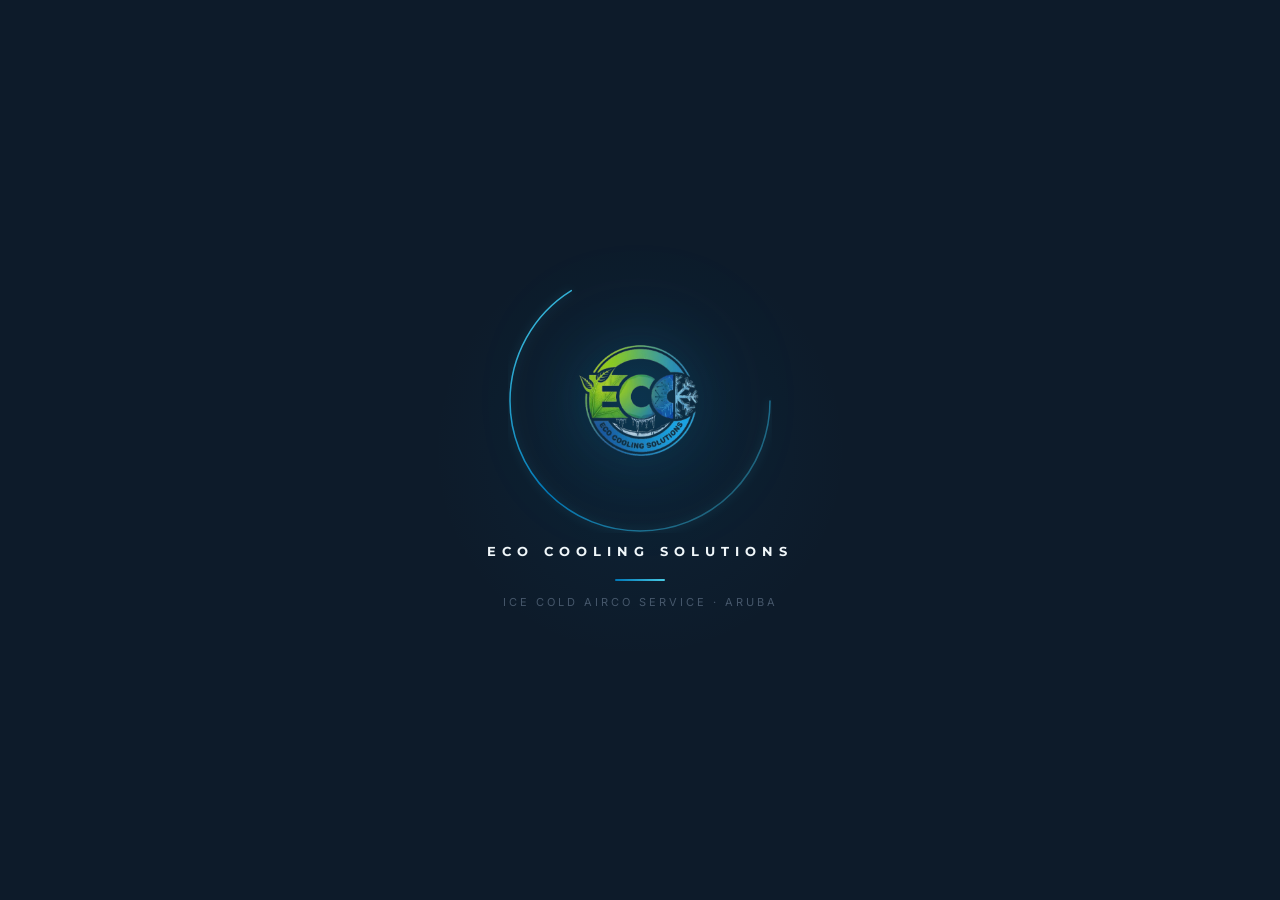
<file: splash-preview.html>
<!DOCTYPE html>
<html lang="en">
<head>
<meta charset="UTF-8">
<meta name="viewport" content="width=device-width, initial-scale=1.0">
<title>Eco Cooling Solutions — Loader Preview</title>
<link rel="preconnect" href="https://fonts.googleapis.com" />
<link rel="preconnect" href="https://fonts.gstatic.com" crossorigin />
<link href="https://fonts.googleapis.com/css2?family=Montserrat:wght@400;500;600;700;800;900&family=Inter:wght@400;500;600&display=swap" rel="stylesheet" />
<style>
  *, *::before, *::after { margin: 0; padding: 0; box-sizing: border-box; }

  :root {
    --primary:       #0077B6;
    --primary-dark:  #023E8A;
    --primary-light: #48CAE4;
    --accent:        #00B4D8;
    --dark:          #0D1B2A;
    --dark-mid:      #1B2A4A;
    --shell-white:   #F0F7FA;
    --text-muted:    #6B7E94;
  }

  html { scroll-behavior: smooth; }
  body {
    font-family: 'Inter', sans-serif;
    background: var(--dark);
    color: var(--shell-white);
    overflow-x: hidden;
    -webkit-font-smoothing: antialiased;
  }
  body.loading { overflow: hidden; }

  /* ===== INTRO LOADER ===== */
  .loader-overlay {
    position: fixed; inset: 0; z-index: 9999;
    background: var(--dark);
    display: flex; flex-direction: column;
    align-items: center; justify-content: center;
    pointer-events: all;
  }
  .loader-overlay.exit {
    animation: loaderExit 1s cubic-bezier(0.77, 0, 0.175, 1) 0.3s forwards;
  }

  /* Logo container */
  .loader-logo {
    width: 220px; height: 220px;
    position: relative;
    opacity: 0;
    transform: scale(0.7);
    animation: loaderLogoIn 1s cubic-bezier(0.16, 1, 0.3, 1) 0.3s forwards;
  }
  .loader-logo img {
    width: 100%; height: 100%;
    object-fit: contain;
    filter: drop-shadow(0 0 30px rgba(0, 119, 182, 0.35)) drop-shadow(0 0 60px rgba(72, 202, 228, 0.15));
  }

  /* Rotating ring around the logo */
  .loader-ring {
    position: absolute; inset: -22px;
    animation: ringRotate 4s linear infinite;
  }
  .loader-ring svg {
    width: 100%; height: 100%;
  }
  .loader-ring .ring-path {
    fill: none;
    stroke: url(#ringGradient);
    stroke-width: 1.5;
    stroke-dasharray: 540;
    stroke-dashoffset: 540;
    stroke-linecap: round;
    animation: drawCircle 1.6s cubic-bezier(0.65, 0, 0.35, 1) 0.6s forwards;
  }
  .loader-ring .ring-glow {
    fill: none;
    stroke: var(--primary-light);
    stroke-width: 4;
    opacity: 0.12;
    filter: blur(5px);
    stroke-dasharray: 540;
    stroke-dashoffset: 540;
    animation: drawCircle 1.6s cubic-bezier(0.65, 0, 0.35, 1) 0.6s forwards;
  }

  /* Wordmark below */
  .loader-wordmark {
    margin-top: 32px;
    font-family: 'Montserrat', sans-serif;
    font-size: 13px; font-weight: 700;
    letter-spacing: 6px; text-transform: uppercase;
    color: var(--shell-white);
    opacity: 0;
    transform: translateY(10px);
    animation: loaderWordmarkIn 0.6s ease 1.4s forwards;
  }

  /* Accent line */
  .loader-line {
    width: 50px; height: 2px;
    background: linear-gradient(90deg, var(--primary), var(--primary-light));
    margin-top: 20px;
    border-radius: 2px;
    transform: scaleX(0);
    animation: loaderLineGrow 0.5s ease 1.7s forwards;
  }

  /* Tagline */
  .loader-tagline {
    margin-top: 14px;
    font-size: 11px;
    letter-spacing: 3px; text-transform: uppercase;
    color: var(--text-muted);
    opacity: 0;
    animation: loaderTagIn 0.5s ease 2.0s forwards;
  }

  /* Ambient glow behind monogram */
  .loader-glow {
    position: absolute;
    width: 420px; height: 420px;
    border-radius: 50%;
    background: radial-gradient(circle, rgba(0,119,182,0.08) 0%, transparent 70%);
    animation: pulseGlow 3s ease-in-out infinite;
    pointer-events: none;
  }

  @keyframes loaderLogoIn {
    to { opacity: 1; transform: scale(1); }
  }
  @keyframes drawCircle {
    to { stroke-dashoffset: 0; }
  }
  @keyframes ringRotate {
    to { transform: rotate(360deg); }
  }
  @keyframes loaderWordmarkIn {
    to { opacity: 1; transform: translateY(0); }
  }
  @keyframes loaderLineGrow {
    to { transform: scaleX(1); }
  }
  @keyframes loaderTagIn {
    to { opacity: 0.6; }
  }
  @keyframes loaderExit {
    0%   { clip-path: inset(0 0 0 0); }
    100% { clip-path: inset(0 0 100% 0); }
  }
  @keyframes pulseGlow {
    0%, 100% { transform: scale(1); opacity: 1; }
    50%      { transform: scale(1.15); opacity: 0.6; }
  }

  /* ===== FAKE PAGE BEHIND (for preview) ===== */
  .fake-page {
    min-height: 100vh;
    background: linear-gradient(180deg, #0D1B2A 0%, #1B2A4A 40%, #0D1B2A 100%);
    display: flex; align-items: center; justify-content: center;
    flex-direction: column; gap: 16px;
    opacity: 0;
    transition: opacity 0.8s ease;
  }
  body.page-ready .fake-page { opacity: 1; }

  .fake-page h1 {
    font-family: 'Montserrat', sans-serif;
    font-size: clamp(1.4rem, 4vw, 2.4rem);
    font-weight: 800;
    color: #fff;
    opacity: 0;
    transform: translateY(20px);
    animation: fadeUp 0.8s ease forwards;
    animation-play-state: paused;
  }
  .fake-page p {
    font-size: clamp(0.85rem, 1.8vw, 1.05rem);
    color: rgba(255,255,255,.45);
    opacity: 0;
    transform: translateY(20px);
    animation: fadeUp 0.8s ease 0.2s forwards;
    animation-play-state: paused;
  }
  body.page-ready .fake-page h1,
  body.page-ready .fake-page p {
    animation-play-state: running;
  }
  @keyframes fadeUp {
    from { opacity: 0; transform: translateY(20px); }
    to   { opacity: 1; transform: translateY(0); }
  }

  /* Replay button */
  .replay-btn {
    position: fixed; bottom: 24px; right: 24px; z-index: 100000;
    padding: 10px 22px;
    border: 2px solid rgba(72, 202, 228, 0.4);
    background: rgba(13, 27, 42, 0.9);
    color: var(--primary-light);
    font-family: 'Montserrat', sans-serif;
    font-weight: 600; font-size: 0.8rem;
    letter-spacing: 0.08em;
    border-radius: 50px;
    cursor: pointer;
    backdrop-filter: blur(8px);
    transition: all 0.3s ease;
    display: none;
  }
  .replay-btn:hover {
    background: rgba(72, 202, 228, 0.1);
    border-color: var(--primary-light);
    transform: scale(1.04);
  }
</style>
</head>
<body class="loading">

<!-- ── INTRO LOADER ──────────────────────────── -->
<div class="loader-overlay" id="loader">
  <div class="loader-glow"></div>
  <div style="display:flex; flex-direction:column; align-items:center; position:relative; z-index:1;">
    <div class="loader-logo">
      <img src="ecs-logo.png" alt="Eco Cooling Solutions" />
      <div class="loader-ring">
        <svg viewBox="0 0 264 264" xmlns="http://www.w3.org/2000/svg">
          <defs>
            <linearGradient id="ringGradient" x1="0%" y1="0%" x2="100%" y2="100%">
              <stop offset="0%" stop-color="#48CAE4" />
              <stop offset="50%" stop-color="#0077B6" />
              <stop offset="100%" stop-color="#48CAE4" stop-opacity="0.2" />
            </linearGradient>
          </defs>
          <circle class="ring-glow" cx="132" cy="132" r="130" />
          <circle class="ring-path" cx="132" cy="132" r="130" />
        </svg>
      </div>
    </div>
    <div class="loader-wordmark">Eco Cooling Solutions</div>
    <div class="loader-line"></div>
    <div class="loader-tagline">Ice Cold Airco Service &middot; Aruba</div>
  </div>
</div>

<!-- ── Fake page content (preview only) ─────── -->
<div class="fake-page">
  <h1>Welcome to Eco Cooling Solutions</h1>
  <p>Your site content loads smoothly behind the intro.</p>
</div>

<!-- Replay button -->
<button class="replay-btn" id="replayBtn">&#x21bb; Replay</button>

<script>
  const loader = document.getElementById('loader');
  const replay = document.getElementById('replayBtn');
  const LOADER_HOLD = 3000;
  const LOADER_EXIT = 1300;

  function runLoader() {
    setTimeout(() => {
      loader.classList.add('exit');
      setTimeout(() => {
        document.body.classList.remove('loading');
        document.body.classList.add('page-ready');
        setTimeout(() => {
          loader.style.display = 'none';
          replay.style.display = 'block';
        }, 200);
      }, LOADER_EXIT);
    }, LOADER_HOLD);
  }

  runLoader();

  replay.addEventListener('click', () => {
    replay.style.display = 'none';
    document.body.classList.add('loading');
    document.body.classList.remove('page-ready');

    // Reset loader
    loader.style.display = '';
    loader.classList.remove('exit');

    // Force re-trigger all animations by cloning
    const parent = loader.parentNode;
    const clone = loader.cloneNode(true);
    clone.id = 'loader';
    clone.classList.remove('exit');
    parent.replaceChild(clone, loader);

    // Re-bind
    const newLoader = document.getElementById('loader');
    setTimeout(() => {
      newLoader.classList.add('exit');
      setTimeout(() => {
        document.body.classList.remove('loading');
        document.body.classList.add('page-ready');
        setTimeout(() => {
          newLoader.style.display = 'none';
          replay.style.display = 'block';
        }, 200);
      }, LOADER_EXIT);
    }, LOADER_HOLD);
  });
</script>
</body>
</html>
</file>
<file: shared.css>
/* ============================================================
   ECO COOLING SOLUTIONS — SHARED DESIGN SYSTEM
   shared.css — v2.0
============================================================ */

/* ============================================================
   DESIGN TOKENS
============================================================ */
:root {
    --primary:        #0077B6;
    --primary-dark:   #023E8A;
    --primary-light:  #0096C7;
    --accent:         #00B4D8;
    --accent-light:   #CAF0F8;
    --cta:            #F77F00;
    --cta-hover:      #D96B00;
    --dark:           #0D1B2A;
    --dark-mid:       #1B2A4A;
    --surface:        #F0F7FA;
    --surface-alt:    #E8F4FA;
    --white:          #FFFFFF;
    --text:           #1A2535;
    --text-mid:       #3D5066;
    --text-light:     #6B7E94;
    --border:         #D4E6F1;
    --success:        #22C55E;
    --wa-green:       #25D366;

    --shadow-sm:   0 1px 4px rgba(0,60,110,.08);
    --shadow-md:   0 4px 16px rgba(0,60,110,.12);
    --shadow-lg:   0 8px 32px rgba(0,60,110,.15);
    --shadow-xl:   0 16px 48px rgba(0,60,110,.18);

    --r-sm:  6px;
    --r-md:  12px;
    --r-lg:  20px;
    --r-xl:  28px;
    --r-full: 999px;

    --s1:  4px;   --s2:  8px;   --s3:  12px;
    --s4:  16px;  --s5:  24px;  --s6:  32px;
    --s7:  48px;  --s8:  64px;  --s9:  96px;

    --font-head: 'Montserrat', sans-serif;
    --font-body: 'Inter', sans-serif;

    --ease-out: cubic-bezier(0.16, 1, 0.3, 1);
    --t-fast:   150ms;
    --t-base:   250ms;
    --t-slow:   400ms;
}

/* ============================================================
   RESET
============================================================ */
*, *::before, *::after { margin: 0; padding: 0; box-sizing: border-box; }
html { scroll-behavior: smooth; -webkit-text-size-adjust: 100%; }
body {
    font-family: var(--font-body);
    font-size: 16px;
    line-height: 1.6;
    color: var(--text);
    background: var(--white);
    overflow-x: hidden;
}
h1,h2,h3,h4,h5,h6 { font-family: var(--font-head); line-height: 1.2; }
a { text-decoration: none; color: inherit; }
img { max-width: 100%; display: block; }
button { font-family: inherit; cursor: pointer; border: none; background: none; }
.container { max-width: 1180px; margin: 0 auto; padding: 0 var(--s5); }

/* ============================================================
   BUTTONS
============================================================ */
.btn {
    display: inline-flex;
    align-items: center;
    gap: var(--s2);
    font-family: var(--font-head);
    font-weight: 700;
    font-size: 14px;
    letter-spacing: .3px;
    border-radius: var(--r-full);
    padding: 14px 28px;
    transition: all var(--t-base) var(--ease-out);
    cursor: pointer;
    border: 2px solid transparent;
    min-height: 48px;
    white-space: nowrap;
}
.btn-primary {
    background: var(--cta);
    color: var(--white);
    box-shadow: 0 4px 16px rgba(247,127,0,.3);
}
.btn-primary:hover {
    background: var(--cta-hover);
    transform: translateY(-2px);
    box-shadow: 0 8px 24px rgba(247,127,0,.4);
}
.btn-primary:active { transform: translateY(0); }
.btn-outline {
    background: transparent;
    color: var(--white);
    border-color: rgba(255,255,255,.6);
}
.btn-outline:hover {
    background: rgba(255,255,255,.15);
    border-color: var(--white);
}
.btn-blue {
    background: var(--primary);
    color: var(--white);
    box-shadow: var(--shadow-md);
}
.btn-blue:hover {
    background: var(--primary-dark);
    transform: translateY(-2px);
    box-shadow: var(--shadow-lg);
}
.btn-wa {
    background: var(--wa-green);
    color: var(--white);
    box-shadow: 0 4px 16px rgba(37,211,102,.35);
}
.btn-wa:hover {
    background: #1da851;
    transform: translateY(-2px);
}
.btn-white-solid {
    background: var(--white);
    color: var(--cta);
    font-family: var(--font-head);
    font-weight: 700;
}
.btn-white-solid:hover {
    background: rgba(255,255,255,.9);
    transform: translateY(-2px);
}

/* ============================================================
   HEADER
============================================================ */
.header {
    position: fixed;
    top: 0; left: 0; right: 0;
    z-index: 1000;
    transition: all var(--t-base) var(--ease-out);
    padding: var(--s3) 0;
    background: rgba(255,255,255,.97);
    backdrop-filter: blur(12px);
    -webkit-backdrop-filter: blur(12px);
    box-shadow: var(--shadow-md);
}
.header.transparent {
    background: transparent;
    box-shadow: none;
}
.header.transparent.scrolled {
    background: rgba(255,255,255,.97);
    box-shadow: var(--shadow-md);
}
.header-inner {
    display: flex;
    align-items: center;
    justify-content: space-between;
    gap: var(--s4);
}
.logo {
    display: flex;
    align-items: center;
    gap: var(--s3);
    flex-shrink: 0;
}
.logo-img {
    width: 52px; height: 52px;
    border-radius: 50%;
    overflow: hidden;
    background: var(--surface);
    padding: 2px;
    box-shadow: var(--shadow-sm);
    transition: transform var(--t-base) var(--ease-out);
}
.logo:hover .logo-img { transform: rotate(5deg) scale(1.06); }
.logo-img img { width: 100%; height: 100%; object-fit: contain; }
.logo-name {
    display: block;
    font-family: var(--font-head);
    font-size: 15px;
    font-weight: 800;
    color: var(--primary-dark);
    line-height: 1.2;
}
.logo-tag {
    font-size: 10px;
    font-weight: 600;
    text-transform: uppercase;
    letter-spacing: 1.5px;
    color: var(--accent);
}
.header.transparent .logo-name { color: var(--white); }
.header.transparent .logo-tag  { color: var(--accent-light); }
.header.transparent.scrolled .logo-name { color: var(--primary-dark); }
.header.transparent.scrolled .logo-tag  { color: var(--accent); }

.nav { display: flex; align-items: center; gap: var(--s1); }
.nav a {
    padding: var(--s2) var(--s3);
    font-size: 14px;
    font-weight: 600;
    color: var(--text-mid);
    border-radius: var(--r-sm);
    transition: all var(--t-fast);
}
.nav a:hover, .nav a.active {
    color: var(--primary);
    background: var(--surface);
}
.header.transparent .nav a { color: rgba(255,255,255,.85); }
.header.transparent .nav a:hover,
.header.transparent .nav a.active {
    color: var(--white);
    background: rgba(255,255,255,.15);
}
.header.transparent.scrolled .nav a { color: var(--text-mid); }
.header.transparent.scrolled .nav a:hover,
.header.transparent.scrolled .nav a.active {
    color: var(--primary);
    background: var(--surface);
}

.header-actions {
    display: flex;
    align-items: center;
    gap: var(--s2);
    flex-shrink: 0;
}
.icon-btn {
    width: 40px; height: 40px;
    border-radius: 50%;
    display: flex;
    align-items: center;
    justify-content: center;
    border: 1.5px solid var(--border);
    color: var(--text-mid);
    transition: all var(--t-fast);
    cursor: pointer;
}
.icon-btn:hover {
    border-color: var(--primary);
    color: var(--primary);
    background: var(--surface);
}
.icon-btn.wa { border-color: rgba(37,211,102,.4); color: var(--wa-green); }
.icon-btn.wa:hover { background: rgba(37,211,102,.08); border-color: var(--wa-green); }
.icon-btn svg { width: 18px; height: 18px; }

.header.transparent .icon-btn {
    border-color: rgba(255,255,255,.35);
    color: rgba(255,255,255,.85);
}
.header.transparent .icon-btn:hover {
    border-color: var(--white);
    color: var(--white);
    background: rgba(255,255,255,.12);
}
.header.transparent.scrolled .icon-btn {
    border-color: var(--border);
    color: var(--text-mid);
}

.hamburger {
    display: none;
    flex-direction: column;
    gap: 5px;
    cursor: pointer;
    padding: var(--s2);
    border-radius: var(--r-sm);
}
.hamburger span {
    display: block;
    width: 22px; height: 2px;
    background: var(--dark-mid);
    border-radius: 2px;
    transition: all var(--t-base);
}
.header.transparent .hamburger span { background: var(--white); }
.header.transparent.scrolled .hamburger span { background: var(--dark-mid); }
.hamburger.open span:nth-child(1) { transform: translateY(7px) rotate(45deg); }
.hamburger.open span:nth-child(2) { opacity: 0; }
.hamburger.open span:nth-child(3) { transform: translateY(-7px) rotate(-45deg); }

.mobile-nav {
    display: none;
    position: fixed;
    top: 0; left: 0; right: 0; bottom: 0;
    background: var(--dark);
    z-index: 999;
    flex-direction: column;
    justify-content: center;
    align-items: center;
    gap: var(--s4);
    opacity: 0;
    pointer-events: none;
    transition: opacity var(--t-base);
}
.mobile-nav.open { opacity: 1; pointer-events: all; }
.mobile-nav a {
    font-family: var(--font-head);
    font-size: 26px;
    font-weight: 700;
    color: rgba(255,255,255,.7);
    transition: color var(--t-fast);
}
.mobile-nav a:hover { color: var(--white); }
.mobile-nav .btn { margin-top: var(--s4); }

/* ============================================================
   PAGE HEADER BANNER (for inner pages)
============================================================ */
.page-banner {
    padding: 100px 0 64px;
    margin-top: 0;
    padding-top: 140px;
    background: linear-gradient(135deg, var(--primary-dark) 0%, var(--primary) 60%, var(--accent) 100%);
    text-align: center;
    position: relative;
    overflow: hidden;
}
.page-banner::before {
    content: '';
    position: absolute;
    top: -80px; right: -80px;
    width: 400px; height: 400px;
    border-radius: 50%;
    background: radial-gradient(circle, rgba(0,180,216,.25), transparent 70%);
}
.page-banner .section-label { color: var(--accent-light); }
.page-banner h1 {
    font-size: clamp(30px, 5vw, 52px);
    font-weight: 900;
    color: var(--white);
    margin-bottom: var(--s3);
}
.page-banner p {
    font-size: 17px;
    color: rgba(255,255,255,.8);
    max-width: 540px;
    margin: 0 auto;
}
.page-banner-wave {
    position: absolute;
    bottom: -2px; left: 0; right: 0;
    line-height: 0;
}
.page-banner-wave svg { width: 100%; height: 60px; }

/* ============================================================
   SECTION UTILITIES
============================================================ */
.section-label {
    display: inline-block;
    font-size: 11px;
    font-weight: 700;
    letter-spacing: 2px;
    text-transform: uppercase;
    color: var(--accent);
    margin-bottom: var(--s3);
}
.section-title {
    font-size: clamp(24px, 3.5vw, 36px);
    font-weight: 800;
    color: var(--dark);
    margin-bottom: var(--s3);
}
.section-sub {
    font-size: 16px;
    color: var(--text-light);
    max-width: 560px;
    line-height: 1.7;
}
.section-header { margin-bottom: var(--s7); }
.section-header.centered { text-align: center; }
.section-header.centered .section-sub { margin: 0 auto; }

.underline-deco {
    display: inline-block;
    position: relative;
}
.underline-deco::after {
    content: '';
    position: absolute;
    bottom: -6px; left: 0; right: 0;
    height: 3px;
    background: linear-gradient(90deg, var(--primary), var(--accent));
    border-radius: var(--r-full);
}

/* ============================================================
   CTA BAND
============================================================ */
.cta-band {
    padding: var(--s8) 0;
    background: linear-gradient(135deg, var(--cta) 0%, #e55f00 100%);
    position: relative;
    overflow: hidden;
}
.cta-band::before {
    content: '';
    position: absolute;
    top: -60px; right: -60px;
    width: 300px; height: 300px;
    border-radius: 50%;
    background: rgba(255,255,255,.1);
}
.cta-band-inner {
    display: flex;
    align-items: center;
    justify-content: space-between;
    gap: var(--s5);
    flex-wrap: wrap;
}
.cta-band h2 {
    font-size: clamp(22px, 3vw, 32px);
    font-weight: 800;
    color: var(--white);
    margin-bottom: var(--s2);
}
.cta-band p {
    font-size: 15px;
    color: rgba(255,255,255,.8);
}
.cta-band-btns {
    display: flex;
    gap: var(--s3);
    flex-wrap: wrap;
    flex-shrink: 0;
}

/* ============================================================
   FOOTER
============================================================ */
.footer {
    background: var(--dark);
    padding: var(--s8) 0 var(--s6);
    color: rgba(255,255,255,.65);
}
.footer-grid {
    display: grid;
    grid-template-columns: 2fr 1fr 1fr 1.4fr;
    gap: var(--s7);
    margin-bottom: var(--s7);
    padding-bottom: var(--s7);
    border-bottom: 1px solid rgba(255,255,255,.08);
}
.footer-brand-desc {
    font-size: 14px;
    line-height: 1.7;
    margin: var(--s4) 0 var(--s5);
    max-width: 280px;
}
.footer-social { display: flex; gap: var(--s2); }
.footer-social a {
    width: 38px; height: 38px;
    border-radius: 50%;
    background: rgba(255,255,255,.07);
    border: 1px solid rgba(255,255,255,.1);
    display: flex;
    align-items: center;
    justify-content: center;
    color: rgba(255,255,255,.6);
    transition: all var(--t-fast);
}
.footer-social a:hover { background: var(--primary); border-color: var(--primary); color: var(--white); }
.footer-social a svg { width: 16px; height: 16px; fill: currentColor; }
.footer-col h4 {
    font-size: 13px;
    font-weight: 700;
    letter-spacing: 1px;
    text-transform: uppercase;
    color: var(--white);
    margin-bottom: var(--s4);
}
.footer-col ul { list-style: none; }
.footer-col ul li + li { margin-top: var(--s3); }
.footer-col ul a { font-size: 14px; color: rgba(255,255,255,.55); transition: color var(--t-fast); }
.footer-col ul a:hover { color: var(--white); }
.footer-contact-item {
    display: flex;
    align-items: flex-start;
    gap: var(--s3);
    font-size: 14px;
    margin-bottom: var(--s3);
}
.footer-contact-item svg { width: 16px; height: 16px; color: var(--accent); flex-shrink: 0; margin-top: 2px; }
.footer-bottom {
    display: flex;
    justify-content: space-between;
    align-items: center;
    gap: var(--s4);
    flex-wrap: wrap;
}
.footer-bottom p { font-size: 13px; color: rgba(255,255,255,.4); }

/* ============================================================
   WHATSAPP FLOAT
============================================================ */
.wa-float {
    position: fixed;
    bottom: 28px; right: 28px;
    width: 58px; height: 58px;
    border-radius: 50%;
    background: var(--wa-green);
    color: var(--white);
    display: flex;
    align-items: center;
    justify-content: center;
    box-shadow: 0 6px 24px rgba(37,211,102,.45);
    z-index: 998;
    transition: all var(--t-base);
    animation: wa-pulse 3s ease-in-out infinite;
}
.wa-float:hover { transform: scale(1.1); box-shadow: 0 8px 32px rgba(37,211,102,.55); }
.wa-float svg { width: 28px; height: 28px; fill: var(--white); }
@keyframes wa-pulse {
    0%,100% { box-shadow: 0 6px 24px rgba(37,211,102,.45); }
    50%      { box-shadow: 0 6px 36px rgba(37,211,102,.65); }
}

/* ============================================================
   SCROLL REVEAL
============================================================ */
.reveal {
    opacity: 0;
    transform: translateY(24px);
    transition: opacity .6s var(--ease-out), transform .6s var(--ease-out);
}
.reveal.visible { opacity: 1; transform: none; }
.reveal-delay-1 { transition-delay: .1s; }
.reveal-delay-2 { transition-delay: .2s; }
.reveal-delay-3 { transition-delay: .3s; }

/* ============================================================
   RESPONSIVE
============================================================ */
@media (max-width: 768px) {
    .nav { display: none; }
    .header-actions .icon-btn:not(.wa) { display: none; }
    .header-actions .btn { display: none; }
    .hamburger { display: flex; }
    .mobile-nav { display: flex; }
    .footer-grid { grid-template-columns: 1fr; gap: var(--s5); }
    .footer-bottom { flex-direction: column; text-align: center; }
    .cta-band-inner { flex-direction: column; text-align: center; }
    .cta-band-btns { justify-content: center; }
}
@media (max-width: 1024px) {
    .footer-grid { grid-template-columns: 1fr 1fr; }
}
</file>
